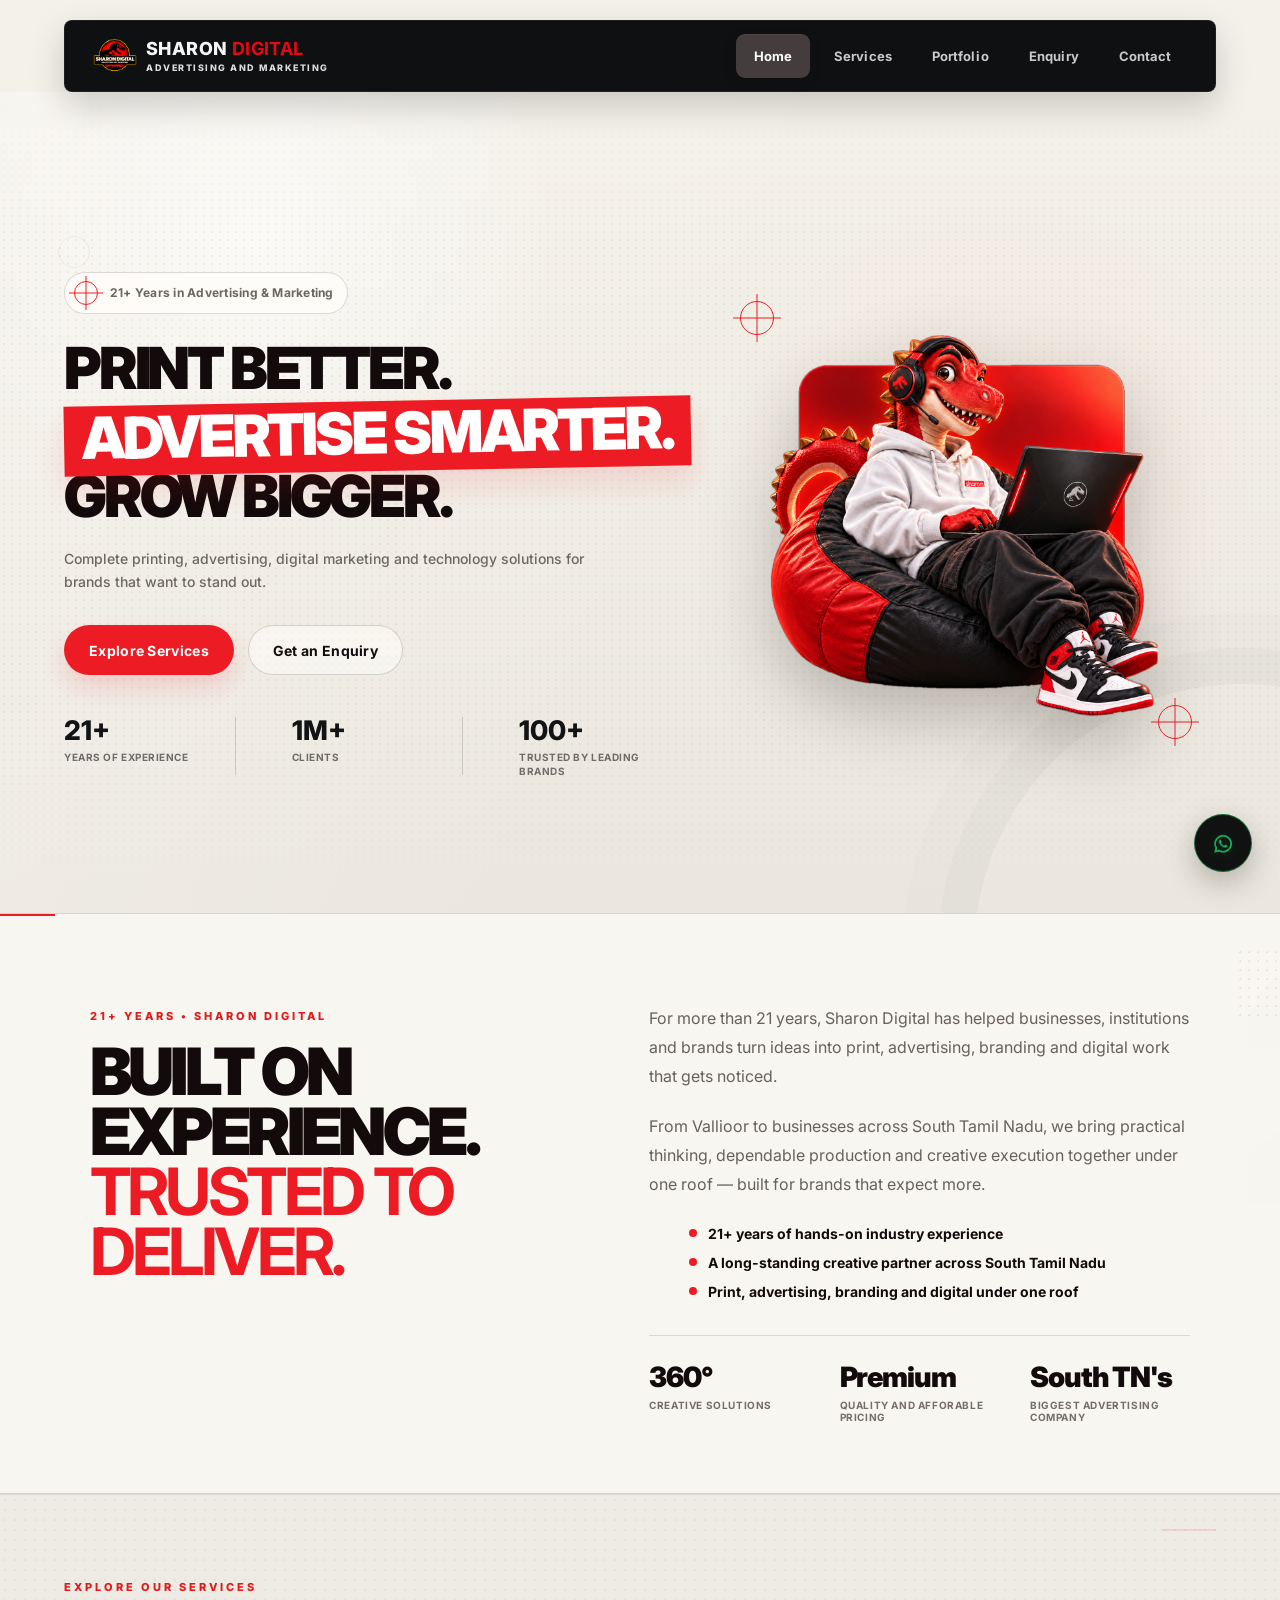
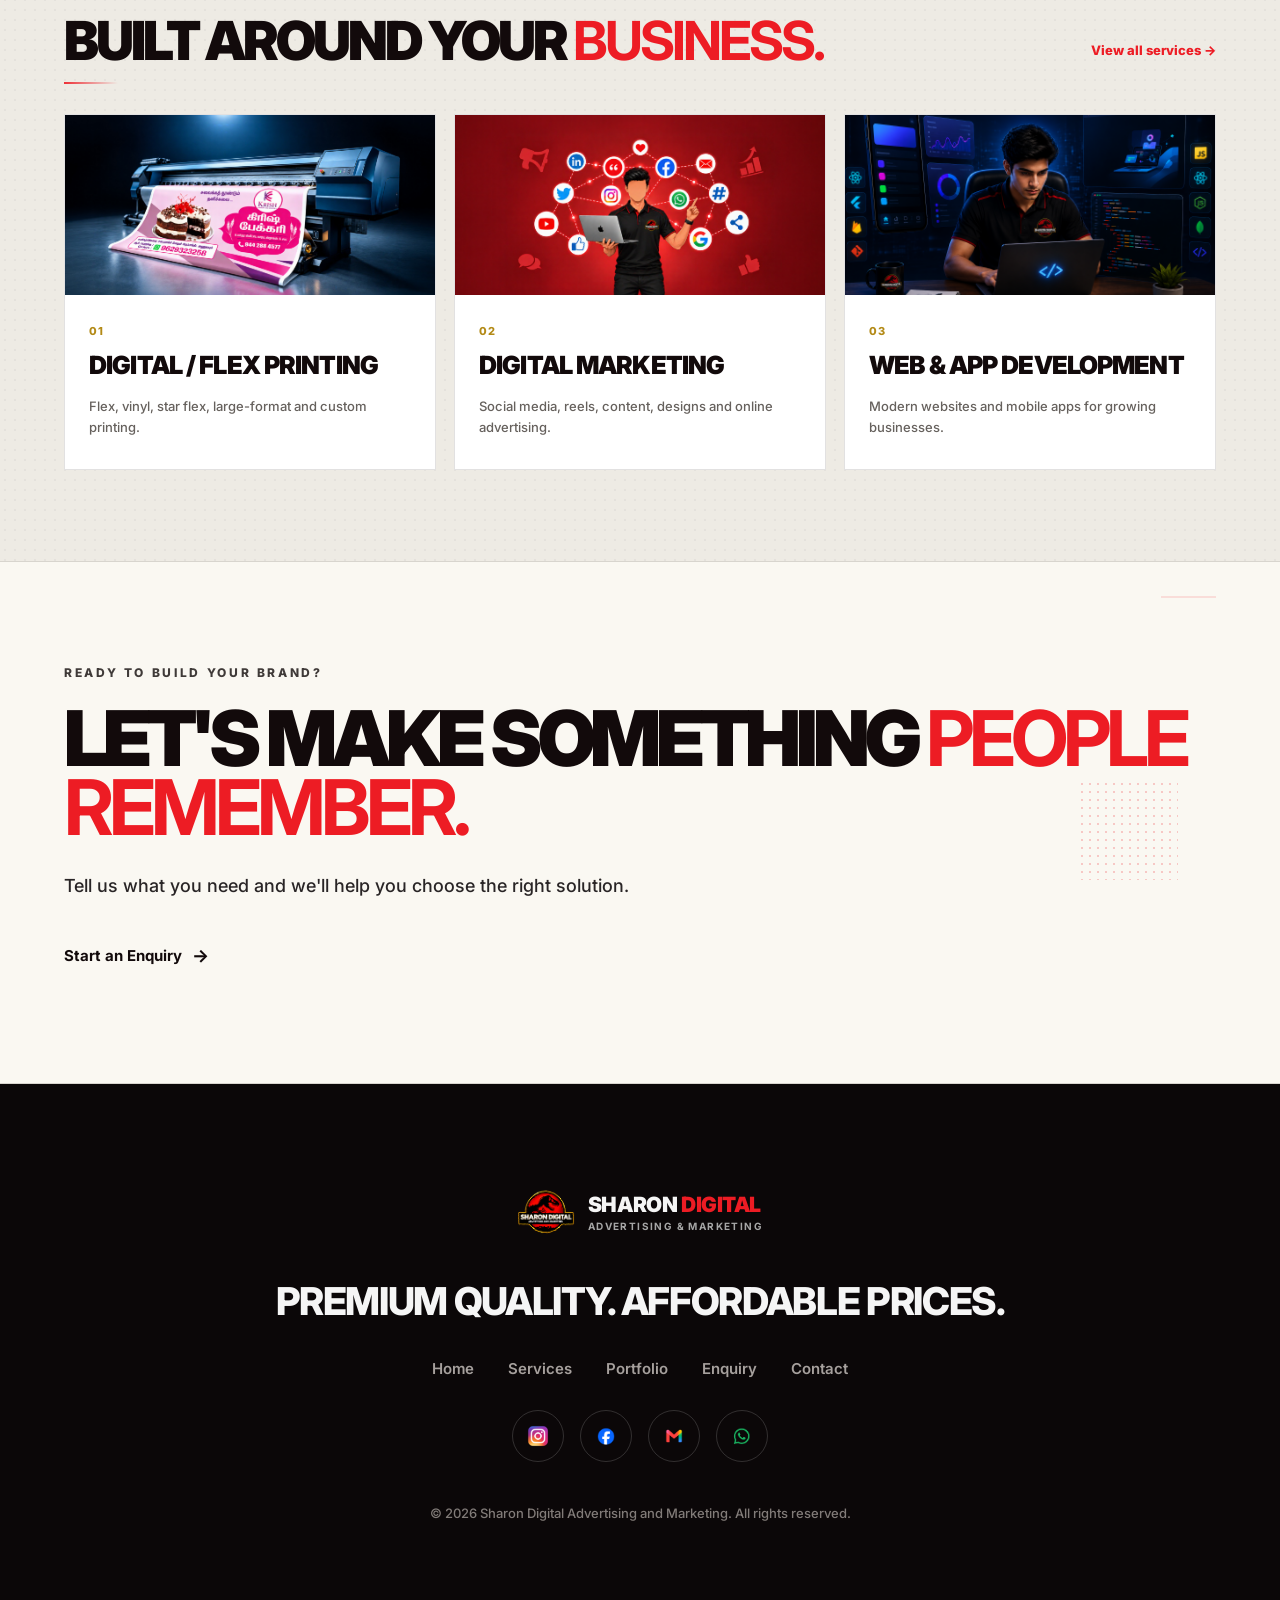
<file: index.html>
<!doctype html>
<html lang="en">
<head>
<meta charset="utf-8">
<meta name="viewport" content="width=device-width, initial-scale=1">
<meta name="description" content="Sharon Digital Advertising and Marketing in Vallioor, Tirunelveli, offers flex printing, banner printing, digital printing, visiting cards, signage, graphic design and digital marketing.">
<title>Sharon Digital | Advertising & Marketing</title>
<meta name="robots" content="index, follow">
<meta name="author" content="Sharon Digital Advertising and Marketing">
<meta name="keywords" content="Sharon Digital Vallioor, Sharon Digital Advertising and Marketing, Sharon Digital Vallioor Tirunelveli, Sharon Digital near me, Advertising agency in Vallioor, Printing shop in Vallioor, Flex printing Vallioor, Banner printing Tirunelveli, Visiting card printing Vallioor, Digital printing Vallioor, Offset printing Tirunelveli, Wedding invitation printing Vallioor, Photo printing Vallioor, Vinyl sticker printing Vallioor, Poster printing Vallioor, Brochure printing Tirunelveli, Digital marketing Vallioor, Digital marketing near me, Digital marketing agency Vallioor, Digital marketing services Tirunelveli, Social media marketing Vallioor, Social media design Vallioor, Graphic design Vallioor, Logo design Vallioor, Business branding Vallioor, Online advertising agency Tirunelveli, Advertising agency in Tirunelveli, Sign board makers Vallioor, LED board makers Tirunelveli, Hoarding advertising Tirunelveli, Shop name board Vallioor, Promotional banner design Vallioor, School and college banner printing Tirunelveli">
<link rel="canonical" href="https://www.sharondigital.in/">
<link rel="stylesheet" href="assets/style.css">
<link rel="icon" type="image/png" href="/assets/images/favicon.png">

<script type="application/ld+json">
{
  "@context": "https://schema.org",
  "@type": "WebSite",
  "name": "Sharon Digital",
  "alternateName": "Sharon Digital Advertising and Marketing",
  "url": "https://www.sharondigital.in/"
}
</script>
<script type="application/ld+json">
{
  "@context": "https://schema.org",
  "@type": "Organization",
  "name": "Sharon Digital",
  "url": "https://www.sharondigital.in/",
  "logo": "https://www.sharondigital.in/assets/images/logo.png"
}
</script>

<meta property="og:site_name" content="Sharon Digital">
<style>

/* =========================================================
   HOME HERO — MERGED FROM CLAUDE HERO REFERENCE
   Only the first/home hero is changed. Existing site pages
   remain on the current Sharon Digital system.
========================================================= */
.home-page{
  --home-paper:#f4f1e9;
  --home-paper-2:#ebe7de;
  --home-ink:#120a0b;
  --home-muted:#6d6862;
  --home-red:#ed1c24;
  background:var(--home-paper);
  color:var(--home-ink);
}
.home-page .nav{
  background:rgba(244,241,233,.92);
  border-bottom:1px solid rgba(18,10,11,.10);
  backdrop-filter:blur(16px) saturate(135%);
}
.home-page .nav .brand span{color:var(--home-ink)!important;font-weight:800}
.home-page .nav .brand b{color:var(--home-red)!important}
.home-page .nav .brand small{color:#FFFFFF!important}
.home-page .nav nav a{color:var(--home-ink)}
.home-page .nav nav a.active,.home-page .nav nav a:hover{color:var(--home-red)}
.home-page .nav nav a.active:after{background:var(--home-red)}

.home-page .home-hero{
  position:relative;
  min-height:calc(100svh - 78px);
  display:grid;
  place-items:center;
  overflow:hidden;
  isolation:isolate;
  background:linear-gradient(180deg,var(--home-paper),var(--home-paper-2));
}
.home-page .home-hero .halftone{
  position:absolute;
  inset:0;
  z-index:-2;
  pointer-events:none;
  opacity:.72;
  background-image:radial-gradient(rgba(18,10,11,.075) 1px,transparent 1.35px);
  background-size:8px 8px;
  -webkit-mask-image:linear-gradient(180deg,transparent 0%,#000 18%,#000 78%,transparent 100%);
  mask-image:linear-gradient(180deg,transparent 0%,#000 18%,#000 78%,transparent 100%);
}
.home-page .home-hero::before{
  content:"";
  position:absolute;
  inset:0;
  z-index:-3;
  pointer-events:none;
  background:
    radial-gradient(circle at 78% 44%,rgba(237,28,36,.045),transparent 24%),
    radial-gradient(circle at 20% 18%,rgba(255,255,255,.60),transparent 25%),
    linear-gradient(115deg,rgba(255,255,255,.28),transparent 55%);
}
.home-page .home-hero::after{
  content:"";
  position:absolute;
  width:42vw;height:42vw;
  right:-18vw;bottom:-24vw;
  border-radius:50%;
  border:1px solid rgba(18,10,11,.045);
  box-shadow:0 0 0 35px rgba(18,10,11,.018),0 0 0 70px rgba(18,10,11,.012);
  z-index:-1;
  pointer-events:none;
}
.home-page .home-hero-layout{
  width:min(1500px,90vw);
  display:grid;
  grid-template-columns:1.05fr .95fr;
  align-items:center;
  gap:40px;
  position:relative;
  z-index:2;
  padding:40px 0;
}
.home-page .home-hero-layout::before,
.home-page .home-hero-layout::after{
  content:"";
  position:absolute;
  pointer-events:none;
  color:rgba(18,10,11,.055);
}
.home-page .home-hero-layout::before{
  width:32px;height:32px;
  left:-6px;top:1%;
  border:1px solid currentColor;
  border-radius:50%;
  box-shadow:0 0 0 12px transparent;
}
.home-page .home-hero-layout::after{
  width:1px;height:90%;
  right:12%;
  top:5%;
  background:linear-gradient(transparent,currentColor,transparent);
}
.home-page .home-copy{position:relative;z-index:3}
.home-page .home-badge{
  display:inline-flex;
  align-items:center;
  gap:12px;
  padding:8px 13px 8px 9px;
  border:1px solid rgba(18,10,11,.14);
  border-radius:999px;
  background:rgba(255,253,249,.82);
  color:#6c665f;
  font-size:12px;
  font-weight:700;
  letter-spacing:.02em;
}
.home-page .home-badge .regmark{
  width:24px;height:24px;
  border:1.3px solid var(--home-red);
  border-radius:50%;
  position:relative;
  flex:0 0 auto;
}
.home-page .home-badge .regmark::before,
.home-page .home-badge .regmark::after{
  content:"";position:absolute;background:var(--home-red);
}
.home-page .home-badge .regmark::before{left:50%;top:-6px;bottom:-6px;width:1px;transform:translateX(-50%)}
.home-page .home-badge .regmark::after{top:50%;left:-6px;right:-6px;height:1px;transform:translateY(-50%)}

.home-page .home-title{
  margin:28px 0 0;
  max-width:760px;
  color:var(--home-ink);
  font-family:Inter,Arial,sans-serif;
  font-size:clamp(55px,6.2vw,100px);
  line-height:.89;
  letter-spacing:-.055em;
  font-weight:900;
  text-transform:uppercase;
}
.home-page .home-title .line{display:block;white-space:nowrap}
.home-page .home-title .stamp{
  display:inline-block;
  margin-top:6px;
  padding:6px 18px 11px;
  background:var(--home-red);
  color:#fff;
  transform:rotate(-1.05deg);
  box-shadow:0 16px 28px rgba(237,28,36,.12);
}
.home-page .home-description{
  max-width:560px;
  margin:30px 0 0;
  color:var(--home-muted);
  font-size:16px;
  line-height:1.7;
  font-weight:500;
}
.home-page .home-hero .actions{
  display:flex;
  flex-wrap:wrap;
  gap:14px;
  margin-top:32px;
}
.home-page .home-hero .actions .btn{
  position:relative;
  display:inline-flex;
  align-items:center;
  justify-content:center;
  min-height:50px;
  padding:14px 24px;
  border-radius:999px;
  font-family:Inter,Arial,sans-serif;
  font-size:14px;
  font-weight:700;
  border:1px solid transparent;
  overflow:hidden;
  transition:transform .3s cubic-bezier(.16,.84,.32,1),box-shadow .3s ease,border-color .3s ease;
}
.home-page .home-hero .actions .btn.primary{
  color:#fff;
  background:var(--home-red);
  box-shadow:0 12px 24px rgba(237,28,36,.16);
}
.home-page .home-hero .actions .btn.primary:hover{transform:translateY(-2px);box-shadow:0 18px 32px rgba(237,28,36,.22)}
.home-page .home-hero .actions .btn.ghost{
  color:var(--home-ink);
  background:rgba(255,253,249,.55);
  border-color:rgba(18,10,11,.16);
}
.home-page .home-hero .actions .btn.ghost:hover{transform:translateY(-2px);border-color:var(--home-ink)}

.home-page .home-hero .home-stats{
  display:flex;
  gap:0;
  margin-top:42px;
}
.home-page .home-hero .home-stat{
  padding-right:28px;
  margin-right:28px;
  border-right:1px solid rgba(18,10,11,.13);
}
.home-page .home-hero .home-stat:last-child{border-right:0;margin-right:0;padding-right:0}
.home-page .home-hero .home-stat strong{
  display:block;
  font-family:Inter,Arial,sans-serif;
  font-size:30px;
  line-height:1;
  font-weight:800;
  color:var(--home-ink);
}
.home-page .home-hero .home-stat span{
  display:block;
  margin-top:7px;
  color:#706a64;
  font-size:10.5px;
  line-height:1.3;
  font-weight:700;
  letter-spacing:.04em;
  text-transform:uppercase;
}

.home-page .home-visual{
  position:relative;
  display:grid;
  place-items:center;
  min-height:510px;
}
.home-page .home-visual-plate{
  display:none !important;
}
.home-page .home-visual-plate::before{
  content:"";
  position:absolute;
  inset:0;
  opacity:.55;
  background-image:radial-gradient(rgba(244,241,233,.13) 1px,transparent 1.35px);
  background-size:10px 10px;
}
.home-page .home-visual-ring{
  position:absolute;
  width:63%;
  aspect-ratio:1/1;
  border:1px dashed rgba(18,10,11,.25);
  border-radius:50%;
  animation:sd-home-ring 28s linear infinite;
}
@keyframes sd-home-ring{to{transform:rotate(360deg)}}
.home-page .home-dino{
  position:relative;
  z-index:3;
  width:min(96%,570px);
  filter:drop-shadow(0 28px 34px rgba(18,10,11,.25));
  animation:sd-home-dino 5.8s ease-in-out infinite;
}
@keyframes sd-home-dino{
  0%,100%{transform:translate3d(0,0,0)}
  50%{transform:translate3d(0,-7px,0)}
}
.home-page .home-reg{
  position:absolute;
  width:34px;height:34px;
  border:1.3px solid var(--home-red);
  border-radius:50%;
  color:var(--home-red);
  z-index:4;
}
.home-page .home-reg::before,
.home-page .home-reg::after{
  content:"";position:absolute;background:currentColor;
}
.home-page .home-reg::before{left:50%;top:-8px;bottom:-8px;width:1px;transform:translateX(-50%)}
.home-page .home-reg::after{top:50%;left:-8px;right:-8px;height:1px;transform:translateY(-50%)}
.home-page .home-reg.r1{top:6%;left:2%}
.home-page .home-reg.r2{bottom:8%;right:0}
.home-page .home-scroll{
  position:absolute;
  left:5vw;
  bottom:20px;
  display:flex;
  align-items:center;
  gap:10px;
  color:#77716a;
  font-size:10px;
  font-weight:700;
  letter-spacing:.14em;
  text-transform:uppercase;
}
.home-page .home-scroll i{
  width:1px;height:34px;
  background:linear-gradient(var(--home-ink),transparent);
  position:relative;overflow:hidden;
}
.home-page .home-scroll i::after{
  content:"";position:absolute;top:-34px;left:0;width:100%;height:100%;
  background:var(--home-red);
  animation:sd-home-scroll 2.2s ease-in-out infinite;
}
@keyframes sd-home-scroll{0%{transform:translateY(0)}100%{transform:translateY(68px)}}

/* Home intro / trust section */
.home-page .home-intro{
  padding:120px 7vw 110px;
  display:grid;
  grid-template-columns:.95fr 1.05fr;
  gap:70px;
  background:var(--home-paper);
  position:relative;
  overflow:hidden;
}
.home-page .home-intro::before{
  content:"21+";
  position:absolute;
  right:-2vw;
  bottom:-8vw;
  font:900 clamp(180px,26vw,420px)/.8 Inter,Arial,sans-serif;
  letter-spacing:-.08em;
  color:rgba(18,10,11,.035);
  pointer-events:none;
}
.home-page .home-intro h2{
  margin:18px 0 0;
  max-width:760px;
  color:var(--home-ink);
  font:900 clamp(44px,5.1vw,82px)/.92 Inter,Arial,sans-serif;
  letter-spacing:-.055em;
  text-transform:uppercase;
}
.home-page .home-intro h2 strong{color:var(--home-red)}
.home-page .home-intro-copy{position:relative;z-index:2;align-self:center}
.home-page .home-intro-copy p{
  max-width:680px;
  margin:0 0 22px;
  color:#67615b;
  font-size:16px;
  line-height:1.8;
}
.home-page .home-intro-list{display:flex;flex-direction:column;gap:12px;margin-top:26px}
.home-page .home-intro-list li{
  display:flex;align-items:center;gap:11px;
  color:var(--home-ink);font-size:14px;font-weight:700;
}
.home-page .home-intro-list li i{
  width:8px;height:8px;border-radius:50%;background:var(--home-red);flex:0 0 auto;
}
.home-page .home-trust-strip{
  display:grid;
  grid-template-columns:repeat(4,1fr);
  border-top:1px solid rgba(18,10,11,.12);
  margin-top:45px;
  padding-top:28px;
  gap:18px;
}
.home-page .home-trust-strip strong{display:block;font-size:28px;font-weight:900;letter-spacing:-.04em}
.home-page .home-trust-strip span{display:block;margin-top:5px;font-size:10px;font-weight:700;letter-spacing:.06em;text-transform:uppercase;color:#756e67}
.home-page .home-section-head h2,
.home-page .home-cta h2{
  font-family:Inter,Arial,sans-serif;
  font-weight:900;
  letter-spacing:-.055em;
}
.home-page .home-services{background:#ece8df}
.home-page .home-services .home-feature-card h3{font-family:Inter,Arial,sans-serif;font-weight:800}

@media (max-width:1000px){
  .home-page .home-hero-layout{grid-template-columns:1fr;gap:20px}
  .home-page .home-copy{padding-top:30px}
  .home-page .home-visual{min-height:430px;order:2}
  .home-page .home-title{font-size:clamp(54px,9vw,86px)}
  .home-page .home-intro{grid-template-columns:1fr;gap:25px}
  .home-page .home-trust-strip{grid-template-columns:repeat(2,1fr)}
}
@media (max-width:640px){
  .home-page .home-hero{min-height:calc(100svh - 76px)}
  .home-page .home-hero-layout{width:88vw;padding:34px 0 60px}
  .home-page .home-title{font-size:clamp(42px,12.8vw,72px);letter-spacing:-.06em}
  .home-page .home-title .line{white-space:normal}
  .home-page .home-description{font-size:14px}
  .home-page .home-hero .actions{flex-direction:column;align-items:stretch}
  .home-page .home-hero .actions .btn{width:100%}
  .home-page .home-hero .home-stats{flex-wrap:wrap;gap:18px 0}
  .home-page .home-hero .home-stat{min-width:33%;padding-right:12px;margin-right:12px}
  .home-page .home-hero .home-stat strong{font-size:24px}
  .home-page .home-hero .home-stat span{font-size:8px}
  .home-page .home-visual{min-height:360px}
  .home-page .home-visual-plate{width:94%;border-radius:22px}
  .home-page .home-dino{width:108%}
  .home-page .home-scroll{display:none}
  .home-page .home-trust-strip{grid-template-columns:1fr 1fr}
}
@media (prefers-reduced-motion:reduce){
  .home-page .home-visual-ring,
  .home-page .home-dino,
  .home-page .home-scroll i::after{animation:none!important}
}

</style>

<style>
/* =========================================================
   HOME END CARD — MATCH REFERENCE LAYOUT
   ========================================================= */
.home-page .premium-reference-footer {
  position: relative !important;
  width: 100% !important;
  min-height: 530px !important;
  box-sizing: border-box !important;
  padding: 116px 24px 54px !important;
  margin: 0 !important;
  background: #0b0708 !important;
  color: #f5f5f5 !important;
  border: 0 !important;
  overflow: hidden !important;
  text-align: center !important;
}

.home-page .premium-reference-footer::before {
  content: "";
  position: absolute;
  inset: 0;
  pointer-events: none;
  background-image: radial-gradient(
    rgba(255,255,255,.075) 1px,
    transparent 1.35px
  );
  background-size: 9px 9px;
  opacity: .48;
}

.home-page .premium-reference-footer .footer-main {
  position: relative !important;
  z-index: 2 !important;
  max-width: 1200px !important;
  margin: 0 auto !important;
  display: flex !important;
  flex-direction: column !important;
  align-items: center !important;
  gap: 0 !important;
}

.home-page .premium-reference-footer .footer-about {
  max-width: none !important;
  width: 100% !important;
  display: flex !important;
  flex-direction: column !important;
  align-items: center !important;
}

.home-page .premium-reference-footer .footer-brand {
  display: flex !important;
  align-items: center !important;
  justify-content: center !important;
  gap: 13px !important;
  margin: 0 0 38px !important;
  padding: 0 !important;
  text-decoration: none !important;
}

.home-page .premium-reference-footer .footer-brand img {
  width: 58px !important;
  height: 58px !important;
  object-fit: contain !important;
}

.home-page .premium-reference-footer .footer-brand b {
  display: block !important;
  color: #f5f5f5 !important;
  font-size: 21px !important;
  line-height: 1 !important;
  font-weight: 900 !important;
  letter-spacing: -.02em !important;
  text-align: left !important;
}

.home-page .premium-reference-footer .footer-brand b span {
  color: #ed1c24 !important;
}

.home-page .premium-reference-footer .footer-brand small {
  display: block !important;
  margin-top: 6px !important;
  color: #a6a6a6 !important;
  font-size: 10px !important;
  line-height: 1 !important;
  font-weight: 700 !important;
  letter-spacing: .14em !important;
  text-align: left !important;
}

.home-page .premium-reference-footer .footer-about > p {
  margin: 0 0 38px !important;
  max-width: none !important;
  color: #f5f5f5 !important;
  font-size: clamp(29px, 3vw, 43px) !important;
  line-height: 1.12 !important;
  font-weight: 800 !important;
  letter-spacing: -.035em !important;
  text-transform: uppercase !important;
}

.home-page .premium-reference-footer .reference-footer-nav {
  display: flex !important;
  align-items: center !important;
  justify-content: center !important;
  gap: 34px !important;
  margin: 0 0 34px !important;
  padding: 0 !important;
}

.home-page .premium-reference-footer .reference-footer-nav a {
  color: #a6a09d !important;
  font-size: 15px !important;
  line-height: 1 !important;
  font-weight: 600 !important;
  text-decoration: none !important;
  transition: color .25s ease !important;
}

.home-page .premium-reference-footer .reference-footer-nav a:hover {
  color: #f5f5f5 !important;
}

.home-page .premium-reference-footer .reference-footer-social {
  display: flex !important;
  align-items: center !important;
  justify-content: center !important;
  gap: 16px !important;
  margin: 0 0 42px !important;
}

.home-page .premium-reference-footer .reference-footer-social a {
  width: 52px !important;
  height: 52px !important;
  box-sizing: border-box !important;
  border: 1px solid rgba(255,255,255,.16) !important;
  border-radius: 50% !important;
  display: flex !important;
  align-items: center !important;
  justify-content: center !important;
  background: transparent !important;
  text-decoration: none !important;
  overflow: hidden !important;
}

.home-page .premium-reference-footer .reference-footer-social img {
  width: 24px !important;
  height: 24px !important;
  object-fit: contain !important;
  filter: none !important;
  opacity: 1 !important;
}

.home-page .premium-reference-footer .reference-footer-social a:hover {
  border-color: rgba(255,255,255,.38) !important;
}

.home-page .premium-reference-footer .footer-bottom {
  width: 100% !important;
  max-width: none !important;
  margin: 0 !important;
  padding: 0 !important;
  border: 0 !important;
  display: flex !important;
  align-items: center !important;
  justify-content: center !important;
}

.home-page .premium-reference-footer .footer-bottom small {
  color: #817b78 !important;
  font-size: 13px !important;
  line-height: 1.4 !important;
  letter-spacing: 0 !important;
  font-weight: 500 !important;
}

.home-page .premium-reference-footer .footer-links-col,
.home-page .premium-reference-footer .footer-contact-col {
  display: none !important;
}

@media (max-width: 640px) {
  .home-page .premium-reference-footer {
    min-height: 500px !important;
    padding: 82px 18px 38px !important;
  }

  .home-page .premium-reference-footer .footer-about > p {
    max-width: 340px !important;
    font-size: 27px !important;
  }

  .home-page .premium-reference-footer .reference-footer-nav {
    gap: 18px !important;
    flex-wrap: wrap !important;
    max-width: 340px !important;
  }

  .home-page .premium-reference-footer .reference-footer-nav a {
    font-size: 13px !important;
  }

  .home-page .premium-reference-footer .footer-bottom small {
    font-size: 11px !important;
  }
}
</style>

</head>

<body class="home-page">
<header class="nav">
  <a class="brand" href="index.html" aria-label="Sharon Digital Home">
    <img src="assets/images/logo.png" alt="Sharon Digital logo">
    <span>SHARON <b>DIGITAL</b><small>ADVERTISING AND MARKETING</small></span>
  </a>

  <button class="menu" aria-label="Open navigation menu">☰</button>

  <nav aria-label="Primary navigation">
    <a class="active" href="index.html">Home</a>
    <a href="services.html">Services</a>
    <a href="portfolio.html">Portfolio</a>
    <a href="enquiry.html">Enquiry</a>
    <a href="contact.html">Contact</a>
  </nav>


</header>

<main>
  <section class="home-hero" aria-label="Sharon Digital introduction">
    <div class="halftone"></div>
    <div class="home-hero-layout">
      <div class="home-copy">
        <span class="home-badge"><span class="regmark"></span> 21+ Years in Advertising &amp; Marketing</span>

        <h1 class="home-title">
          <span class="line">Print better.</span>
          <span class="line stamp">Advertise smarter.</span>
          <span class="line">Grow bigger.</span>
        </h1>

        <p class="home-description">
          Complete printing, advertising, digital marketing and technology solutions for brands that want to stand out.
        </p>

        <div class="actions">
          <a class="btn primary" href="services.html"><span>Explore Services</span></a>
          <a class="btn ghost" href="enquiry.html"><span>Get an Enquiry</span></a>
        </div>

        <div class="home-stats" aria-label="Company statistics">
          <div class="home-stat"><strong>21+</strong><span>Years of Experience</span></div>
          <div class="home-stat"><strong>1M+</strong><span>Clients</span></div>
          <div class="home-stat"><strong>100+</strong><span>Trusted by Leading Brands</span></div>
        </div>
      </div>

      <div class="home-visual" aria-hidden="true">
        <div class="home-visual-plate"></div>
        <div class="home-visual-ring"></div>
        <span class="regmark home-reg r1"></span>
        <span class="regmark home-reg r2"></span>
        <img class="home-dino" src="assets/images/dino-home.png" alt="">
      </div>
    </div>
  </section>

  <section class="home-intro">
    <div>
      <span class="eyebrow red">21+ YEARS • SHARON DIGITAL</span>
      <h2>BUILT ON EXPERIENCE.<br><strong>TRUSTED TO DELIVER.</strong></h2>
    </div>
    <div class="home-intro-copy">
      <p>
        For more than 21 years, Sharon Digital has helped businesses, institutions and brands turn ideas into print, advertising, branding and digital work that gets noticed.
      </p>
      <p>
        From Vallioor to businesses across South Tamil Nadu, we bring practical thinking, dependable production and creative execution together under one roof — built for brands that expect more.
      </p>
      <ul class="home-intro-list">
        <li><i></i>21+ years of hands-on industry experience</li>
        <li><i></i>A long-standing creative partner across South Tamil Nadu</li>
        <li><i></i>Print, advertising, branding and digital under one roof</li>
      </ul>
      <div class="home-trust-strip" aria-label="Sharon Digital experience highlights">
        <div><strong>360°</strong><span>Creative Solutions</span></div>
        <div><strong>Premium</strong><span>Quality and Afforable Pricing</span></div>
        <div><strong>South TN's</strong><span>Biggest Advertising Company</span></div>
      </div>
    </div>
  </section>

  <section class="home-services">
    <div class="home-section-head">
      <div>
        <span class="eyebrow red">EXPLORE OUR SERVICES</span>
        <h2>BUILT AROUND YOUR <strong>BUSINESS.</strong></h2>
      </div>
      <a class="home-text-link" href="services.html">View all services →</a>
    </div>

    <div class="home-featured-grid">
      <a class="home-feature-card" href="services.html#digital-flex">
        <img src="assets/images/flex-printing.png" alt="Digital and flex printing">
        <div>
          <span>01</span>
          <h3>Digital / Flex Printing</h3>
          <p>Flex, vinyl, star flex, large-format and custom printing.</p>
        </div>
      </a>

      <a class="home-feature-card" href="services.html#digital-marketing">
        <img src="assets/images/digital-marketing.png" alt="Digital marketing">
        <div>
          <span>02</span>
          <h3>Digital Marketing</h3>
          <p>Social media, reels, content, designs and online advertising.</p>
        </div>
      </a>

      <a class="home-feature-card" href="services.html#web-app">
        <img src="assets/images/web-app.png" alt="Web and app development">
        <div>
          <span>03</span>
          <h3>Web &amp; App Development</h3>
          <p>Modern websites and mobile apps for growing businesses.</p>
        </div>
      </a>
    </div>
  </section>
<section class="home-cta">
    <span class="eyebrow">READY TO BUILD YOUR BRAND?</span>
    <h2>LET'S MAKE SOMETHING <strong>PEOPLE REMEMBER.</strong></h2>
    <p>Tell us what you need and we'll help you choose the right solution.</p>
    <a class="home-action primary" href="enquiry.html">
      <span>Start an Enquiry</span>
      <span class="home-action-arrow">→</span>
    </a>
  </section>
</main>

<footer class="site-footer premium-reference-footer">
  <div class="footer-main">
    <div class="footer-about">
      <a class="footer-brand" href="index.html" aria-label="Sharon Digital Home">
        <img src="assets/images/logo.png" alt="Sharon Digital logo">
        <div>
          <b>SHARON <span>DIGITAL</span></b>
          <small>ADVERTISING &amp; MARKETING</small>
        </div>
      </a>

      <p>PREMIUM QUALITY. AFFORDABLE PRICES.</p>
    </div>

    <nav class="reference-footer-nav" aria-label="Footer navigation">
      <a href="index.html">Home</a>
      <a href="services.html">Services</a>
      <a href="portfolio.html">Portfolio</a>
      <a href="enquiry.html">Enquiry</a>
      <a href="contact.html">Contact</a>
    </nav>

    <div class="reference-footer-social">
      <a aria-label="Instagram" href="https://www.instagram.com/sharondigital.in" target="_blank" rel="noopener noreferrer">
        <img src="assets/images/instagram-logo.png" alt="Instagram">
      </a>
      <a aria-label="Facebook" href="https://www.facebook.com/francis.sahayaraj" target="_blank" rel="noopener noreferrer">
        <img src="assets/images/facebook-logo.png" alt="Facebook">
      </a>
      <a aria-label="Send email" href="mailto:sharondigitalvallioor@gmail.com">
        <img src="assets/images/gmail-logo.png" alt="Email">
      </a>
      <a aria-label="Chat on WhatsApp" href="https://wa.me/919659331000" target="_blank" rel="noopener noreferrer">
        <img src="assets/images/whatsapp-logo.png" alt="WhatsApp">
      </a>
    </div>

    <div class="footer-bottom">
      <small>© 2026 Sharon Digital Advertising and Marketing. All rights reserved.</small>
    </div>
  </div>
</footer>

<a class="floatWA" href="https://wa.me/919659331000?text=Hi%20Sharon%20Digital%2C%20I%27d%20like%20to%20enquire%20about%20your%20services." target="_blank" rel="noopener noreferrer" aria-label="Chat on WhatsApp">
  <span class="floatWA-icon" aria-hidden="true"><img src="assets/images/whatsapp-logo.png" alt=""></span>
  <span class="floatWA-label">Chat on WhatsApp</span>
</a>

<script src="assets/app.js"></script>
</body>
</html>
<style>
/* PREMIUM NAVBAR BRAND COLORS */
.home-page .nav .brand span {
  color: #F5F5F5 !important;
  font-weight: 800 !important;
}

.home-page .nav .brand b {
  color: #E50914 !important;
}

.home-page .nav .brand small {
  color: #ffffff !important;
}
</style>
<style>
/* PREMIUM END CARD */
.home-page .site-footer {
  background: #0b0708 !important;
  color: #f5f5f5 !important;
  padding: 100px 6vw 30px !important;
  text-align: center !important;
  position: relative;
  overflow: hidden;
}

.home-page .site-footer::before {
  content: "";
  position: absolute;
  inset: 0;
  pointer-events: none;
  opacity: .25;
  background-image: radial-gradient(
    rgba(255,255,255,.12) 1px,
    transparent 1.4px
  );
  background-size: 9px 9px;
}

.home-page .footer-main {
  position: relative;
  z-index: 2;
  display: flex !important;
  flex-direction: column !important;
  align-items: center !important;
  text-align: center !important;
  max-width: 1200px;
  margin: auto;
}

.home-page .footer-about {
  display: flex !important;
  flex-direction: column !important;
  align-items: center !important;
}

.home-page .footer-brand {
  display: flex !important;
  align-items: center !important;
  gap: 16px !important;
  margin-bottom: 28px;
  text-decoration: none;
}

.home-page .footer-brand img {
  width: 60px !important;
  height: 60px !important;
  object-fit: contain;
}

.home-page .footer-brand b {
  color: #f5f5f5 !important;
  font-size: 22px !important;
  font-weight: 900 !important;
}

.home-page .footer-brand b span {
  color: #e50914 !important;
}

.home-page .footer-brand small {
  display: block;
  margin-top: 5px;
  color: #a6a6a6 !important;
  font-size: 10px !important;
  font-weight: 700 !important;
  letter-spacing: .15em;
}

.home-page .footer-about > p {
  color: #f5f5f5 !important;
  font-size: clamp(26px, 3vw, 44px) !important;
  font-weight: 800 !important;
  text-transform: uppercase;
  margin: 0 0 35px !important;
}

.home-page .footer-links-col,
.home-page .footer-contact-col {
  display: none !important;
}

.home-page .footer-bottom {
  position: relative;
  z-index: 2;
  display: flex !important;
  flex-direction: column !important;
  align-items: center !important;
  gap: 10px !important;
  margin-top: 35px !important;
  border: 0 !important;
}

.home-page .footer-bottom small {
  color: #8f8a87 !important;
}

.home-page .footer-bottom span {
  color: #706b68 !important;
  font-size: 10px !important;
  letter-spacing: .08em;
}
/* =========================================================
   CHANGE 2 — EXPLORE OUR SERVICES
   Clean 3-column alignment + matching image ratio
   ========================================================= */

.home-page .home-services {
  padding: 105px 5vw 110px !important;
  background: #f4f1e9 !important;
  overflow: hidden !important;
}

.home-page .home-services .home-section-head {
  width: min(1708px, 100%) !important;
  margin: 0 auto 48px !important;
  display: flex !important;
  align-items: flex-end !important;
  justify-content: space-between !important;
  gap: 30px !important;
}

.home-page .home-services .home-section-head > div {
  min-width: 0 !important;
}

.home-page .home-services .home-section-head .eyebrow {
  display: block !important;
  margin-bottom: 22px !important;
}

.home-page .home-services .home-section-head h2 {
  margin: 0 !important;
  font-size: clamp(48px, 4.2vw, 76px) !important;
  line-height: .94 !important;
  letter-spacing: -.055em !important;
  white-space: nowrap !important;
}

.home-page .home-services .home-section-head h2 strong {
  color: #ed1c24 !important;
}

.home-page .home-services .home-text-link {
  flex: 0 0 auto !important;
  margin-bottom: 8px !important;
  color: #ed1c24 !important;
  font-size: 13px !important;
  font-weight: 800 !important;
  text-decoration: none !important;
  white-space: nowrap !important;
}

.home-page .home-services .home-featured-grid {
  width: min(1708px, 100%) !important;
  margin: 0 auto !important;

  display: grid !important;
  grid-template-columns: repeat(3, minmax(0, 1fr)) !important;

  gap: 18px !important;
  align-items: stretch !important;
}

.home-page .home-services .home-feature-card {
  min-width: 0 !important;
  width: 100% !important;
  height: 100% !important;

  display: flex !important;
  flex-direction: column !important;

  background: #ffffff !important;
  border: 1px solid rgba(18,10,11,.12) !important;

  text-decoration: none !important;
  overflow: hidden !important;

  transition:
    transform .3s ease,
    box-shadow .3s ease,
    border-color .3s ease !important;
}

.home-page .home-services .home-feature-card:hover {
  transform: translateY(-5px) !important;
  box-shadow: 0 20px 45px rgba(18,10,11,.10) !important;
  border-color: rgba(18,10,11,.20) !important;
}

/* SAME IMAGE RATIO FOR ALL 3 CARDS */
.home-page .home-services .home-feature-card > img {
  display: block !important;
  width: 100% !important;

  aspect-ratio: 2.05 / 1 !important;

  height: auto !important;
  min-height: 0 !important;

  object-fit: cover !important;
  object-position: center !important;

  flex: 0 0 auto !important;
}

/* CARD CONTENT */
.home-page .home-services .home-feature-card > div {
  flex: 1 !important;
  display: flex !important;
  flex-direction: column !important;

  padding: 31px 24px 32px !important;
  background: #ffffff !important;
}

.home-page .home-services .home-feature-card > div > span {
  display: block !important;
  margin-bottom: 15px !important;

  color: #b38a16 !important;
  font-size: 11px !important;
  line-height: 1 !important;
  font-weight: 800 !important;
  letter-spacing: .08em !important;
}

.home-page .home-services .home-feature-card h3 {
  margin: 0 !important;

  color: #120a0b !important;
  font-size: 25px !important;
  line-height: 1.05 !important;
  font-weight: 900 !important;
  letter-spacing: -.035em !important;
  text-transform: uppercase !important;
}

.home-page .home-services .home-feature-card p {
  margin: 17px 0 0 !important;

  color: #66615d !important;
  font-size: 13px !important;
  line-height: 1.6 !important;
  font-weight: 500 !important;
}

/* TABLET */
@media (max-width: 1000px) {
  .home-page .home-services {
    padding: 80px 5vw 90px !important;
  }

  .home-page .home-services .home-section-head {
    align-items: flex-start !important;
    flex-direction: column !important;
    margin-bottom: 35px !important;
  }

  .home-page .home-services .home-section-head h2 {
    white-space: normal !important;
  }

  .home-page .home-services .home-featured-grid {
    grid-template-columns: repeat(2, minmax(0, 1fr)) !important;
  }
}

/* MOBILE */
@media (max-width: 640px) {
  .home-page .home-services {
    padding: 70px 6vw 80px !important;
  }

  .home-page .home-services .home-section-head {
    margin-bottom: 28px !important;
  }

  .home-page .home-services .home-section-head h2 {
    font-size: clamp(38px, 11vw, 56px) !important;
  }

  .home-page .home-services .home-featured-grid {
    grid-template-columns: 1fr !important;
    gap: 20px !important;
  }

  .home-page .home-services .home-feature-card > img {
    aspect-ratio: 2.05 / 1 !important;
  }

  .home-page .home-services .home-feature-card h3 {
    font-size: 23px !important;
  }
}
/* =========================================================
   CHANGE 3 — HOME CTA ALIGNMENT
   ========================================================= */

.home-page .home-cta {
  position: relative !important;
  width: 100% !important;
  box-sizing: border-box !important;

  padding: 105px 5vw 100px !important;
  margin: 0 !important;

  overflow: hidden !important;
  background: #f4f1e9 !important;
}

.home-page .home-cta .eyebrow {
  display: block !important;
  margin: 0 0 25px !important;

  color: #3f3a38 !important;
  font-size: 12px !important;
  line-height: 1 !important;
  font-weight: 800 !important;
  letter-spacing: .22em !important;
}

.home-page .home-cta h2 {
  position: relative !important;
  z-index: 2 !important;

  width: min(1350px, 100%) !important;
  max-width: 1350px !important;

  margin: 0 !important;

  font-size: clamp(52px, 6vw, 105px) !important;
  line-height: .9 !important;
  letter-spacing: -.065em !important;
  font-weight: 900 !important;

  color: #120a0b !important;
  text-transform: uppercase !important;

  overflow-wrap: normal !important;
  word-break: normal !important;
}

.home-page .home-cta h2 strong {
  color: #ed1c24 !important;
}

.home-page .home-cta p {
  position: relative !important;
  z-index: 2 !important;

  margin: 30px 0 0 !important;

  color: #292526 !important;
  font-size: 18px !important;
  line-height: 1.6 !important;
  font-weight: 500 !important;
}

.home-page .home-cta .home-action {
  position: relative !important;
  z-index: 2 !important;

  display: inline-flex !important;
  align-items: center !important;
  gap: 10px !important;

  margin-top: 28px !important;
  padding: 14px 0 !important;

  color: #120a0b !important;
  font-size: 15px !important;
  font-weight: 700 !important;

  text-decoration: none !important;
}

.home-page .home-cta .home-action-arrow {
  font-size: 18px !important;
  transition: transform .25s ease !important;
}

.home-page .home-cta .home-action:hover .home-action-arrow {
  transform: translateX(5px) !important;
}

/* Decorative dotted block on the right */
.home-page .home-cta::after {
  content: "" !important;
  position: absolute !important;

  width: 100px !important;
  height: 100px !important;

  right: 8vw !important;
  top: 42% !important;

  background-image: radial-gradient(
    #ed1c24 1.2px,
    transparent 1.5px
  ) !important;

  background-size: 8px 8px !important;
  opacity: .22 !important;

  pointer-events: none !important;
}

/* TABLET */
@media (max-width: 1000px) {
  .home-page .home-cta {
    padding: 85px 6vw 85px !important;
  }

  .home-page .home-cta h2 {
    width: 100% !important;
    max-width: 900px !important;
    font-size: clamp(48px, 8vw, 78px) !important;
  }

  .home-page .home-cta::after {
    right: 5vw !important;
  }
}

/* MOBILE */
@media (max-width: 640px) {
  .home-page .home-cta {
    padding: 70px 6vw 75px !important;
  }

  .home-page .home-cta h2 {
    font-size: clamp(42px, 12vw, 68px) !important;
    line-height: .92 !important;
  }

  .home-page .home-cta p {
    font-size: 15px !important;
  }

  .home-page .home-cta::after {
    width: 65px !important;
    height: 65px !important;
    right: 5vw !important;
    top: 52% !important;
  }
}
/* =========================================================
   PREMIUM SECTION SEPARATORS
   ========================================================= */

/* HERO → EXPERIENCE */
.home-page .home-hero {
  border-bottom: 1px solid #d8d5ce;
}

/* EXPERIENCE SECTION */
.home-page .home-intro {
  background: #f4f1e9;
  border-bottom: 1px solid #d8d5ce;
}

/* EXPERIENCE → SERVICES */
.home-page .home-services {
  background: #eeebe4;
  border-bottom: 1px solid #d8d5ce;
}

/* SERVICES → CTA */
.home-page .home-cta {
  background: #f4f1e9;
  border-bottom: 1px solid #d8d5ce;
}

/* CTA → END CARD */
.home-page .site-footer {
  border-top: 1px solid #d8d5ce;
}

/* subtle section accent line */
.home-page .home-intro::after,
.home-page .home-services::before,
.home-page .home-cta::before {
  content: "";
  position: absolute;
  width: 55px;
  height: 2px;
  background: #ed1c24;
}

/* Keep the sections visually tight */
.home-page .home-intro {
  padding-top: 90px;
  padding-bottom: 90px;
}

.home-page .home-services {
  padding-top: 90px;
  padding-bottom: 90px;
}

.home-page .home-cta {
  padding-top: 90px;
  padding-bottom: 90px;
}
/* =========================================================
   EXPLORE OUR SERVICES — VISIBLE DOTTED BACKGROUND
   ========================================================= */

.home-page .home-services {
  position: relative !important;
  overflow: hidden !important;
  background-color: #eeebe4 !important;

  background-image: radial-gradient(
    circle,
    rgba(18, 10, 11, 0.02) 1.2px,
    transparent 1.3px
  ) !important;

  background-size: 10px 10px !important;
  background-position: 0 0 !important;
}

/* Keep content above the dots */
.home-page .home-services > * {
  position: relative;
  z-index: 2;
}

/* Make sure the dots cover the whole section */
.home-page .home-services::after {
  content: "" !important;
  position: absolute !important;
  inset: 0 !important;
  z-index: 0 !important;
  pointer-events: none !important;

  background-image: radial-gradient(
    circle,
    rgba(18, 10, 11, 0.02) 1.1px,
    transparent 1.3px
  ) !important;

  background-size: 10px 10px !important;
}

/* Creamy white CTA */
.home-page .home-cta {
  background: #faf8f2 !important;
}
/* BUILT ON EXPERIENCE — WHITE BACKGROUND */
.home-page .home-intro {
  background: #f8f6f0 !important;
}
.home-page .home-trust-strip {
grid-template-columns: repeat(3, 1fr) !important;
  gap: 30px !important;
  align-items: start !important;
}

.home-page .home-trust-strip > div {
  min-width: 0;
  text-align: left;
}

.home-page .home-trust-strip > div {
  min-width: 0;
}

.home-page .home-trust-strip strong {
  white-space: nowrap;
}
/* FIX SECTION SPACING + ALIGNMENT */
.home-page .home-intro {
  padding: 90px 7vw 70px !important;
}

.home-page .home-trust-strip {
  margin-top: 35px !important;
  padding-top: 24px !important;
}

.home-page .home-services {
  padding-top: 85px !important;
  padding-bottom: 90px !important;
  border-top: 1px solid rgba(18,10,11,.08);
}

.home-page .home-section-head {
  margin-bottom: 38px !important;
}
</style>
<style>
/* MOBILE NAV FIX */
@media (max-width: 768px) {

  .home-page .nav {
    position: relative !important;
    z-index: 99999 !important;
    overflow: visible !important;
  }

  .home-page .nav .brand,
  .home-page .nav .menu {
    position: relative !important;
    z-index: 100001 !important;
  }

  .home-page .nav nav {
    position: absolute !important;
    top: calc(100% + 14px) !important;
    left: 0 !important;
    right: 0 !important;

    width: 100% !important;
    height: auto !important;
    min-height: 0 !important;
    max-height: none !important;

    box-sizing: border-box !important;

    margin: 0 !important;
    padding: 10px 18px 18px !important;

    background: #111111 !important;

    border: 2px solid #1c1c1c !important;
    border-radius: 20px !important;

    overflow: visible !important;
    z-index: 100000 !important;

    box-shadow: 0 18px 40px rgba(0,0,0,.22) !important;
  }

  .home-page .nav nav a {
    display: flex !important;
    align-items: center !important;

    width: 100% !important;
    min-height: 56px !important;

    box-sizing: border-box !important;

    margin: 0 !important;
    padding: 16px 20px !important;

    color: #ffffff !important;
    background: transparent !important;

    border-radius: 14px !important;

    font-size: 17px !important;
    line-height: 1.2 !important;
    font-weight: 700 !important;

    text-decoration: none !important;

    opacity: 1 !important;
    visibility: visible !important;
    transform: none !important;
  }

  .home-page .nav nav a + a {
    margin-top: 4px !important;
  }

  .home-page .nav nav a.active {
    color: #ffffff !important;
    background: #493f3f !important;
  }

  .home-page .nav nav a:hover,
  .home-page .nav nav a:focus {
    color: #ffffff !important;
    background: #2b2727 !important;
  }

  .home-page .nav nav a::after {
    display: none !important;
    content: none !important;
  }

  .home-page main {
    position: relative !important;
    z-index: 1 !important;
  }

  .home-page .home-hero {
    position: relative !important;
    z-index: 1 !important;
  }

  .home-page header.nav {
    overflow: visible !important;
  }ś
}

@media (max-width: 400px) {

  .home-page .nav nav {
    padding: 8px 14px 14px !important;
    border-radius: 18px !important;
  }

  .home-page .nav nav a {
    min-height: 52px !important;
    padding: 14px 17px !important;
    font-size: 16px !important;
  }
}
</style>
</file>
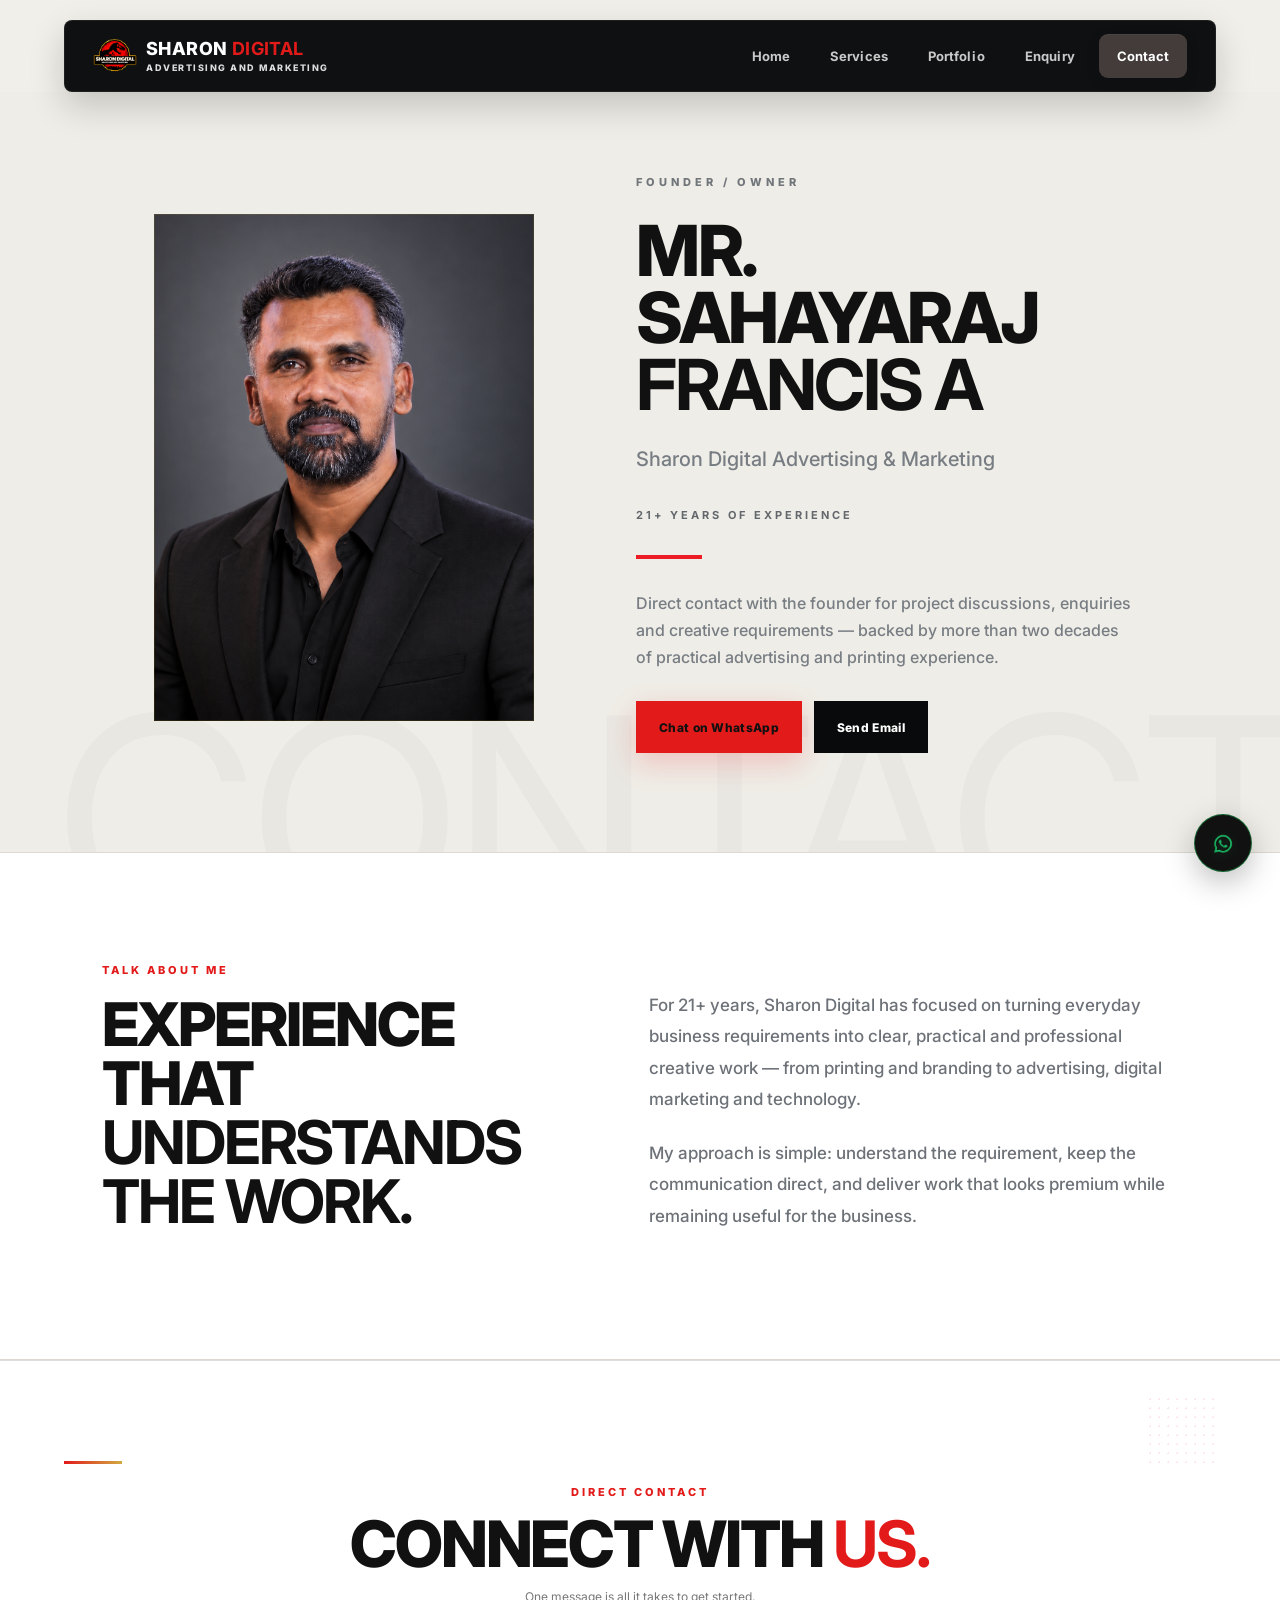
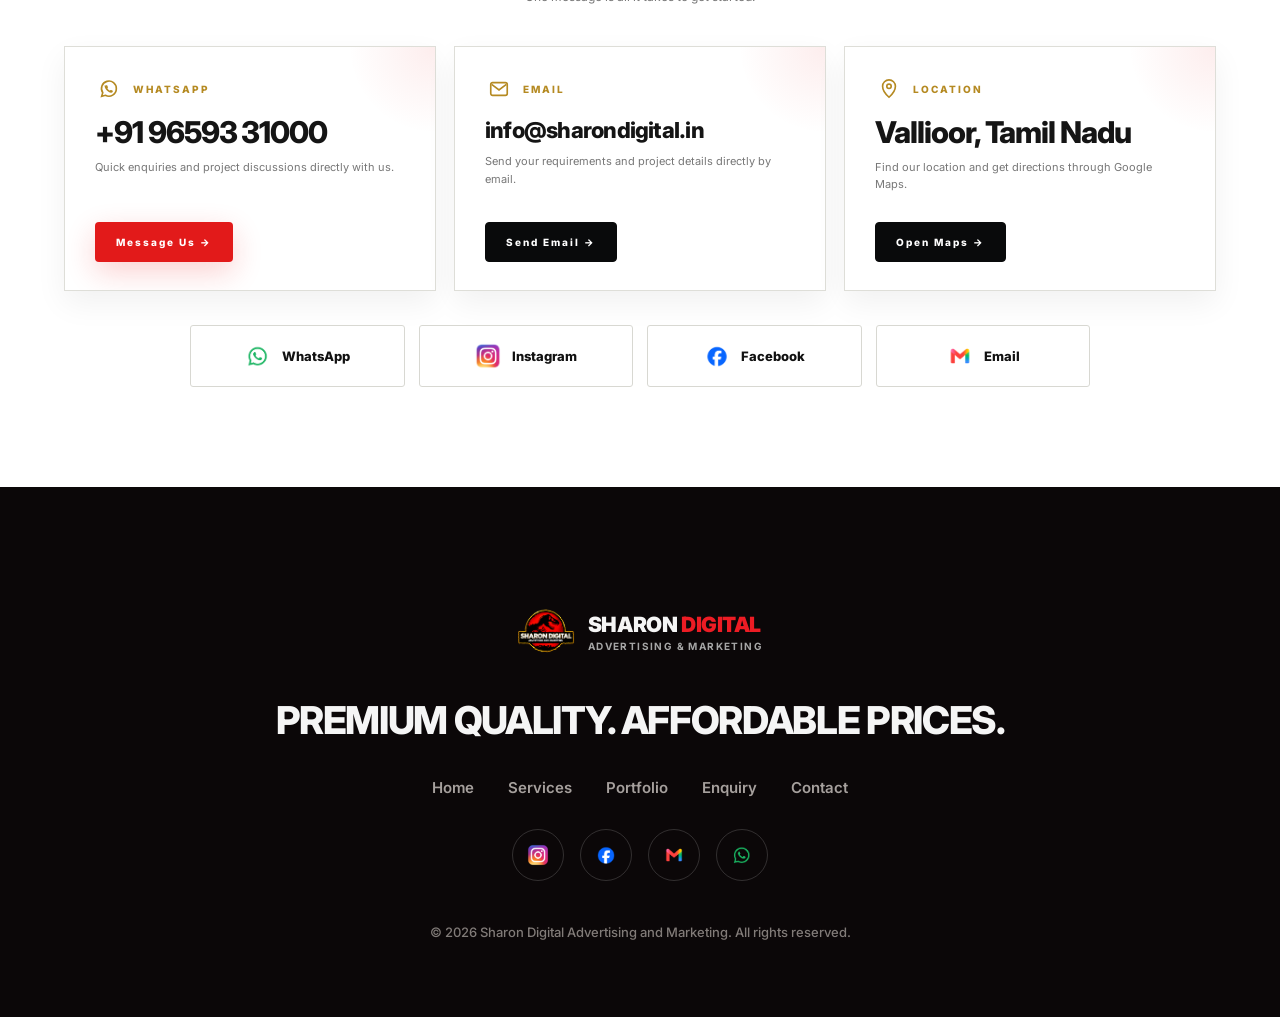
<file: contact.html>
<!DOCTYPE html>

<html lang="en">
<head>
<meta charset="utf-8"/>
<meta content="width=device-width,initial-scale=1" name="viewport"/>
<title>Contact | Sharon Digital</title>
<link href="assets/style.css" rel="stylesheet"/>
<style>

/* =========================================================
   CONTACT PAGE — SMALL PREMIUM IMPROVEMENTS
   Existing Sharon Digital Theme Preserved
========================================================= */

/* Entire contact card is clickable */
.contactCardLink {
  color: inherit;
  text-decoration: none;
  cursor: pointer;
}

/* Contact cards */
.contactCard {
  transition:
    transform .25s ease,
    box-shadow .25s ease,
    border-color .25s ease;
}

.contactCard:hover {
  transform: translateY(-5px);
  border-color: #c9c9c2;
  box-shadow: 0 18px 40px rgba(0,0,0,.10);
}

/* Description inside contact cards */
.contactCard p {
  margin: 0 0 22px;
  color: #777;
  font-size: 11px;
  line-height: 1.6;
}

/* Keep email clean */
.emailAddress {
  word-break: normal;
  overflow-wrap: anywhere;
}

/* Keep button at bottom */
.contactCard .btn {
  margin-top: auto;
}

/* Social icons */
.socialIcon {
  transition:
    transform .25s ease,
    box-shadow .25s ease,
    border-color .25s ease,
    color .25s ease;
}

.socialIcon:hover {
  transform: translateY(-3px);
  box-shadow: 0 10px 25px rgba(0,0,0,.08);
}

/* WhatsApp */
.socialIcon.whatsapp:hover {
  color: #25D366 !important;
  border-color: #25D366 !important;
}

/* Instagram */
.socialIcon.instagram:hover {
  color: #E1306C !important;
  border-color: #E1306C !important;
}

/* Facebook */
.socialIcon.facebook:hover {
  color: #1877F2 !important;
  border-color: #1877F2 !important;
}

/* Email */
.socialIcon.mail:hover {
  color: var(--gold2) !important;
  border-color: var(--gold2) !important;
}

/* Mobile email */
@media (max-width:800px) {

  .emailAddress {
    font-size: 26px;
  }

}

/* Small phones */
@media (max-width:500px) {

  .emailAddress {
    font-size: 23px;
  }

}


/* =========================================================
   CONTACT PAGE — PREMIUM POLISH
   Keeps the existing Sharon Digital theme
========================================================= */

.contactHero .ownerCard {
  transition: transform .3s ease, box-shadow .3s ease, border-color .3s ease;
}

.contactHero .ownerCard:hover {
  transform: translateY(-5px);
  box-shadow: 0 28px 70px rgba(0,0,0,.14);
  border-color: #c9c9c2;
}

.ownerInfo {
  position: relative;
}

.ownerInfo::after {
  content: "";
  display: block;
  width: 46px;
  height: 3px;
  margin-top: 16px;
  background: var(--red);
}

.ownerTrust {
  margin: 14px 0 0 !important;
  color: #777 !important;
  font-size: 10px !important;
  font-weight: 700 !important;
  letter-spacing: 1.5px;
  text-transform: uppercase;
}

.ownerAvailable {
  display: inline-flex;
  align-items: center;
  gap: 7px;
  margin-top: 12px;
  color: #555;
  font-size: 9px;
  font-weight: 800;
  letter-spacing: 1.2px;
  text-transform: uppercase;
}

.ownerAvailable::before {
  content: "";
  width: 7px;
  height: 7px;
  border-radius: 50%;
  background: #20c65a;
  box-shadow: 0 0 0 4px rgba(32,198,90,.10);
}

.contactIntro p {
  margin: -2px auto 0;
  max-width: 520px;
  color: #777;
  font-size: 12px;
  line-height: 1.6;
}

.contactPage .contactCards {
  gap: 18px;
}

.contactPage .contactCard {
  min-height: 245px;
  padding: 28px 30px;
  position: relative;
  overflow: hidden;
}

.contactPage .contactCard::after {
  content: "";
  position: absolute;
  left: 0;
  bottom: 0;
  width: 0;
  height: 3px;
  background: var(--red);
  transition: width .3s ease;
}

.contactPage .contactCard:hover::after {
  width: 100%;
}

.contactCardTop {
  display: flex;
  align-items: center;
  gap: 10px;
}

.contactCardIcon {
  width: 28px;
  height: 28px;
  display: inline-flex;
  align-items: center;
  justify-content: center;
  color: var(--red);
}

.contactCardIcon svg {
  width: 22px;
  height: 22px;
}

.contactPage .contactCard h3 {
  margin: 14px 0 10px;
}

.contactPage .contactCard p {
  margin: 0 0 20px;
}

.contactPage .emailAddress {
  font-size: 22px !important;
  line-height: 1.2;
  white-space: nowrap !important;
  overflow: hidden !important;
  word-break: normal !important;
  overflow-wrap: normal !important;
}

.contactPage .contactCard .btn {
  margin-top: auto;
}

.contactPage .socialRow {
  margin-top: 34px;
}

.contactPage .socialIcon {
  min-height: 62px;
  background: #fff !important;
}

.contactPage .socialIcon svg {
  width: 24px;
  height: 24px;
}

@media (max-width: 800px) {
  .contactPage .contactCard {
    min-height: 225px;
  }

  .contactIntro p {
    padding: 0 20px;
  }
}
</style>
</head>
<body>
<!-- =========================================================
     NAVBAR
========================================================= -->
<header class="nav">
<a class="brand" href="index.html">
<img alt="Sharon Digital Logo" src="assets/images/logo.png"/>
<span>

      SHARON <b>DIGITAL</b>
<small>
        ADVERTISING AND MARKETING
      </small>
</span>
</a>
<button class="menu">
    ☰
  </button>
<nav>
<a href="index.html">
      Home
    </a>
<a href="services.html">
      Services
    </a>
<a href="portfolio.html">
      Portfolio
    </a>
<a href="enquiry.html">
      Enquiry
    </a>
<a class="active" href="contact.html">
      Contact
    </a>
</nav>
</header>
<!-- =========================================================
     MAIN
========================================================= -->
<main class="contactPage">
<!-- =======================================================
       CONTACT HERO
  ======================================================== -->
<section class="contactHero owner-style">
  <div class="ownerVisual">
    <div class="ownerImage">
      <img src="assets/images/owner.png" alt="Mr. Sahayaraj Francis A - Founder and Owner of Sharon Digital">
    </div>
  </div>

  <div class="ownerStory">
    <span class="eyebrow red">FOUNDER / OWNER</span>
    <h1>MR. SAHAYARAJ<br><strong>FRANCIS A</strong></h1>
    <p class="ownerCompany">Sharon Digital Advertising &amp; Marketing</p>
    <p class="ownerTrust">21+ YEARS OF EXPERIENCE</p>
    <div class="ownerDivider"></div>
    <p class="ownerDescription">Direct contact with the founder for project discussions, enquiries and creative requirements — backed by more than two decades of practical advertising and printing experience.</p>
    <div class="actions">
      <a class="btn primary" href="https://wa.me/919659331000" rel="noopener noreferrer" target="_blank">Chat on WhatsApp</a>
      <a class="btn blackBtn" href="mailto:sharondigitalvallioor@gmail.com">Send Email</a>
    </div>
  </div>
</section>

<section class="talk-about-me">
  <div class="talk-about-inner">
    <div>
      <span class="eyebrow red">TALK ABOUT ME</span>
      <h2>EXPERIENCE THAT<br><strong>UNDERSTANDS THE WORK.</strong></h2>
    </div>
    <div class="talk-copy">
      <p>For 21+ years, Sharon Digital has focused on turning everyday business requirements into clear, practical and professional creative work — from printing and branding to advertising, digital marketing and technology.</p>
      <p>My approach is simple: understand the requirement, keep the communication direct, and deliver work that looks premium while remaining useful for the business.</p>
    </div>
  </div>
</section>
<!-- =========================================================
       DIRECT CONTACT
  ========================================================== -->
<section class="contactDetails section">
<!-- SECTION TITLE -->
<div class="contactIntro">
<span class="eyebrow red">
        DIRECT CONTACT
      </span>
<h2>
        CONNECT WITH <strong>US.</strong>
</h2>
<p>One message is all it takes to get started.</p></div>
<!-- =====================================================
         CONTACT CARDS
    ====================================================== -->
<div class="contactCards">
<!-- ===================================================
           WHATSAPP CARD
      ==================================================== -->
<a class="contactCard whiteCard contactCardLink" href="https://wa.me/919659331000" rel="noopener noreferrer" target="_blank"><div class="contactCardTop"><span class="contactCardIcon"><svg aria-hidden="true" fill="none" viewbox="0 0 24 24"><path d="M20 11.8a8.1 8.1 0 0 1-11.9 7.1L4 20l1.2-4A8.1 8.1 0 1 1 20 11.8Z" stroke="currentColor" stroke-width="1.8"></path><path d="M8.4 8.4c.2-.4.5-.4.8-.4h.5c.2 0 .4.1.5.4l.6 1.4c.1.3.1.5-.1.7l-.5.6c.7 1.2 1.6 2 2.8 2.7l.6-.6c.2-.2.4-.2.7-.1l1.4.6c.3.1.4.3.4.6v.5c0 .3-.1.6-.4.8-.4.3-1 .5-1.5.4-1.6-.3-3.2-1.2-4.5-2.5-1.3-1.3-2.2-2.8-2.5-4.5-.1-.5.1-1.1.4-1.5Z" fill="currentColor"></path></svg></span><span>
          WHATSAPP
        </span></div>

<h3>
          +91 96593 31000
        </h3>
<p>
          Quick enquiries and project discussions
          directly with us.
        </p>
<span class="btn primary">
          Message Us →
        </span>
</a>
<!-- ===================================================
           EMAIL CARD
      ==================================================== -->
<a class="contactCard whiteCard contactCardLink" href="mailto:sharondigitalvallioor@gmail.com"><div class="contactCardTop"><span class="contactCardIcon"><svg aria-hidden="true" fill="none" viewbox="0 0 24 24"><rect height="14" rx="2" stroke="currentColor" stroke-width="1.8" width="18" x="3" y="5"></rect><path d="m4 7 8 6 8-6" stroke="currentColor" stroke-width="1.8"></path></svg></span><span>
          EMAIL
        </span></div>

<h3 class="emailAddress">
          info@sharondigital.in
        </h3>
<p>
          Send your requirements and project details
          directly by email.
        </p>
<span class="btn blackBtn">
          Send Email →
        </span>
</a>
<!-- ===================================================
           LOCATION CARD
      ==================================================== -->
<a class="contactCard whiteCard contactCardLink" href="https://maps.app.goo.gl/Qqenus5BVyPi4F2UA?g_st=ic" rel="noopener noreferrer" target="_blank"><div class="contactCardTop"><span class="contactCardIcon"><svg aria-hidden="true" fill="none" viewbox="0 0 24 24"><path d="M12 21s7-6.2 7-12a7 7 0 1 0-14 0c0 5.8 7 12 7 12Z" stroke="currentColor" stroke-width="1.8"></path><circle cx="12" cy="9" r="2.4" stroke="currentColor" stroke-width="1.8"></circle></svg></span><span>
          LOCATION
        </span></div>

<h3>
          Vallioor, Tamil Nadu
        </h3>
<p>
          Find our location and get directions
          through Google Maps.
        </p>
<span class="btn blackBtn">
          Open Maps →
        </span>
</a>
</div>
<!-- =========================================================
         SOCIAL LINKS
    ========================================================== -->
<div class="socialRow">
  <a aria-label="Chat on WhatsApp" class="socialIcon whatsapp" href="https://wa.me/919659331000" rel="noopener noreferrer" target="_blank">
    <img src="assets/images/whatsapp-logo.png" alt="WhatsApp">
    <span>WhatsApp</span>
  </a>
  <a aria-label="Instagram" class="socialIcon instagram" href="https://www.instagram.com/sharondigital.in" rel="noopener noreferrer" target="_blank">
    <img src="assets/images/instagram-logo.png" alt="Instagram">
    <span>Instagram</span>
  </a>
  <a aria-label="Facebook" class="socialIcon facebook" href="https://www.facebook.com/francis.sahayaraj" rel="noopener noreferrer" target="_blank">
    <img src="assets/images/facebook-logo.png" alt="Facebook">
    <span>Facebook</span>
  </a>
  <a aria-label="Send email" class="socialIcon mail" href="mailto:sharondigitalvallioor@gmail.com">
    <img src="assets/images/gmail-logo.png" alt="Email">
    <span>Email</span>
  </a>
</div>
</section>
</main>
<!-- =========================================================
     FOOTER
========================================================= -->
<footer class="site-footer premium-reference-footer">
  <div class="footer-main">
    <div class="footer-about">
      <a class="footer-brand" href="index.html" aria-label="Sharon Digital Home">
        <img src="assets/images/logo.png" alt="Sharon Digital logo">
        <div>
          <b>SHARON <span>DIGITAL</span></b>
          <small>ADVERTISING &amp; MARKETING</small>
        </div>
      </a>

      <p>PREMIUM QUALITY. AFFORDABLE PRICES.</p>
    </div>

    <nav class="reference-footer-nav" aria-label="Footer navigation">
      <a href="index.html">Home</a>
      <a href="services.html">Services</a>
      <a href="portfolio.html">Portfolio</a>
      <a href="enquiry.html">Enquiry</a>
      <a href="contact.html">Contact</a>
    </nav>

    <div class="reference-footer-social">
      <a aria-label="Instagram" href="https://www.instagram.com/sharondigital.in" target="_blank" rel="noopener noreferrer">
        <img src="assets/images/instagram-logo.png" alt="Instagram">
      </a>
      <a aria-label="Facebook" href="https://www.facebook.com/francis.sahayaraj" target="_blank" rel="noopener noreferrer">
        <img src="assets/images/facebook-logo.png" alt="Facebook">
      </a>
      <a aria-label="Send email" href="mailto:sharondigitalvallioor@gmail.com">
        <img src="assets/images/gmail-logo.png" alt="Email">
      </a>
      <a aria-label="Chat on WhatsApp" href="https://wa.me/919659331000" target="_blank" rel="noopener noreferrer">
        <img src="assets/images/whatsapp-logo.png" alt="WhatsApp">
      </a>
    </div>

    <div class="footer-bottom">
      <small>© 2026 Sharon Digital Advertising and Marketing. All rights reserved.</small>
    </div>
  </div>
</footer>
<!-- =========================================================
     FLOATING WHATSAPP
========================================================= -->
<a class="floatWA" href="https://wa.me/919659331000?text=Hi%20Sharon%20Digital%2C%20I%27d%20like%20to%20enquire%20about%20your%20services." target="_blank" rel="noopener noreferrer" aria-label="Chat on WhatsApp">
  <span class="floatWA-icon" aria-hidden="true"><img src="assets/images/whatsapp-logo.png" alt=""></span>
  <span class="floatWA-label">Chat on WhatsApp</span>
</a>
<script src="assets/app.js"></script>
</body>
</html>
</file>
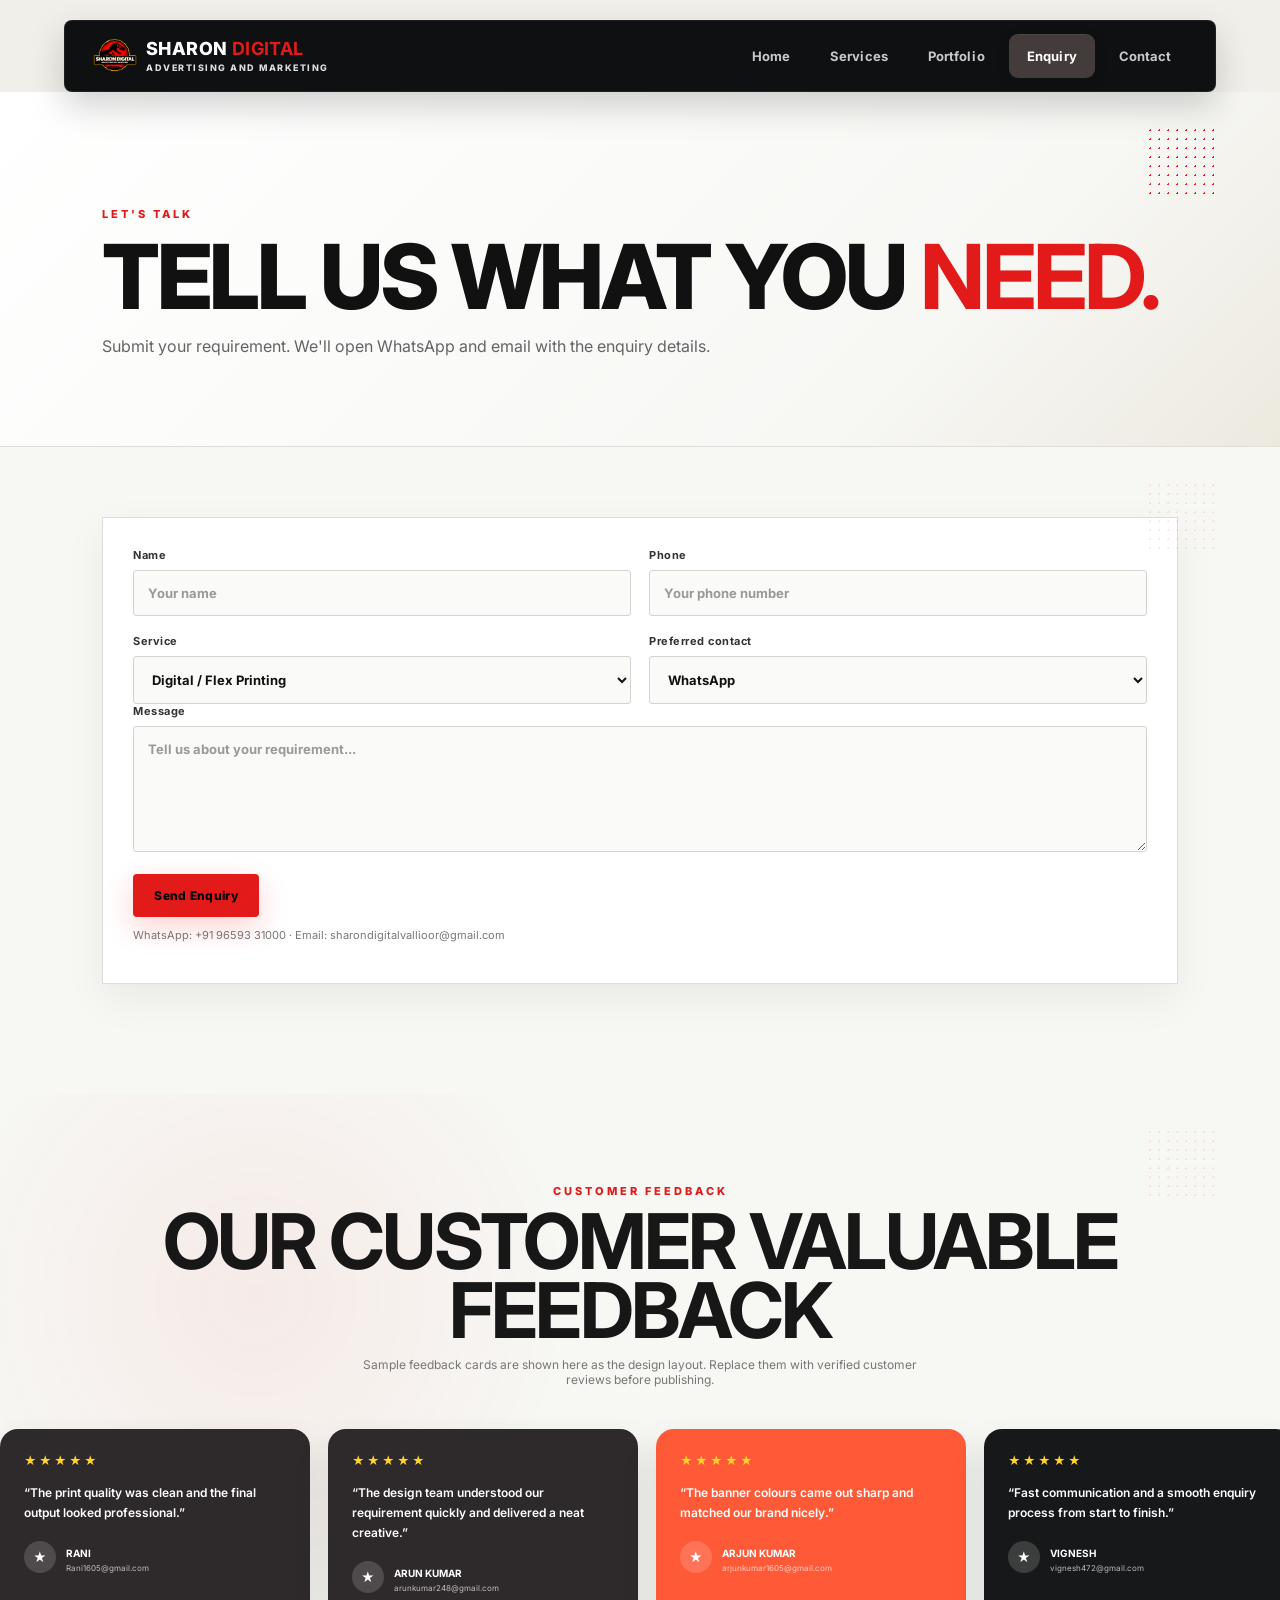
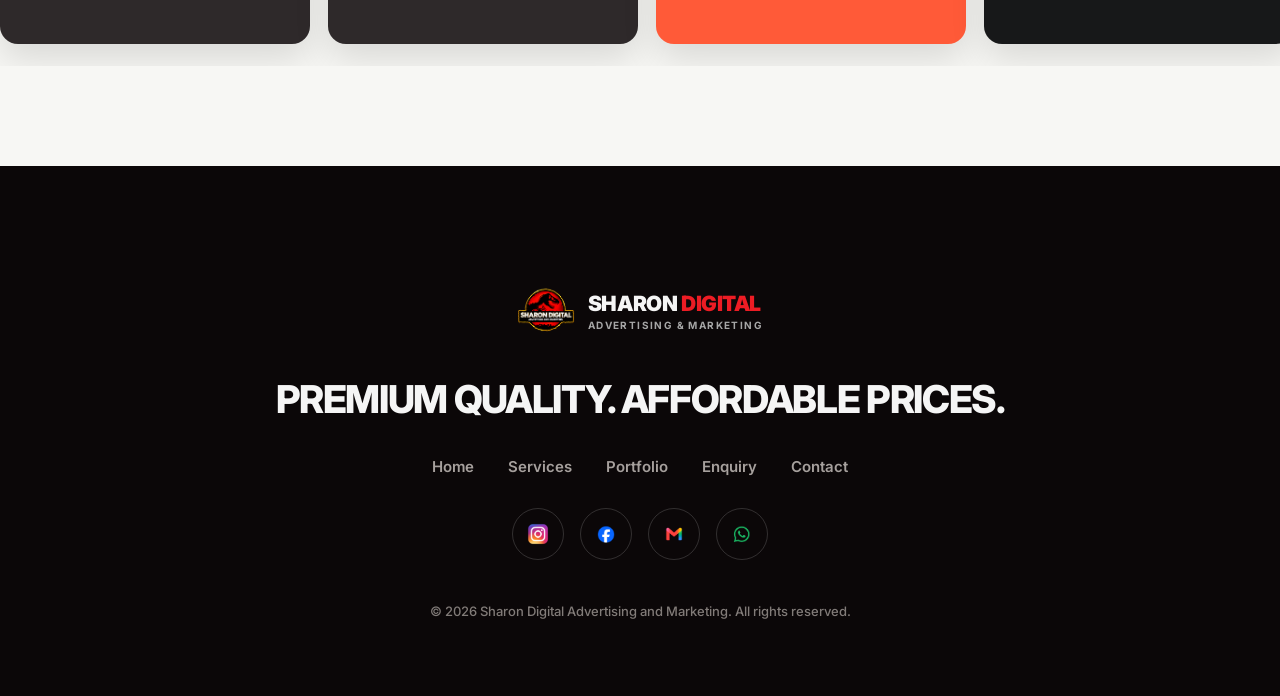
<file: enquiry.html>
<!doctype html><html lang="en"><head><meta charset="utf-8"><meta name="viewport" content="width=device-width,initial-scale=1"><meta name="theme-color" content="#0a0a0b"><title>Enquiry | Sharon Digital</title><link rel="stylesheet" href="assets/style.css"></head><body><header class="nav"><a class="brand" href="index.html"><img src="assets/images/logo.png"><span>SHARON <b>DIGITAL</b><small>ADVERTISING AND MARKETING</small></span></a><button class="menu">☰</button><nav><a href="index.html">Home</a><a href="services.html">Services</a><a href="portfolio.html">Portfolio</a><a class="active" href="enquiry.html">Enquiry</a><a href="contact.html">Contact</a></nav></header><main><section class="pageHero"><span class="eyebrow red">LET'S TALK</span><h1>Tell us what you <strong>need.</strong></h1><p>Submit your requirement. We'll open WhatsApp and email with the enquiry details.</p></section><section class="section formWrap"><form id="enquiryForm"><div class="formGrid"><label>Name<input id="name" required placeholder="Your name"></label><label>Phone<input id="phone" required placeholder="Your phone number"></label><label>Service<select id="service"><option>Digital / Flex Printing</option><option>Digital Marketing & Social Media Management</option><option>Web & App Development</option><option>Poster & Notice Printing</option><option>Hoardings</option><option>LED & Display Boards</option><option>Offset & Commercial Printing</option><option>Interior Branding</option><option>Other</option></select></label><label>Preferred contact<select id="contact"><option>WhatsApp</option><option>Email</option><option>Both</option></select></label></div><label>Message<textarea id="message" rows="6" placeholder="Tell us about your requirement..."></textarea></label><button class="btn primary" type="submit">Send Enquiry</button><p class="formNote">WhatsApp: +91 96593 31000 · Email: sharondigitalvallioor@gmail.com</p></form></section>
<section class="feedback-section" aria-labelledby="feedback-title">
  <div class="feedback-heading">
    <span class="eyebrow">CUSTOMER FEEDBACK</span>
    <h2 id="feedback-title">Our Customer Valuable Feedback</h2>
    <p>Sample feedback cards are shown here as the design layout. Replace them with verified customer reviews before publishing.</p>
  </div>
  <div class="feedback-viewport">
    <div class="feedback-track">
      <article class="feedback-card">
      <div class="feedback-stars">★★★★★</div>
      <blockquote>“The print quality was clean and the final output looked professional.”</blockquote>
      <div class="feedback-person">
        <div class="feedback-avatar">★</div>
        <div><strong>Rani</strong><span>Rani1605@gmail.com</span></div>
      </div>
    </article>
<article class="feedback-card">
      <div class="feedback-stars">★★★★★</div>
      <blockquote>“The design team understood our requirement quickly and delivered a neat creative.”</blockquote>
      <div class="feedback-person">
        <div class="feedback-avatar">★</div>
        <div><strong>Arun Kumar</strong><span>arunkumar248@gmail.com</span></div>
      </div>
    </article>
<article class="feedback-card">
      <div class="feedback-stars">★★★★★</div>
      <blockquote>“The banner colours came out sharp and matched our brand nicely.”</blockquote>
      <div class="feedback-person">
        <div class="feedback-avatar">★</div>
        <div><strong>Arjun Kumar</strong><span>arjunkumar1605@gmail.com</span></div>
      </div>
    </article>
<article class="feedback-card">
      <div class="feedback-stars">★★★★★</div>
      <blockquote>“Fast communication and a smooth enquiry process from start to finish.”</blockquote>
      <div class="feedback-person">
        <div class="feedback-avatar">★</div>
        <div><strong>Vignesh</strong><span>vignesh472@gmail.com</span></div>
      </div>
    </article>
<article class="feedback-card">
      <div class="feedback-stars">★★★★★</div>
      <blockquote>“Our promotional poster looked much more attractive after the redesign.”</blockquote>
      <div class="feedback-person">
        <div class="feedback-avatar">★</div>
        <div><strong>Priya Devi</strong><span>priyadevi2204@gmail.com</span></div>
      </div>
    </article>
<article class="feedback-card">
      <div class="feedback-stars">★★★★★</div>
      <blockquote>“Good attention to detail and a professional finish on the printed material.”</blockquote>
      <div class="feedback-person">
        <div class="feedback-avatar">★</div>
        <div><strong>Karthik</strong><span>karthik1809@gmail.com</span></div>
      </div>
    </article>
<article class="feedback-card">
      <div class="feedback-stars">★★★★★</div>
      <blockquote>“The social media creative was simple, clear and suitable for our audience.”</blockquote>
      <div class="feedback-person">
        <div class="feedback-avatar">★</div>
        <div><strong>Karthik Raj</strong><span>karthikraj1108@gmail.com</span></div>
      </div>
    </article>
<article class="feedback-card">
      <div class="feedback-stars">★★★★★</div>
      <blockquote>“The team helped us choose the right print format for our requirement.”</blockquote>
      <div class="feedback-person">
        <div class="feedback-avatar">★</div>
        <div><strong>Suresh</strong><span>suresh2211@gmail.com</span></div>
      </div>
    </article>
<article class="feedback-card">
      <div class="feedback-stars">★★★★★</div>
      <blockquote>“The final design was delivered neatly and the print quality was impressive.”</blockquote>
      <div class="feedback-person">
        <div class="feedback-avatar">★</div>
        <div><strong>Maharani</strong><span>rani1605@gmail.com</span></div>
      </div>
    </article>
<article class="feedback-card">
      <div class="feedback-stars">★★★★★</div>
      <blockquote>“A convenient experience from enquiry to final delivery.”</blockquote>
      <div class="feedback-person">
        <div class="feedback-avatar">★</div>
        <div><strong>Vignesh Kumar</strong><span>vigneshkumar2703@gmail.com</span></div>
      </div>
    </article>
<article class="feedback-card">
      <div class="feedback-stars">★★★★★</div>
      <blockquote>“The advertising creative made our offer much easier to understand.”</blockquote>
      <div class="feedback-person">
        <div class="feedback-avatar">★</div>
        <div><strong>Nandhini</strong><span>nandhini1704@gmail.com</span></div>
      </div>
    </article>
<article class="feedback-card">
      <div class="feedback-stars">★★★★★</div>
      <blockquote>“Professional communication and a clean design style.”</blockquote>
      <div class="feedback-person">
        <div class="feedback-avatar">★</div>
        <div><strong>Divya Sri</strong><span>divyasri1807@gmail.com</span></div>
      </div>
    </article>
<article class="feedback-card">
      <div class="feedback-stars">★★★★★</div>
      <blockquote>“Our flyer looked premium and was ready for distribution on time.”</blockquote>
      <div class="feedback-person">
        <div class="feedback-avatar">★</div>
        <div><strong>Swetha</strong><span>swetha0812@gmail.com</span></div>
      </div>
    </article>
<article class="feedback-card">
      <div class="feedback-stars">★★★★★</div>
      <blockquote>“The team was responsive when we requested small design changes.”</blockquote>
      <div class="feedback-person">
        <div class="feedback-avatar">★</div>
        <div><strong>Manoj</strong><span>manoj2305@gmail.com</span></div>
      </div>
    </article>
<article class="feedback-card">
      <div class="feedback-stars">★★★★★</div>
      <blockquote>“The poster layout was eye-catching without becoming overcrowded.”</blockquote>
      <div class="feedback-person">
        <div class="feedback-avatar">★</div>
        <div><strong>Harini</strong><span>harini1607@gmail.com</span></div>
      </div>
    </article>
<article class="feedback-card">
      <div class="feedback-stars">★★★★★</div>
      <blockquote>“We liked the balance between the brand colours, images and text.”</blockquote>
      <div class="feedback-person">
        <div class="feedback-avatar">★</div>
        <div><strong>Sanjay Kumar</strong><span>sanjaykumar1409@gmail.com</span></div>
      </div>
    </article>
<article class="feedback-card">
      <div class="feedback-stars">★★★★★</div>
      <blockquote>“The print result was clear and the overall presentation looked polished.”</blockquote>
      <div class="feedback-person">
        <div class="feedback-avatar">★</div>
        <div><strong>Deepa</strong><span>deepa2702@gmail.com</span></div>
      </div>
    </article>
<article class="feedback-card">
      <div class="feedback-stars">★★★★★</div>
      <blockquote>“A straightforward service with helpful guidance throughout the process.”</blockquote>
      <div class="feedback-person">
        <div class="feedback-avatar">★</div>
        <div><strong>Santhosh</strong><span>santhosh1501@gmail.com</span></div>
      </div>
    </article>
<article class="feedback-card">
      <div class="feedback-stars">★★★★★</div>
      <blockquote>“The creative work gave our promotion a much more professional appearance.”</blockquote>
      <div class="feedback-person">
        <div class="feedback-avatar">★</div>
        <div><strong>Meena</strong><span>meena2011@gmail.com</span></div>
      </div>
    </article>
<article class="feedback-card">
      <div class="feedback-stars">★★★★★</div>
      <blockquote>“Good design support and a smooth experience for our advertising requirement.”</blockquote>
      <div class="feedback-person">
        <div class="feedback-avatar">★</div>
        <div><strong>Rakesh</strong><span>rakesh0606@gmail.com</span></div>
      </div>
    </article>
      <article class="feedback-card">
      <div class="feedback-stars">★★★★★</div>
      <blockquote>“The print quality was clean and the final output looked professional.”</blockquote>
      <div class="feedback-person">
        <div class="feedback-avatar">★</div>
        <div><strong>Maharani</strong><span>rani1605@gmail.com</span></div>
      </div>
    </article>
<article class="feedback-card">
      <div class="feedback-stars">★★★★★</div>
      <blockquote>“The design team understood our requirement quickly and delivered a neat creative.”</blockquote>
      <div class="feedback-person">
        <div class="feedback-avatar">★</div>
        <div><strong>Arun Kumar</strong><span>arunkumar248@gmail.com</span></div>
      </div>
    </article>
<article class="feedback-card">
      <div class="feedback-stars">★★★★★</div>
      <blockquote>“The banner colours came out sharp and matched our brand nicely.”</blockquote>
      <div class="feedback-person">
        <div class="feedback-avatar">★</div>
        <div><strong>Keerthana S</strong><span>keerthanas2501@gmail.com</span></div>
      </div>
    </article>
<article class="feedback-card">
      <div class="feedback-stars">★★★★★</div>
      <blockquote>“Fast communication and a smooth enquiry process from start to finish.”</blockquote>
      <div class="feedback-person">
        <div class="feedback-avatar">★</div>
        <div><strong>Vignesh</strong><span>vignesh472@gmail.com</span></div>
      </div>
    </article>
<article class="feedback-card">
      <div class="feedback-stars">★★★★★</div>
      <blockquote>“Our promotional poster looked much more attractive after the redesign.”</blockquote>
      <div class="feedback-person">
        <div class="feedback-avatar">★</div>
        <div><strong>Rahul Raj</strong><span>rahulraj0306@gmail.com</span></div>
      </div>
    </article>
<article class="feedback-card">
      <div class="feedback-stars">★★★★★</div>
      <blockquote>“Good attention to detail and a professional finish on the printed material.”</blockquote>
      <div class="feedback-person">
        <div class="feedback-avatar">★</div>
        <div><strong>Karthik</strong><span>karthik1809@gmail.com</span></div>
      </div>
    </article>
<article class="feedback-card">
      <div class="feedback-stars">★★★★★</div>
      <blockquote>“The social media creative was simple, clear and suitable for our audience.”</blockquote>
      <div class="feedback-person">
        <div class="feedback-avatar">★</div>
        <div><strong>Anitha Mary</strong><span>anithamary1202@gmail.com</span></div>
      </div>
    </article>
<article class="feedback-card">
      <div class="feedback-stars">★★★★★</div>
      <blockquote>“The team helped us choose the right print format for our requirement.”</blockquote>
      <div class="feedback-person">
        <div class="feedback-avatar">★</div>
        <div><strong>Suresh</strong><span>suresh2211@gmail.com</span></div>
      </div>
    </article>
<article class="feedback-card">
      <div class="feedback-stars">★★★★★</div>
      <blockquote>“The final design was delivered neatly and the print quality was impressive.”</blockquote>
      <div class="feedback-person">
        <div class="feedback-avatar">★</div>
        <div><strong>Praveen Kumar</strong><span>praveenkumar2105@gmail.com</span></div>
      </div>
    </article>
<article class="feedback-card">
      <div class="feedback-stars">★★★★★</div>
      <blockquote>“A convenient experience from enquiry to final delivery.”</blockquote>
      <div class="feedback-person">
        <div class="feedback-avatar">★</div>
        <div><strong>Rahul</strong><span>rahul3108@gmail.com</span></div>
      </div>
    </article>
<article class="feedback-card">
      <div class="feedback-stars">★★★★★</div>
      <blockquote>“The advertising creative made our offer much easier to understand.”</blockquote>
      <div class="feedback-person">
        <div class="feedback-avatar">★</div>
        <div><strong>Harini Devi</strong><span>harinidevi1708@gmail.com</span></div>
      </div>
    </article>
<article class="feedback-card">
      <div class="feedback-stars">★★★★★</div>
      <blockquote>“Professional communication and a clean design style.”</blockquote>
      <div class="feedback-person">
        <div class="feedback-avatar">★</div>
        <div><strong>Praveen</strong><span>praveen2901@gmail.com</span></div>
      </div>
    </article>
<article class="feedback-card">
      <div class="feedback-stars">★★★★★</div>
      <blockquote>“Our flyer looked premium and was ready for distribution on time.”</blockquote>
      <div class="feedback-person">
        <div class="feedback-avatar">★</div>
        <div><strong>Swetha</strong><span>swetha0812@gmail.com</span></div>
      </div>
    </article>
<article class="feedback-card">
      <div class="feedback-stars">★★★★★</div>
      <blockquote>“The team was responsive when we requested small design changes.”</blockquote>
      <div class="feedback-person">
        <div class="feedback-avatar">★</div>
        <div><strong>Manoj</strong><span>manoj2305@gmail.com</span></div>
      </div>
    </article>
<article class="feedback-card">
      <div class="feedback-stars">★★★★★</div>
      <blockquote>“The poster layout was eye-catching without becoming overcrowded.”</blockquote>
      <div class="feedback-person">
        <div class="feedback-avatar">★</div>
        <div><strong>Suresh Babu</strong><span>sureshbabu0904@gmail.com</span></div>
      </div>
    </article>
<article class="feedback-card">
      <div class="feedback-stars">★★★★★</div>
      <blockquote>“We liked the balance between the brand colours, images and text.”</blockquote>
      <div class="feedback-person">
        <div class="feedback-avatar">★</div>
        <div><strong>Ajay</strong><span>ajay0910@gmail.com</span></div>
      </div>
    </article>
<article class="feedback-card">
      <div class="feedback-stars">★★★★★</div>
      <blockquote>“The print result was clear and the overall presentation looked polished.”</blockquote>
      <div class="feedback-person">
        <div class="feedback-avatar">★</div>
        <div><strong>Deepa</strong><span>deepa2702@gmail.com</span></div>
      </div>
    </article>
<article class="feedback-card">
      <div class="feedback-stars">★★★★★</div>
      <blockquote>“A straightforward service with helpful guidance throughout the process.”</blockquote>
      <div class="feedback-person">
        <div class="feedback-avatar">★</div>
        <div><strong>Santhosh</strong><span>santhosh1501@gmail.com</span></div>
      </div>
    </article>
<article class="feedback-card">
      <div class="feedback-stars">★★★★★</div>
      <blockquote>“The creative work gave our promotion a much more professional appearance.”</blockquote>
      <div class="feedback-person">
        <div class="feedback-avatar">★</div>
        <div><strong>Meena</strong><span>meena2011@gmail.com</span></div>
      </div>
    </article>
<article class="feedback-card">
      <div class="feedback-stars">★★★★★</div>
      <blockquote>“Good design support and a smooth experience for our advertising requirement.”</blockquote>
      <div class="feedback-person">
        <div class="feedback-avatar">★</div>
        <div><strong>Rakesh</strong><span>rakesh0606@gmail.com</span></div>
      </div>
    </article>
    </div>
  </div>
</section>

</main><footer class="site-footer premium-reference-footer">
  <div class="footer-main">
    <div class="footer-about">
      <a class="footer-brand" href="index.html" aria-label="Sharon Digital Home">
        <img src="assets/images/logo.png" alt="Sharon Digital logo">
        <div>
          <b>SHARON <span>DIGITAL</span></b>
          <small>ADVERTISING &amp; MARKETING</small>
        </div>
      </a>

      <p>PREMIUM QUALITY. AFFORDABLE PRICES.</p>
    </div>

    <nav class="reference-footer-nav" aria-label="Footer navigation">
      <a href="index.html">Home</a>
      <a href="services.html">Services</a>
      <a href="portfolio.html">Portfolio</a>
      <a href="enquiry.html">Enquiry</a>
      <a href="contact.html">Contact</a>
    </nav>

    <div class="reference-footer-social">
      <a aria-label="Instagram" href="https://www.instagram.com/sharondigital.in" target="_blank" rel="noopener noreferrer">
        <img src="assets/images/instagram-logo.png" alt="Instagram">
      </a>
      <a aria-label="Facebook" href="https://www.facebook.com/francis.sahayaraj" target="_blank" rel="noopener noreferrer">
        <img src="assets/images/facebook-logo.png" alt="Facebook">
      </a>
      <a aria-label="Send email" href="mailto:sharondigitalvallioor@gmail.com">
        <img src="assets/images/gmail-logo.png" alt="Email">
      </a>
      <a aria-label="Chat on WhatsApp" href="https://wa.me/919659331000" target="_blank" rel="noopener noreferrer">
        <img src="assets/images/whatsapp-logo.png" alt="WhatsApp">
      </a>
    </div>

    <div class="footer-bottom">
      <small>© 2026 Sharon Digital Advertising and Marketing. All rights reserved.</small>
    </div>
  </div>
</footer><script src="assets/app.js"></script><script src="assets/form.js"></script></body></html>
</file>
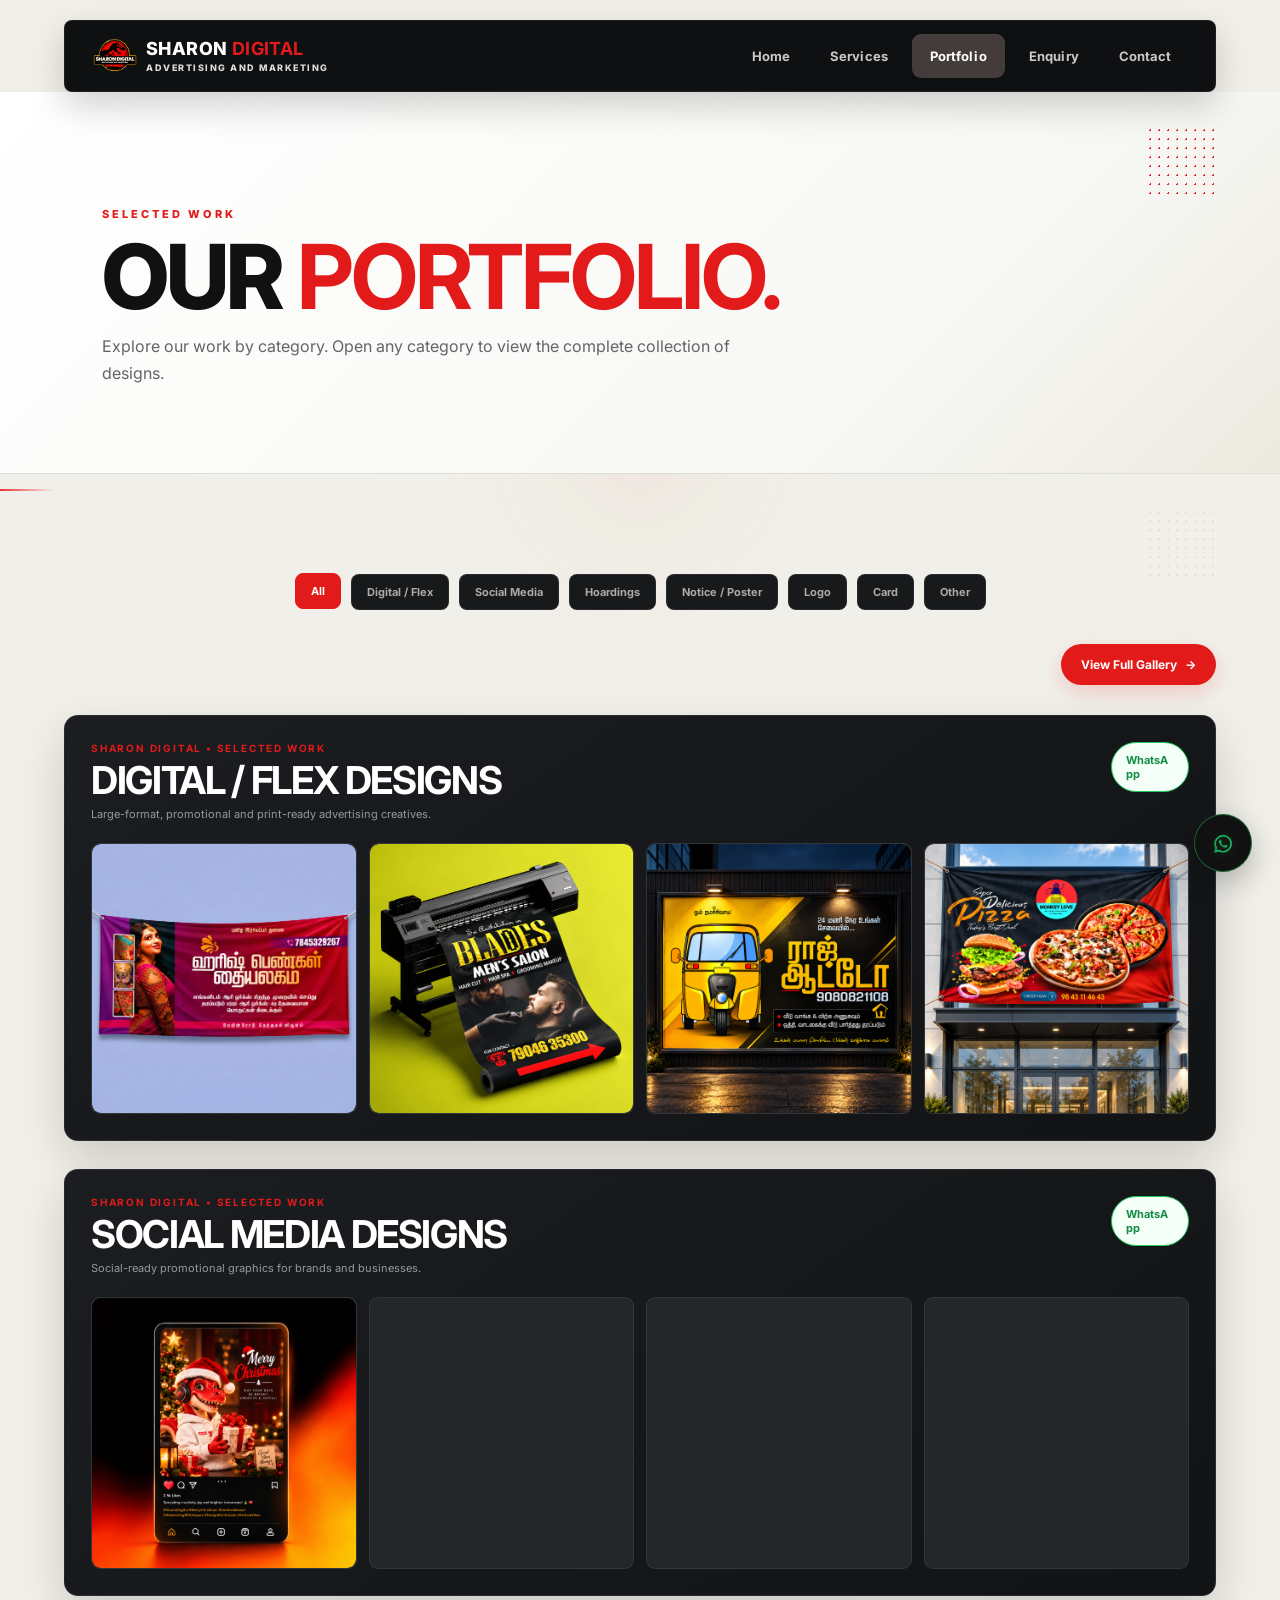
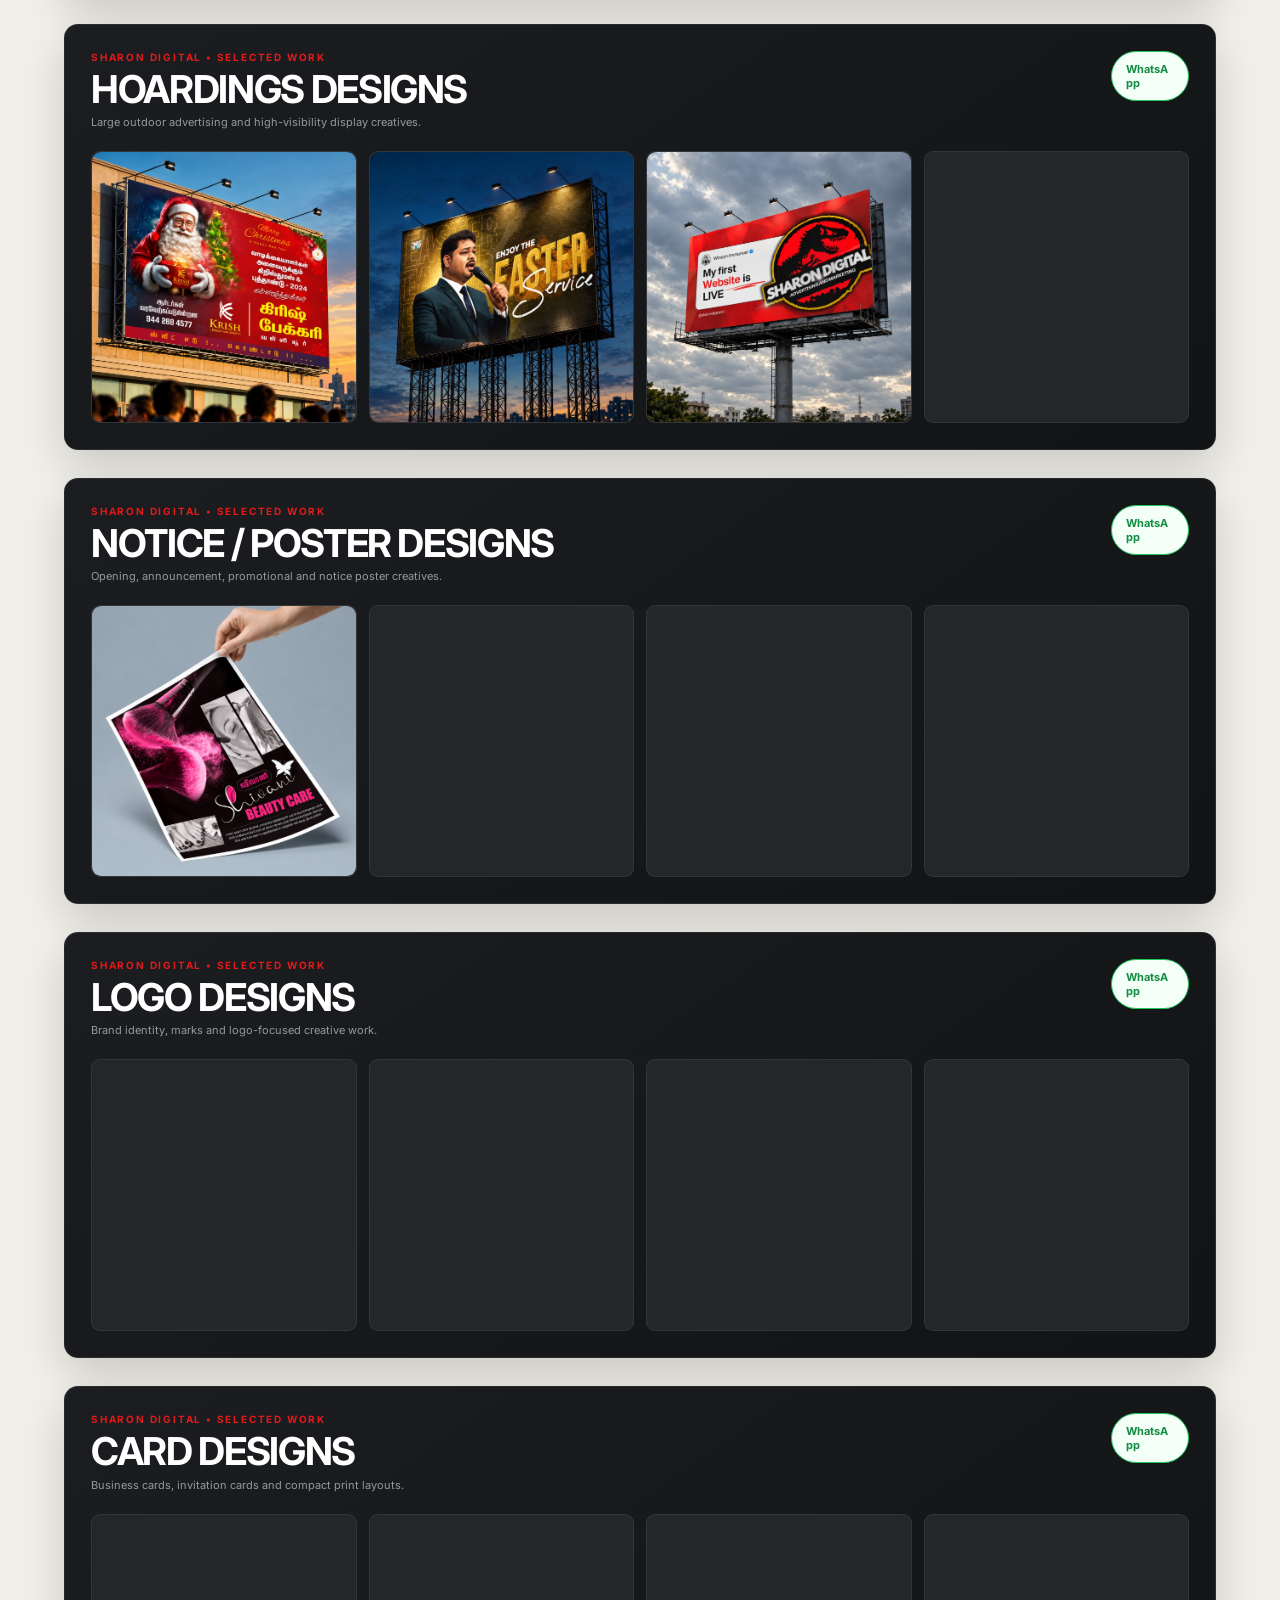
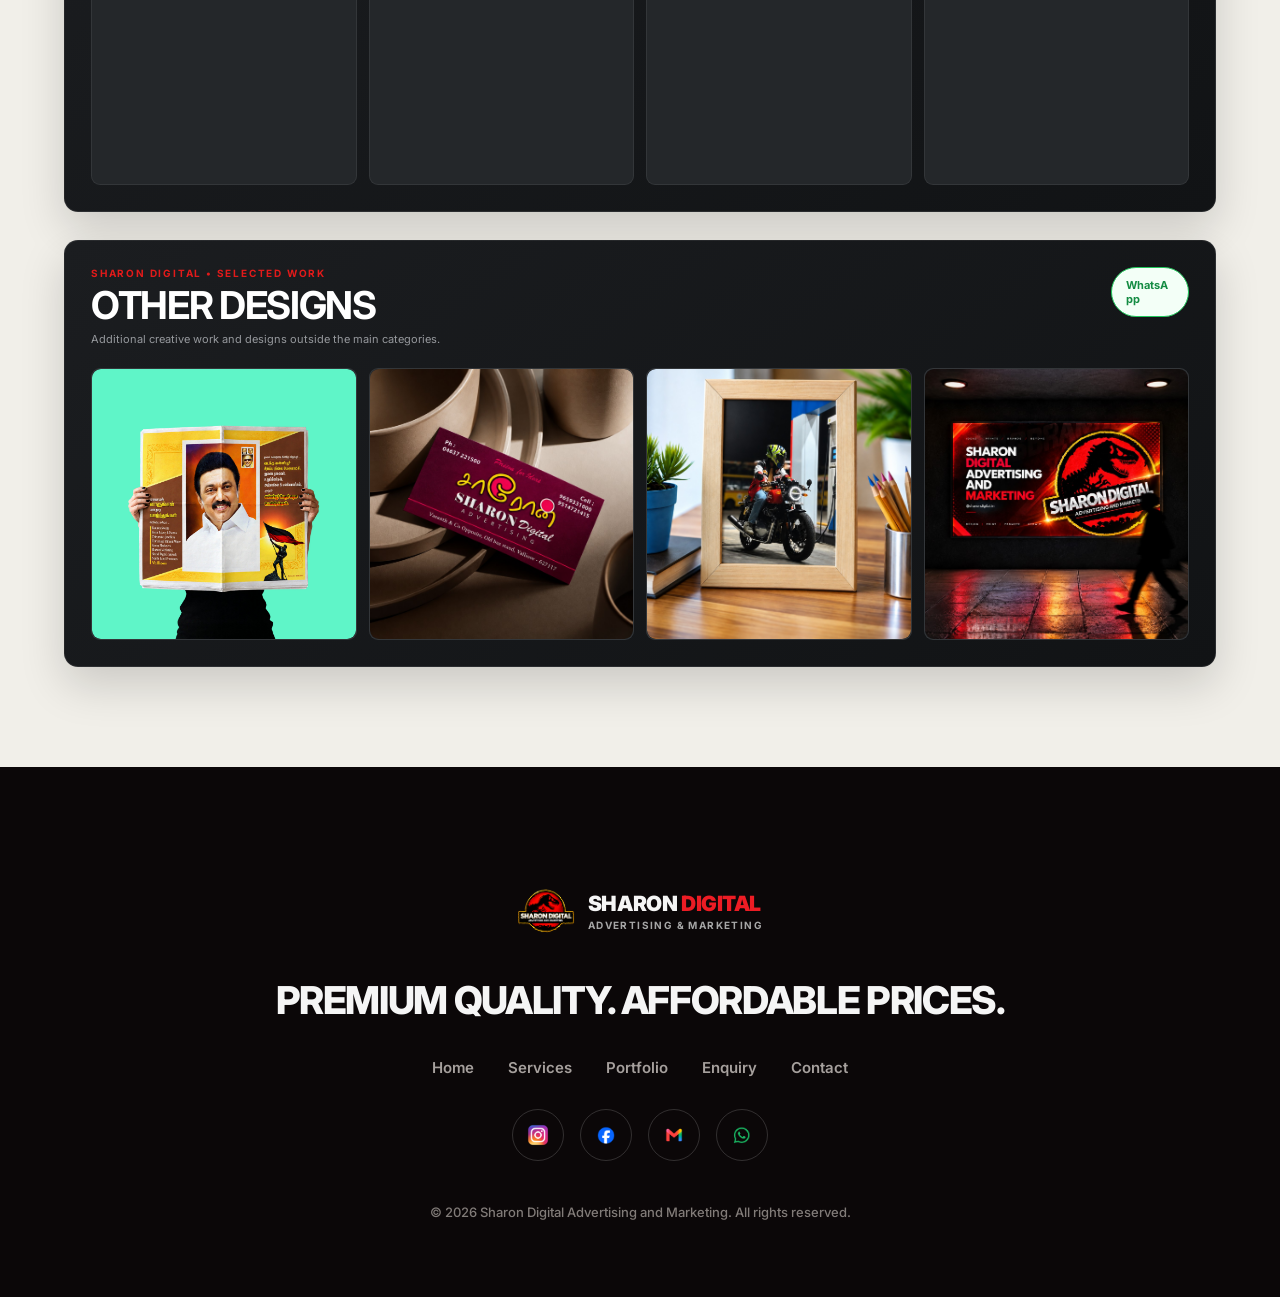
<file: portfolio.html>
<!doctype html>
<html lang="en">
<head>
<meta charset="utf-8">
<meta name="viewport" content="width=device-width,initial-scale=1"><meta name="theme-color" content="#0a0a0b">
<meta name="description" content="Sharon Digital portfolio — printing, posters, flyers, social media creatives and advertising designs.">
<title>Portfolio | Sharon Digital</title>
<link rel="stylesheet" href="assets/style.css">
</head>
<body>

<header class="nav">
  <a class="brand" href="index.html" aria-label="Sharon Digital Home">
    <img src="assets/images/logo.png" alt="Sharon Digital logo">
    <span>SHARON <b>DIGITAL</b><small>ADVERTISING AND MARKETING</small></span>
  </a>
  <button class="menu" aria-label="Open navigation menu" aria-expanded="false"></button>
  <nav aria-label="Primary navigation">
    <a href="index.html">Home</a>
    <a href="services.html">Services</a>
    <a class="active" href="portfolio.html">Portfolio</a>
    <a href="enquiry.html">Enquiry</a>
    <a href="contact.html">Contact</a>
  </nav>
</header>

<main>
  <section class="pageHero">
    <span class="eyebrow red">SELECTED WORK</span>
    <h1>Our <strong>Portfolio.</strong></h1>
    <p>Explore our work by category. Open any category to view the complete collection of designs.</p>
  </section>

  <section class="section">
    <div class="portfolio-toolbar" id="portfolioFilters" aria-label="Portfolio categories"></div>
    <div class="portfolio-global-gallery">
      <a class="portfolio-gallery-btn" href="gallery.html#all">View Full Gallery <span>→</span></a>
    </div>
    <div class="portfolio-categories" id="portfolioCategories"></div>
  </section>
</main>

<footer class="site-footer premium-reference-footer">
  <div class="footer-main">
    <div class="footer-about">
      <a class="footer-brand" href="index.html" aria-label="Sharon Digital Home">
        <img src="assets/images/logo.png" alt="Sharon Digital logo">
        <div>
          <b>SHARON <span>DIGITAL</span></b>
          <small>ADVERTISING &amp; MARKETING</small>
        </div>
      </a>

      <p>PREMIUM QUALITY. AFFORDABLE PRICES.</p>
    </div>

    <nav class="reference-footer-nav" aria-label="Footer navigation">
      <a href="index.html">Home</a>
      <a href="services.html">Services</a>
      <a href="portfolio.html">Portfolio</a>
      <a href="enquiry.html">Enquiry</a>
      <a href="contact.html">Contact</a>
    </nav>

    <div class="reference-footer-social">
      <a aria-label="Instagram" href="https://www.instagram.com/sharondigital.in" target="_blank" rel="noopener noreferrer">
        <img src="assets/images/instagram-logo.png" alt="Instagram">
      </a>
      <a aria-label="Facebook" href="https://www.facebook.com/francis.sahayaraj" target="_blank" rel="noopener noreferrer">
        <img src="assets/images/facebook-logo.png" alt="Facebook">
      </a>
      <a aria-label="Send email" href="mailto:sharondigitalvallioor@gmail.com">
        <img src="assets/images/gmail-logo.png" alt="Email">
      </a>
      <a aria-label="Chat on WhatsApp" href="https://wa.me/919659331000" target="_blank" rel="noopener noreferrer">
        <img src="assets/images/whatsapp-logo.png" alt="WhatsApp">
      </a>
    </div>

    <div class="footer-bottom">
      <small>© 2026 Sharon Digital Advertising and Marketing. All rights reserved.</small>
    </div>
  </div>
</footer>

<a class="floatWA" href="https://wa.me/919659331000?text=Hi%20Sharon%20Digital%2C%20I%27d%20like%20to%20enquire%20about%20your%20services." target="_blank" rel="noopener noreferrer" aria-label="Chat on WhatsApp">
  <span class="floatWA-icon" aria-hidden="true"><img src="assets/images/whatsapp-logo.png" alt=""></span>
  <span class="floatWA-label">Chat on WhatsApp</span>
</a>

<script src="assets/app.js"></script>
<script src="assets/portfolio.js"></script>
</body>
</html>
</file>
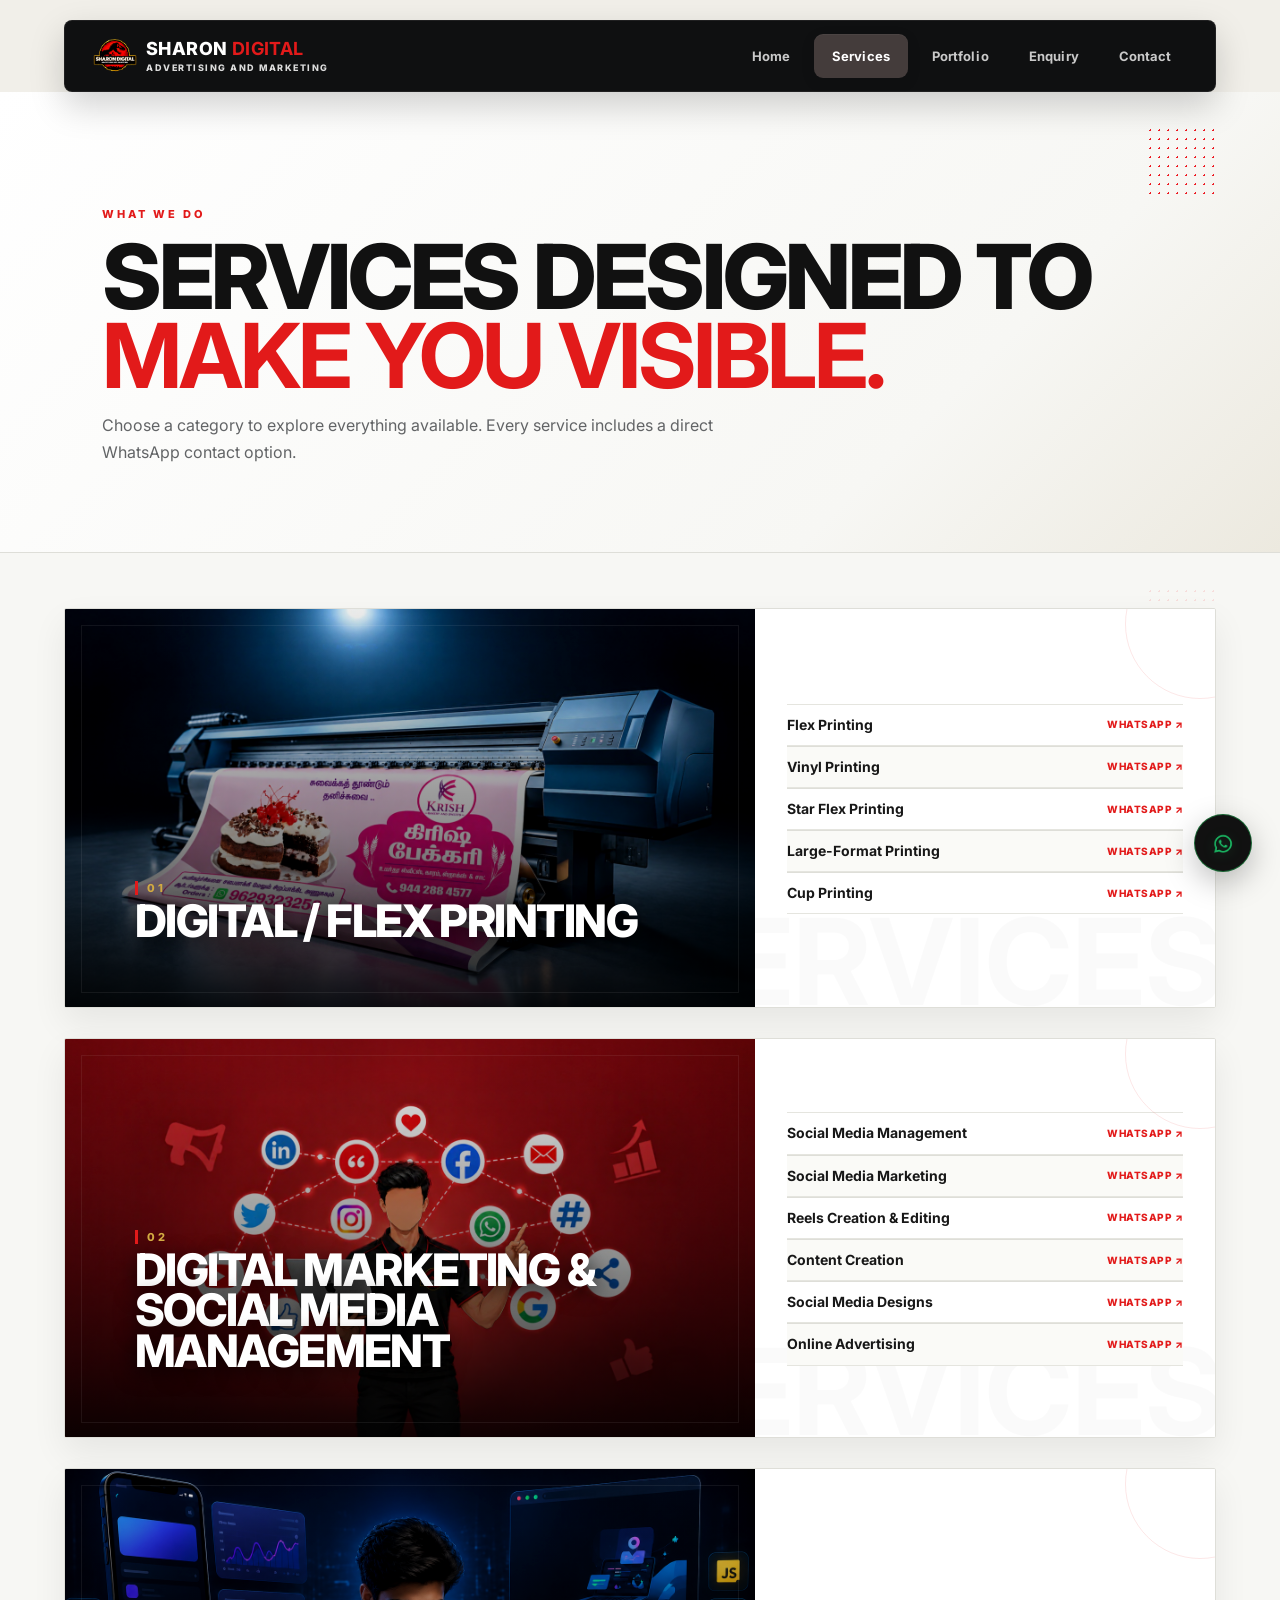
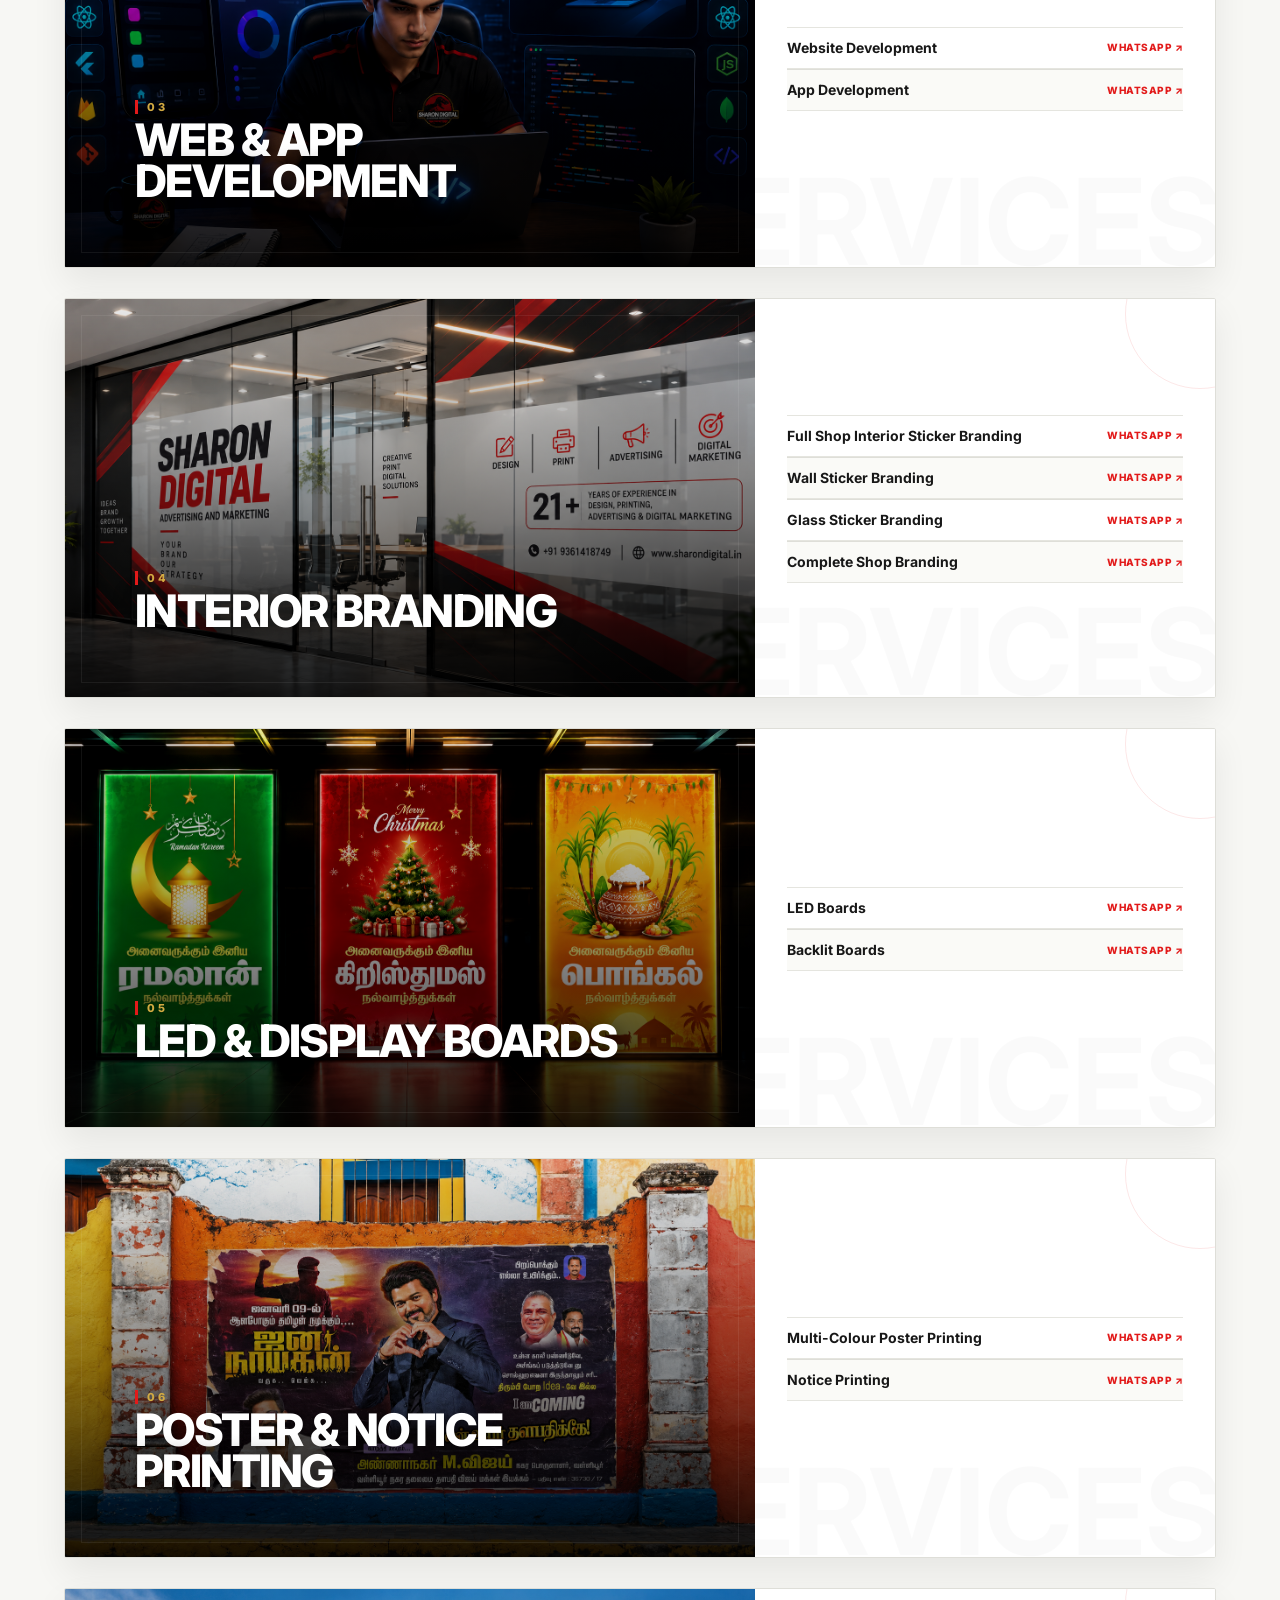
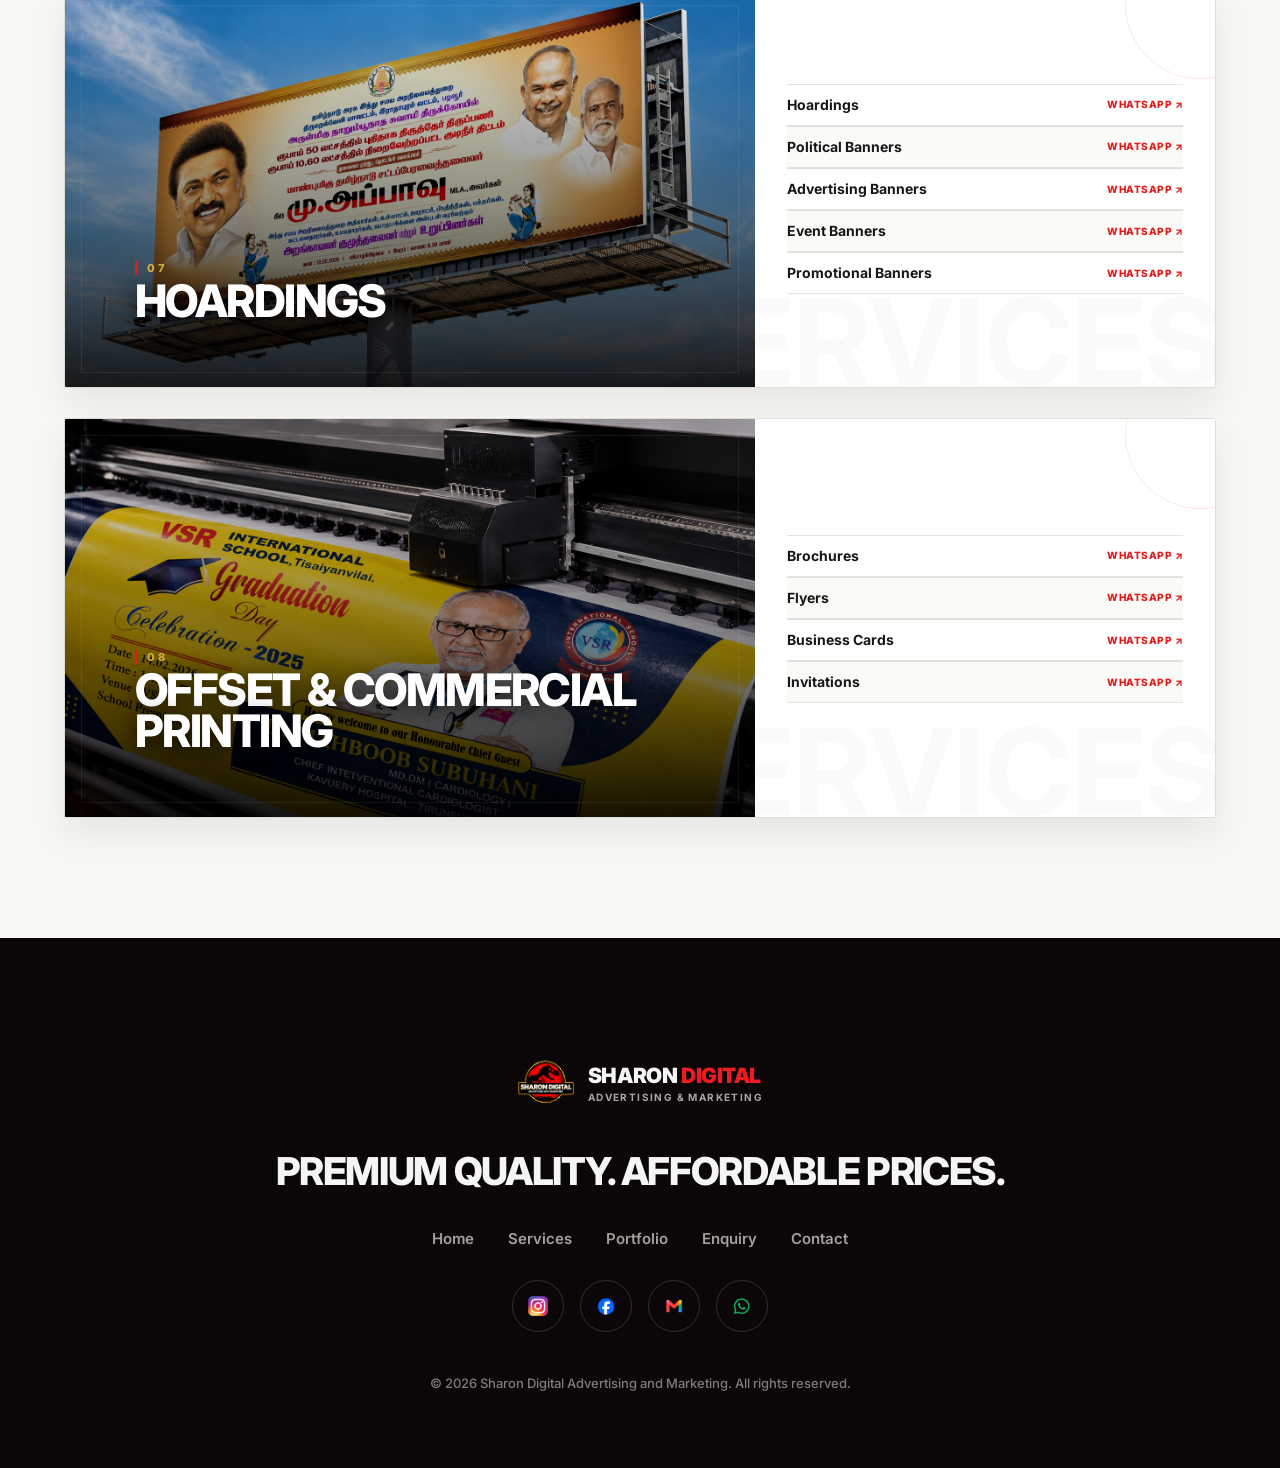
<file: services.html>
<!doctype html><html lang="en"><head><meta charset="utf-8"><meta name="viewport" content="width=device-width,initial-scale=1"><meta name="theme-color" content="#0a0a0b"><title>Services | Sharon Digital</title><link rel="stylesheet" href="assets/style.css"></head><body><header class="nav"><a class="brand" href="index.html"><img src="assets/images/logo.png"><span>SHARON <b>DIGITAL</b><small>ADVERTISING AND MARKETING</small></span></a><button class="menu">☰</button><nav><a href="index.html">Home</a><a class="active" href="services.html">Services</a><a href="portfolio.html">Portfolio</a><a href="enquiry.html">Enquiry</a><a href="contact.html">Contact</a></nav></header><main><section class="pageHero"><span class="eyebrow red">WHAT WE DO</span><h1>Services designed to <strong>make you visible.</strong></h1><p>Choose a category to explore everything available. Every service includes a direct WhatsApp contact option.</p></section><section class="section categoryGrid" id="categories"></section></main><footer class="site-footer premium-reference-footer">
  <div class="footer-main">
    <div class="footer-about">
      <a class="footer-brand" href="index.html" aria-label="Sharon Digital Home">
        <img src="assets/images/logo.png" alt="Sharon Digital logo">
        <div>
          <b>SHARON <span>DIGITAL</span></b>
          <small>ADVERTISING &amp; MARKETING</small>
        </div>
      </a>

      <p>PREMIUM QUALITY. AFFORDABLE PRICES.</p>
    </div>

    <nav class="reference-footer-nav" aria-label="Footer navigation">
      <a href="index.html">Home</a>
      <a href="services.html">Services</a>
      <a href="portfolio.html">Portfolio</a>
      <a href="enquiry.html">Enquiry</a>
      <a href="contact.html">Contact</a>
    </nav>

    <div class="reference-footer-social">
      <a aria-label="Instagram" href="https://www.instagram.com/sharondigital.in" target="_blank" rel="noopener noreferrer">
        <img src="assets/images/instagram-logo.png" alt="Instagram">
      </a>
      <a aria-label="Facebook" href="https://www.facebook.com/francis.sahayaraj" target="_blank" rel="noopener noreferrer">
        <img src="assets/images/facebook-logo.png" alt="Facebook">
      </a>
      <a aria-label="Send email" href="mailto:sharondigitalvallioor@gmail.com">
        <img src="assets/images/gmail-logo.png" alt="Email">
      </a>
      <a aria-label="Chat on WhatsApp" href="https://wa.me/919659331000" target="_blank" rel="noopener noreferrer">
        <img src="assets/images/whatsapp-logo.png" alt="WhatsApp">
      </a>
    </div>

    <div class="footer-bottom">
      <small>© 2026 Sharon Digital Advertising and Marketing. All rights reserved.</small>
    </div>
  </div>
</footer><a class="floatWA" href="https://wa.me/919659331000?text=Hi%20Sharon%20Digital%2C%20I%27d%20like%20to%20enquire%20about%20your%20services." target="_blank" rel="noopener noreferrer" aria-label="Chat on WhatsApp">
  <span class="floatWA-icon" aria-hidden="true"><img src="assets/images/whatsapp-logo.png" alt=""></span>
  <span class="floatWA-label">Chat on WhatsApp</span>
</a><script src="assets/app.js"></script><script src="assets/services.js"></script></body></html>
</file>
<file: assets/style.css>
@import url('https://fonts.googleapis.com/css2?family=Inter:wght@400;500;600;700;800;900&display=swap');

:root {
  --red: #e21a1a;
  --red2: #a60000;
  --black: #0a0a0b;
  --ink: #111214;
  --white: #f7f7f5;
  --muted: #a5a8ad;
  --gold: #b58a22;
  --gold2: #d2aa42;
  --paper: #f7f7f4;
  --soft: #666;
  --border: #deded8;
  --line: rgba(255,255,255,.12);
}

* {
  box-sizing: border-box;
}

html {
  scroll-behavior: smooth;
}

body {
  margin: 0;
  background: var(--paper);
  color: var(--ink);
  font-family: Inter, Arial, sans-serif;
}

a {
  color: inherit;
  text-decoration: none;
}


/* =========================
   NAVBAR
========================= */

.nav {
  height: 78px;
  display: flex;
  align-items: center;
  justify-content: space-between;
  padding: 0 5vw;
  border-bottom: 1px solid #242526;
  background: rgba(5,6,7,.96);
  backdrop-filter: blur(14px);
  position: sticky;
  top: 0;
  z-index: 20;
}

.brand {
  display: flex;
  align-items: center;
  gap: 10px;
}

.brand img {
  width: 52px;
  height: 52px;
  object-fit: contain;
}

.brand span {
  color: #fff !important;
  font-weight: 800;
  letter-spacing: .5px;
}

.brand b {
  color: var(--red) !important;
}

.brand small {
  display: block;
  font-size: 7px;
  letter-spacing: 1.4px;
  color: #fff !important;
  opacity: .85;
  margin-top: 2px;
}

.nav nav {
  display: flex;
  gap: 28px;
  font-size: 13px;
  font-weight: 600;
}

.nav nav a {
  color: #c9c9c9;
  position: relative;
}

.nav nav a.active,
.nav nav a:hover {
  color: #fff;
}

.nav nav a.active:after {
  content: "";
  position: absolute;
  left: 0;
  right: 0;
  bottom: -9px;
  height: 2px;
  background: var(--red);
}

.menu {
  display: none;
  background: none;
  color: white;
  border: 0;
  font-size: 24px;
}


/* =========================
   HERO
========================= */

.hero {
  height: calc(100vh - 78px);
  min-height: 680px;
  position: relative;
  overflow: hidden;
  display: flex;
  align-items: center;
  padding: 0 5vw;
}

.hero video {
  position: absolute;
  inset: 0;
  width: 100%;
  height: 100%;
  object-fit: cover;
  opacity: .48;
  filter: brightness(.85) contrast(1.1);
}

.heroShade {
  position: absolute;
  inset: 0;
  z-index: 1;

  background:
    radial-gradient(
      circle at 65% 45%,
      rgba(120,20,20,.12),
      transparent 45%
    ),
    linear-gradient(
      90deg,
      rgba(0,0,0,.94) 0%,
      rgba(0,0,0,.85) 35%,
      rgba(0,0,0,.75) 65%,
      rgba(0,0,0,.82) 100%
    );
}

.heroLayout {
  position: relative;
  z-index: 5;
  width: 100%;
  display: grid;
  grid-template-columns: 1.25fr .75fr;
  align-items: center;
  gap: 4vw;
}

.heroContent {
  max-width: 820px;
  z-index: 5;
  text-shadow: 0 3px 18px rgba(0,0,0,.65);
}

.eyebrow {
  font-size: 11px;
  letter-spacing: 3px;
  font-weight: 800;
  color: #ddd;
}

.eyebrow.red {
  color: var(--red);
}

.heroContent h1 {
  margin-top: 18px;
}

.hero h1 {
  font-family: Inter, sans-serif;
  text-transform: uppercase;
  font-size: clamp(42px,6vw,88px);
  line-height: .9;
  margin: 10px 0 18px;
  max-width: 900px;
  color: #fff;
  text-shadow: 0 5px 25px rgba(0,0,0,.85);
}

.hero h1 em {
  font-style: normal;
  color: #ff2424;
}

.heroLead {
  text-transform: uppercase;
  letter-spacing: .4px;
  color: #f4f4f4 !important;
  font-weight: 600;
  text-shadow: 0 2px 12px #000;
  max-width: 650px;
  line-height: 1.7;
  font-size: 15px;
}

.actions {
  display: flex;
  gap: 12px;
  margin-top: 28px;
}

.btn {
  display: inline-flex;
  align-items: center;
  justify-content: center;
  padding: 13px 20px;
  border-radius: 4px;
  font-weight: 800;
  font-size: 12px;
  letter-spacing: .3px;
  border: 1px solid transparent;
}

.btn.primary {
  background: var(--red);
  box-shadow: 0 10px 30px rgba(237,23,23,.2);
}

.btn.primary:hover {
  background: #b80f0f;
}

.btn.ghost {
  background: #fff;
  color: #111;
  border-color: #cfcfca;
}

.btn.ghost:hover {
  border-color: var(--gold);
  color: var(--gold);
}

.btn.dark {
  color: #111;
  background: white;
}


/* ==================================================
   HERO LOGO + EXACT SHAPE GLOSS
================================================== */

.heroBrandLockup {
  justify-self: end;
  text-align: center;
  max-width: 560px;
  z-index: 5;
}


/* Logo wrapper */

.logoGlossWrap {
  position: relative;
  display: inline-block;
  width: min(520px, 38vw);
  line-height: 0;
  overflow: hidden;
}


/* Actual logo
   DOES NOT MOVE
*/

.logoGlossWrap > img {
  width: 100%;
  height: auto;
  display: block;
  position: relative;
  z-index: 1;
  margin: 0;

  filter: drop-shadow(
    0 10px 28px rgba(0,0,0,.85)
  );
}


/* ==================================================
   GLOSS LAYER

   Full-size layer.
   PNG transparency is used as the mask.
   Therefore the gloss can ONLY appear
   where the actual logo exists.
================================================== */

.logoGloss {
  position: absolute;
  inset: 0;

  z-index: 3;

  pointer-events: none;

  /*
     Thin bright reflection
  */

  background:
    linear-gradient(
      105deg,

      transparent 0%,

      transparent 40%,

      rgba(255,255,255,0.03) 44%,

      rgba(255,255,255,0.18) 47%,

      rgba(255,255,255,0.65) 49%,

      rgba(255,255,255,1) 50%,

      rgba(255,255,255,0.65) 51%,

      rgba(255,255,255,0.18) 53%,

      rgba(255,255,255,0.03) 56%,

      transparent 60%,

      transparent 100%
    );

  /*
     Make the shine narrow.
  */

  background-size: 38% 100%;
  background-repeat: no-repeat;
  background-position: -50% 0;

  /*
     IMPORTANT:
     Use the transparent logo PNG itself
     as the mask.

     This makes the gloss follow the
     EXACT shape of your logo.
  */

  -webkit-mask-image: url("images/logo.png");
  mask-image: url("images/logo.png");

  -webkit-mask-repeat: no-repeat;
  mask-repeat: no-repeat;

  -webkit-mask-position: center;
  mask-position: center;

  -webkit-mask-size: 100% 100%;
  mask-size: 100% 100%;

  /*
     Start invisible
  */

  opacity: 0;

  /*
     Makes the white reflection blend
     naturally with the logo.
  */

  mix-blend-mode: screen;


}


/* ==================================================
   GLOSS MOVEMENT
================================================== */

@keyframes logoGlossSweep {

  /* Wait */
  0% {
    background-position: -55% 0;
    opacity: 0;
  }

  /* Enter */
  8% {
    background-position: -35% 0;
    opacity: .95;
  }

  /* Travel across logo */
  42% {
    background-position: 135% 0;
    opacity: .95;
  }

  /* Leave */
  52% {
    background-position: 155% 0;
    opacity: 0;
  }

  /* Pause */
  100% {
    background-position: 155% 0;
    opacity: 0;
  }
}


/* Text underneath logo */

.heroBrandLockup > span {
  display: inline-block;
  margin-top: 18px;
  color: #fff !important;
  font-size: 10px;
  letter-spacing: 3px;
  font-weight: 700;
  border-top: 1px solid rgba(217,173,75,.55);
  padding-top: 12px;
  text-shadow: 0 2px 10px #000;
}


/* =========================
   SCROLL
========================= */

.scrollExplore {
  position: absolute;
  z-index: 8;
  bottom: 26px;
  left: 5vw;
  display: flex;
  align-items: center;
  gap: 12px;
  color: #a9abad;
  font-size: 9px;
  letter-spacing: 2px;
  background: rgba(0,0,0,.45);
  padding: 8px 12px;
  border-left: 2px solid var(--red);
  backdrop-filter: blur(5px);
}

.scrollExplore b {
  color: var(--red);
  font-size: 20px;
  line-height: 1;
}


/* =========================
   GENERAL SECTIONS
========================= */

.section {
  padding: 100px 5vw;
}

.intro {
  display: grid;
  grid-template-columns: 1fr 1fr;
  gap: 7vw;
  border-bottom: 1px solid var(--border);
  background: #fff;
  color: var(--ink);
}

.intro h2,
.servicesPreview h2 {
  color: #111;
  text-shadow: none;
}

h2 {
  font-family: Inter;
  font-size: clamp(42px,5vw,72px);
  line-height: .95;
  text-transform: uppercase;
  margin: 14px 0;
}

h2 strong {
  color: var(--red);
}

.intro p {
  color: #4e5155 !important;
  font-size: 16px;
  font-weight: 500;
  line-height: 1.8;
  max-width: 600px;
  align-self: end;
}


/* =========================
   SERVICES PREVIEW
========================= */

.servicesPreview {
  background: #fff;
  color: var(--ink);
  border-bottom: 1px solid var(--border);
}

.sectionHead {
  display: flex;
  justify-content: space-between;
  align-items: end;
  margin-bottom: 36px;
}

.sectionHead h2 {
  color: #111;
}

.textLink {
  color: var(--red);
  font-size: 12px;
  font-weight: 800;
}

.featuredGrid {
  display: grid;
  grid-template-columns: repeat(3,1fr);
  gap: 16px;
}

.featureCard {
  background: #fff;
  border: 1px solid var(--border);
  overflow: hidden;
  transition: .3s;
  box-shadow: 0 12px 30px rgba(0,0,0,.06);
}

.featureCard:hover {
  transform: translateY(-5px);
  border-color: var(--gold2);
  box-shadow: 0 18px 40px rgba(181,138,34,.12);
}

.featureCard img {
  width: 100%;
  height: 250px;
  object-fit: cover;
}

.featureCard div {
  padding: 22px;
}

.featureCard span {
  font-size: 10px;
  color: var(--gold);
  font-weight: 800;
  letter-spacing: 1px;
}

.featureCard h3 {
  font-family: Inter;
  font-size: 28px;
  text-transform: uppercase;
  margin: 8px 0;
  color: #111 !important;
}

.featureCard p {
  font-size: 12px;
  color: #555 !important;
  line-height: 1.6;
}


/* =========================
   TRUST VIDEO
========================= */

.trustFull {
  min-height: 680px;
  position: relative;
  display: flex;
  align-items: center;
  overflow: hidden;
  padding: 110px 10vw;
  background: #050607;
}

.trustBgVideo {
  position: absolute;
  inset: 0;
  width: 100%;
  height: 100%;
  object-fit: cover;
  opacity: .76;
}

.trustOverlay {
  position: absolute;
  inset: 0;

  background:
    linear-gradient(
      90deg,
      rgba(0,0,0,.88),
      rgba(0,0,0,.58) 50%,
      rgba(0,0,0,.72)
    ),
    linear-gradient(
      0deg,
      rgba(0,0,0,.7),
      rgba(0,0,0,.2)
    );
}

.trustTextFull {
  position: relative;
  z-index: 4;
  max-width: 850px;
  text-shadow: 0 3px 16px rgba(0,0,0,.8);
}

.trustTextFull h2 {
  font-size: clamp(52px,6vw,90px);
  margin: 16px 0 24px;
  color: #fff !important;
  text-shadow: 0 5px 25px #000;
}

.trustTextFull h2 strong {
  color: #ff2424 !important;
}

.trustTextFull p {
  max-width: 760px;
  color: #f1f1f1 !important;
  text-transform: uppercase;
  font-size: 14px;
  line-height: 1.8;
  font-weight: 600;
  text-shadow: 0 2px 12px #000;
}

.stats {
  display: grid;
  grid-template-columns: repeat(3,1fr);
  border-top: 1px solid rgba(255,255,255,.25);
  margin-top: 35px;
  padding-top: 22px;
  gap: 15px;
}

.stats b {
  font-family: Inter;
  font-size: 44px;
  color: #ff2424;
  display: block;
}

.stats span {
  font-size: 10px;
  color: #eee;
  text-transform: uppercase;
  letter-spacing: 1px;
}


/* =========================
   CTA
========================= */

.cta {
  text-align: center;
  background: linear-gradient(135deg,#100506,#2b0707);
  border-top: 1px solid rgba(237,23,23,.25);
}

.cta h2 {
  color: #fff;
}

.cta h2 strong {
  color: #ff2424;
}

.cta p {
  color: #ddd;
  margin: 0 auto 25px;
}


/* =========================
   INTERNAL PAGE HERO
========================= */

.pageHero {
  background: linear-gradient(
    135deg,
    #fff 0%,
    #f7f7f4 72%,
    #ece9df 100%
  );
  max-width: none;
  padding: 110px 8vw 70px;
  border-bottom: 1px solid var(--border);
}

.pageHero h1 {
  font-family: Inter;
  font-size: clamp(50px,7vw,96px);
  text-transform: uppercase;
  line-height: .88;
  margin: 16px 0;
  color: #111;
}

.pageHero h1 strong {
  color: var(--red);
}

.pageHero p {
  color: #626466;
  line-height: 1.7;
  max-width: 650px;
}


/* SERVICES — COMPACT CATEGORY HEIGHT */

.serviceBlock {
  display: grid;
  grid-template-columns: 60% 40%;
  height: 520px;
  min-height: 0;
  margin-bottom: 35px;
  background: #fff;
  border: 1px solid var(--border);
  box-shadow: 0 18px 45px rgba(0,0,0,.08);
  overflow: hidden;
  border-radius: 2px;
}

.serviceCover {
  position: relative;
  height: 520px;
  min-height: 0;
  overflow: hidden;
}

.serviceCover img {
  width: 100%;
  height: 100%;
  display: block;
  object-fit: cover;
  object-position: center;
}

.serviceItems {
  height: 100%;
  display: flex;
  flex-direction: column;
  justify-content: center;
  background: #fff;
  padding: 35px 35px;
}

.serviceItem {
  min-height: 62px;
  display: flex;
  align-items: center;
  justify-content: space-between;
  gap: 18px;
  padding: 14px 0;
  border-bottom: 1px solid #e5e5df;
}

.serviceItem:first-child {
  border-top: 1px solid #e5e5df;
}

.coverShade {
  position: absolute;
  inset: 0;
  background: linear-gradient(
    90deg,
    rgba(0,0,0,.88),
    rgba(0,0,0,.12)
  );
}

.coverTitle {
  position: absolute;
  inset: 0;
  padding: 38px;
  display: flex;
  flex-direction: column;
  justify-content: end;
}

.coverTitle span {
  color: var(--gold2);
  font-size: 12px;
  font-weight: 800;
}

.coverTitle h2 {
  max-width: 700px;
  font-size: 52px;
  margin: 8px 0;
  color: #fff;
}

.coverTitle p {
  color: #e4e4e4;
  font-size: 12px;
}

.serviceItems {
  display: grid;
  grid-template-columns: repeat(2,1fr);
  background: #fff;
}

.serviceItem {
  padding: 18px 22px;
  border-top: 1px solid var(--border);
  display: flex;
  justify-content: space-between;
  gap: 15px;
  align-items: center;
  font-size: 13px;
  color: #171717;
}

.serviceItem a {
  color: var(--red);
  font-size: 11px;
  font-weight: 800;
  white-space: nowrap;
}

.serviceItem a:hover {
  color: #9c0f0f;
}

.serviceItem:nth-child(even) {
  background: #fafaf7;
}


/* =========================
   PORTFOLIO
========================= */

.portfolioGrid {
  columns: 3 280px;
  column-gap: 16px;
}

.portfolioGrid figure {
  margin: 0 0 16px;
  break-inside: avoid;
  background: #fff;
  border: 1px solid var(--border);
  padding: 8px;
  box-shadow: 0 10px 28px rgba(0,0,0,.06);
}

.portfolioGrid img {
  width: 100%;
  display: block;
}

.portfolioGrid figcaption {
  padding: 10px;
  font-size: 10px;
  color: #666;
  text-transform: uppercase;
  letter-spacing: 1px;
}

.portfolioGrid figure:hover {
  border-color: var(--gold2);
}


/* =========================
   FORMS
========================= */

.formWrap {
  max-width: none;
  padding: 70px 8vw 110px;
  background: #f7f7f4;
}

.formWrap form {
  background: #fff;
  border: 1px solid var(--border);
  padding: 30px;
  box-shadow: 0 15px 40px rgba(0,0,0,.06);
}

.formGrid {
  display: grid;
  grid-template-columns: 1fr 1fr;
  gap: 18px;
}

label {
  display: block;
  color: #333;
  font-size: 11px;
  font-weight: 700;
  letter-spacing: .5px;
}

input,
select,
textarea {
  display: block;
  width: 100%;
  margin-top: 8px;
  padding: 14px;
  background: #fafaf8;
  border: 1px solid #d5d5d0;
  color: #111;
  border-radius: 3px;
  font: inherit;
  font-size: 13px;
  outline: none;
}

input::placeholder,
textarea::placeholder {
  color: #999;
}

input:focus,
select:focus,
textarea:focus {
  border-color: var(--red);
  box-shadow: 0 0 0 3px rgba(226,26,26,.08);
}

textarea {
  resize: vertical;
  margin-bottom: 22px;
}

.formNote {
  font-size: 11px;
  color: #777;
}


/* =========================
   CONTACT
========================= */

.contactPage {
  background: var(--paper);
  color: #111;
}

.contactHero {
  min-height: 650px;
  padding: 100px 8vw;
  display: grid;
  grid-template-columns: 1fr .7fr;
  gap: 7vw;
  align-items: center;

  background: linear-gradient(
    135deg,
    #fff 0%,
    #f7f7f3 65%,
    #ece8df 100%
  );
}

.contactHero h1 {
  font-family: Inter;
  font-size: clamp(58px,7vw,100px);
  line-height: .88;
  text-transform: uppercase;
  margin: 16px 0;
  color: #111;
  text-shadow: none;
}

.contactHero h1 strong {
  color: var(--red);
}

.contactHero > div:first-child > p {
  max-width: 650px;
  color: #4f5459 !important;
  font-weight: 500;
  line-height: 1.8;
}

.blackBtn {
  background: #090a0b !important;
  color: #fff !important;
  border-color: #090a0b !important;
}

.ownerCard {
  background: #fff;
  border: 1px solid #ddd;
  box-shadow: 0 25px 70px rgba(0,0,0,.12);
  padding: 20px;
  position: relative;
}

.ownerImage {
  background: #f2f2ef;
  overflow: hidden;
  aspect-ratio: 1/1;
}

.ownerImage img {
  width: 100%;
  height: 100%;
  object-fit: cover;
  object-position: center 35%;
  display: block;
}

.ownerInfo {
  padding: 20px 8px 8px;
}

.ownerInfo span {
  font-size: 10px;
  letter-spacing: 2px;
  color: #a37a18;
  font-weight: 800;
}

.ownerInfo h2 {
  color: #111;
  font-size: 34px;
  margin: 7px 0;
  text-transform: uppercase;
}

.ownerInfo p {
  margin: 0;
  color: #666;
  font-size: 12px;
}

.contactDetails {
  background: #fff;
  border-top: 1px solid #ddd;
}

.contactIntro {
  text-align: center;
}

.contactIntro h2 {
  color: #111;
}

.contactCards {
  display: grid;
  grid-template-columns: repeat(3,1fr);
  gap: 18px;
  margin-top: 40px;
}

.contactCard {
  padding: 30px;
  min-height: 240px;
}

.whiteCard {
  background: #fff;
  border: 1px solid var(--border);
  box-shadow: 0 12px 30px rgba(0,0,0,.06);
  min-height: 230px;
}

.contactCard span {
  font-size: 10px;
  color: var(--gold);
  font-weight: 800;
  letter-spacing: 2px;
}

.whiteCard h3 {
  font-family: Inter;
  font-size: 30px;
  line-height: 1.05;
  margin: 16px 0 28px;
  word-break: break-word;
  color: #151515;
}


/* =========================
   SOCIAL ICONS
========================= */

.socialRow {
  display: grid;
  grid-template-columns: repeat(4,1fr);
  gap: 14px;
  max-width: 900px;
  margin: 38px auto 0;
}

.socialIcon {
  display: flex !important;
  align-items: center;
  justify-content: center;
  gap: 10px;
  min-height: 58px;
  padding: 12px 18px !important;
  border: 1px solid #d8d8d2 !important;
  background: #fff !important;
  color: #111 !important;
  border-radius: 3px;
  font-weight: 800;
  font-size: 13px !important;
  transition: .25s;
}

.socialIcon svg {
  width: 23px;
  height: 23px;
  flex: 0 0 23px;
}

.socialIcon:hover {
  transform: translateY(-3px);
  border-color: var(--red) !important;
  color: var(--red) !important;
  box-shadow: 0 10px 24px rgba(0,0,0,.08);
}

.socialIcon.whatsapp:hover {
  color: #149447 !important;
  border-color: #20c65a !important;
}

.socialIcon.mail:hover {
  color: #111 !important;
  border-color: var(--gold2) !important;
}


/* =========================
   FOOTER
========================= */

footer {
  padding: 45px 5vw 30px;
  border-top: 1px solid #242526;
  display: flex;
  align-items: center;
  gap: 28px;
  flex-wrap: wrap;
  background: #090a0b;
  color: #999;
  font-size: 11px;
}

.footerBrand {
  display: flex;
  align-items: center;
  gap: 10px;
  margin-right: auto;
}

.footerBrand img {
  width: 45px;
  height: 45px;
  object-fit: contain;
}

.footerBrand b {
  color: #fff;
  display: block;
}

.footerBrand span {
  font-size: 8px;
  text-transform: uppercase;
  letter-spacing: 1px;
}

.footerLinks {
  display: flex;
  gap: 18px;
}

.footerLinks a:hover {
  color: var(--gold2);
}

.floatWA {
  position: fixed;
  right: 22px;
  bottom: 22px;
  background: #20c65a;
  color: #fff;
  padding: 13px 17px;
  border-radius: 999px;
  font-size: 11px;
  font-weight: 800;
  z-index: 30;
  box-shadow: 0 10px 25px rgba(0,0,0,.4);
}


/* =========================
   MOBILE
========================= */

@media(max-width:800px) {

  .nav {
    height: 70px;
    padding: 0 20px;
  }

  .brand img {
    width: 45px;
    height: 45px;
  }

  .brand span {
    font-size: 12px;
  }

  .nav nav {
    display: none;
    position: absolute;
    top: 70px;
    left: 0;
    right: 0;
    background: #08090a;
    padding: 20px;
    flex-direction: column;
    gap: 20px;
    border-bottom: 1px solid var(--line);
  }

  .nav nav.open {
    display: flex;
  }

  .nav nav a.active:after {
    display: none;
  }

  .menu {
    display: block;
  }

  .hero {
    padding: 30px 20px;
    min-height: 720px;
  }

  .heroLayout {
    grid-template-columns: 1fr;
    gap: 15px;
  }

  .heroBrandLockup {
    order: -1;
    justify-self: end;
    text-align: left;
  }

  .logoGlossWrap {
    width: 250px;
  }

  .heroBrandLockup > span {
    font-size: 8px;
    margin-top: 8px;
  }

  .hero h1 {
    font-size: 48px;
  }

  .heroLead {
    font-size: 11px;
  }

  .scrollExplore {
    left: 20px;
  }

  .section {
    padding: 70px 20px;
  }

  .intro,
  .trust {
    grid-template-columns: 1fr;
    gap: 25px;
  }

  .featuredGrid,
  .contactGrid {
    grid-template-columns: 1fr;
  }

  .featureCard img {
    height: 220px;
  }

  .trustFull {
    min-height: 620px;
    padding: 80px 20px;
  }

  .trustTextFull h2 {
    font-size: 54px;
  }

  .stats b {
    font-size: 34px;
  }

  .pageHero {
    padding: 80px 20px 50px;
  }

  .pageHero h1 {
    font-size: 58px;
  }

  .serviceCover {
    height: 280px;
  }

  .coverTitle {
    padding: 25px;
  }

  .coverTitle h2 {
    font-size: 38px;
  }

  .serviceItems {
    grid-template-columns: 1fr;
  }

  .formGrid {
    grid-template-columns: 1fr;
  }

  .formWrap {
    padding: 55px 20px 80px;
  }

  .contactHero {
    grid-template-columns: 1fr;
    padding: 75px 20px;
  }

  .ownerCard {
    max-width: 430px;
  }

  .contactCards {
    grid-template-columns: 1fr;
  }

  .socialRow {
    grid-template-columns: 1fr 1fr;
  }

  .socialIcon {
    font-size: 11px !important;
  }

  footer {
    padding: 35px 20px;
  }

  .footerLinks {
    width: 100%;
    justify-content: space-between;
  }

  .floatWA {
    right: 14px;
    bottom: 14px;
  }

  .actions {
    flex-wrap: wrap;
  }
}


@media(max-width:500px) {

  .socialRow {
    grid-template-columns: 1fr;
  }

  .logoGlossWrap {
    width: 220px;
  }

}
/* =========================================================
   HERO — FINAL SPACING & HEIGHT ADJUSTMENT
   Only affects the Home page hero section
========================================================= */

/* 1. Make the overall hero shorter */
.hero {
  height: clamp(620px, 78vh, 700px);
  min-height: 620px;
  padding: 0 5vw;
}

/* 2. Move the main hero content slightly upward
      so there isn't a huge gap below the navbar */
.heroLayout {
  transform: translateY(-18px);
}

/* 3. Keep the left content compact */
.heroContent {
  transform: translateY(-5px);
}

/* 4. Reduce logo → Advertising / Print / Design / Digital gap */
.heroBrandLockup > span {
  margin-top: 7px;
  padding-top: 8px;
}

/* 5. Keep the logo itself at a good size */
.logoGlossWrap {
  width: min(500px, 36vw);
}

/* 6. Put Scroll to Explore closer to the bottom
      of the shorter hero */
.scrollExplore {
  bottom: 16px;
}

/* 7. Make sure the hero doesn't create unwanted
      extra space */
.heroBrandLockup {
  align-self: center;
}


/* =========================================================
   DESKTOP — TIGHTER HERO POSITIONING
========================================================= */

@media (min-width: 801px) {

  .heroLayout {
    transform: translateY(-25px);
  }

  .heroContent {
    transform: translateY(-5px);
  }

  .heroBrandLockup {
    transform: translateY(-5px);
  }

  .scrollExplore {
    bottom: 14px;
  }
}


/* =========================================================
   MOBILE
========================================================= */

@media (max-width: 800px) {

  .hero {
    height: auto;
    min-height: 650px;
    padding: 25px 20px 65px;
  }

  .heroLayout {
    transform: none;
  }

  .heroContent {
    transform: none;
  }

  .heroBrandLockup {
    transform: none;
  }

  .logoGlossWrap {
    width: 240px;
  }

  .heroBrandLockup > span {
    margin-top: 6px;
    padding-top: 7px;
    font-size: 8px;
  }

  .scrollExplore {
    bottom: 15px;
    left: 20px;
  }
}
/* ===== HERO FINAL SPACING ===== */

/* 1. Move SCROLL TO EXPLORE slightly upward */
.scrollExplore {
    bottom: 28px;
}

/* 2. Bring slogan closer to the logo */
.heroBrandLockup > span {
    margin-top: 2px;
    padding-top: 8px;
}

/* Keep the logo in the same position */
.logoGlossWrap {
    margin-bottom: 0;
}

/* Desktop fine-tuning */
@media (min-width: 801px) {
    .heroBrandLockup {
        transform: translateY(-3px);
    }

    .heroBrandLockup > span {
        margin-top: 2px;
        padding-top: 7px;
    }

    .scrollExplore {
        bottom: 28px;
    }
}
/* =========================================================
   SERVICES PAGE — COMPACT 60 / 40 LAYOUT
========================================================= */

.categoryGrid {
  padding: 55px 5vw 90px;
  background: #f7f7f4;
}

/* =========================================================
   CATEGORY BLOCK
========================================================= */

.serviceBlock {
  display: grid;
  grid-template-columns: 60% 40%;

  width: 100%;
  height: 400px;
  min-height: 0;

  margin-bottom: 30px;

  background: #fff;
  border: 1px solid var(--border);

  box-shadow: 0 15px 35px rgba(0,0,0,.07);

  overflow: hidden;
  border-radius: 2px;
}

/* =========================================================
   LEFT — IMAGE
========================================================= */

.serviceCover {
  position: relative;

  width: 100%;
  height: 400px;
  min-height: 0;

  overflow: hidden;
}

.serviceCover img {
  width: 100%;
  height: 100%;

  display: block;

  object-fit: cover;
  object-position: center;

  transition: transform .7s ease;
}

.serviceBlock:hover .serviceCover img {
  transform: scale(1.025);
}

/* =========================================================
   IMAGE DARK OVERLAY
========================================================= */

.coverShade {
  position: absolute;
  inset: 0;

  background:
    linear-gradient(
      0deg,
      rgba(0,0,0,.90) 0%,
      rgba(0,0,0,.45) 45%,
      rgba(0,0,0,.08) 100%
    );

  z-index: 1;
}

/* =========================================================
   CATEGORY TITLE INSIDE IMAGE
========================================================= */

.coverTitle {
  position: absolute;

  left: 32px;
  right: 28px;
  bottom: 30px;

  z-index: 2;

  display: flex;
  flex-direction: column;
  align-items: flex-start;
}

.coverTitle span {
  color: var(--gold2);

  font-size: 11px;
  font-weight: 800;

  letter-spacing: 3px;

  margin-bottom: 6px;
}

.coverTitle h2 {
  margin: 0;

  max-width: 700px;

  color: #fff !important;

  font-family: Inter, sans-serif;

  font-size: clamp(38px, 3.5vw, 58px);

  line-height: .9;

  text-transform: uppercase;

  text-shadow: 0 4px 20px rgba(0,0,0,.8);
}

/* Hide the "services available" text */
.coverTitle p {
  display: none;
}

/* =========================================================
   RIGHT — SERVICE LIST
========================================================= */

.serviceItems {
  width: 100%;
  height: 400px;

  display: flex;
  flex-direction: column;

  justify-content: center;

  background: #fff;

  padding: 20px 32px;
}

/* =========================================================
   INDIVIDUAL SERVICE
========================================================= */

.serviceItem {
  min-height: 0;

  display: flex;

  align-items: center;
  justify-content: space-between;

  gap: 15px;

  padding: 11px 0;

  border-bottom: 1px solid #e5e5df;

  color: #111;
}

.serviceItem:first-child {
  border-top: 1px solid #e5e5df;
}

.serviceItem span {
  font-size: 14px;

  font-weight: 700;

  line-height: 1.3;

  color: #171717;
}

.serviceItem a {
  flex-shrink: 0;

  color: var(--red);

  font-size: 9px;

  font-weight: 800;

  letter-spacing: .5px;

  text-transform: uppercase;

  padding: 6px 0;

  white-space: nowrap;
}

.serviceItem a:hover {
  color: #9c0f0f;
}

/* Hover effect */

.serviceItem:hover span {
  color: var(--gold);
}

.serviceItem:hover a {
  color: var(--red);
}

/* Alternating subtle background */

.serviceItem:nth-child(even) {
  background: #fafaf7;
}

/* =========================================================
   MOBILE
========================================================= */

@media (max-width: 800px) {

  .categoryGrid {
    padding: 40px 20px 70px;
  }

  .serviceBlock {
    grid-template-columns: 1fr;

    height: auto;

    margin-bottom: 25px;
  }

  .serviceCover {
    height: 280px;
    min-height: 280px;
  }

  .coverTitle {
    left: 24px;
    right: 20px;
    bottom: 24px;
  }

  .coverTitle span {
    font-size: 10px;
    margin-bottom: 6px;
  }

  .coverTitle h2 {
    font-size: 40px;
  }

  .serviceItems {
    height: auto;

    padding: 18px 22px;
  }

  .serviceItem {
    padding: 13px 0;
  }

  .serviceItem span {
    font-size: 13px;
  }

  .serviceItem a {
    font-size: 9px;
  }
}

/* =========================================================
   SMALL PHONES
========================================================= */

@media (max-width: 500px) {

  .serviceCover {
    height: 240px;
    min-height: 240px;
  }

  .coverTitle {
    left: 20px;
    bottom: 20px;
  }

  .coverTitle h2 {
    font-size: 34px;
  }

  .serviceItems {
    padding: 15px 18px;
  }

  .serviceItem {
    gap: 10px;
    padding: 11px 0;
  }

  .serviceItem span {
    font-size: 12px;
  }

  .serviceItem a {
    font-size: 8px;
  }
}
/* =========================================================
   CONTACT PAGE — SMALL PREMIUM IMPROVEMENTS
   Keeps the existing theme and layout
========================================================= */

/* Entire contact cards are clickable */
.contactCardLink {
  color: inherit;
  text-decoration: none;
  cursor: pointer;
}

/* Better card interaction */
.contactCard {
  transition:
    transform .25s ease,
    box-shadow .25s ease,
    border-color .25s ease;
}

.contactCard:hover {
  transform: translateY(-5px);
  border-color: #c9c9c2;
  box-shadow: 0 18px 40px rgba(0,0,0,.10);
}

/* Description inside cards */
.contactCard p {
  margin: 0 0 22px;
  color: #777;
  font-size: 11px;
  line-height: 1.6;
}

/* Keep email looking clean */
.emailAddress {
  word-break: normal;
  overflow-wrap: anywhere;
}

/* Make button sit at bottom consistently */
.contactCard .btn {
  margin-top: auto;
}

/* Better social hover */
.socialIcon {
  transition:
    transform .25s ease,
    box-shadow .25s ease,
    border-color .25s ease,
    color .25s ease;
}

.socialIcon:hover {
  transform: translateY(-3px);
  box-shadow: 0 10px 25px rgba(0,0,0,.08);
}

/* Original brand colors on hover */
.socialIcon.whatsapp:hover {
  color: #25D366 !important;
  border-color: #25D366 !important;
}

.socialIcon.instagram:hover {
  color: #E1306C !important;
  border-color: #E1306C !important;
}

.socialIcon.mail:hover {
  color: var(--gold2) !important;
  border-color: var(--gold2) !important;
}

/* Facebook */
.socialRow .socialIcon:nth-child(3):hover {
  color: #1877F2 !important;
  border-color: #1877F2 !important;
}

/* Mobile email protection */
@media (max-width: 800px) {
  .emailAddress {
    font-size: 26px;
  }
}

@media (max-width: 500px) {
  .emailAddress {
    font-size: 23px;
  }
}
/* =========================================================
   CONTACT PAGE FINAL POLISH
========================================================= */

.contactPage .contactCards {
  align-items: stretch;
}

.contactPage .contactCard {
  display: flex;
  flex-direction: column;
  justify-content: flex-start;
  min-height: 270px;
  padding: 30px;
  text-decoration: none;
  color: #111;
  transition: transform .25s ease, box-shadow .25s ease, border-color .25s ease;
}

.contactPage .contactCard:hover {
  transform: translateY(-6px);
  border-color: #c8c8c2;
  box-shadow: 0 20px 45px rgba(0,0,0,.12);
}

.contactPage .contactCard h3 {
  margin: 16px 0 14px;
}

.contactPage .contactCard p {
  margin: 0 0 25px;
  color: #777;
  font-size: 11px;
  line-height: 1.6;
}

.contactPage .contactCard .btn {
  margin-top: auto;
  width: fit-content;
}

/* EMAIL — prevent ugly breaking */
.contactPage .emailAddress {
  font-size: 24px;
  line-height: 1.15;
  word-break: normal;
  overflow-wrap: break-word;
}

/* SOCIAL ICONS */
.contactPage .socialIcon {
  transition: transform .25s ease,
              border-color .25s ease,
              color .25s ease,
              box-shadow .25s ease;
}

.contactPage .socialIcon:hover {
  transform: translateY(-4px);
  box-shadow: 0 10px 25px rgba(0,0,0,.08);
}

/* WhatsApp */
.contactPage .socialIcon.whatsapp:hover {
  color: #25D366 !important;
  border-color: #25D366 !important;
}

/* Instagram */
.contactPage .socialIcon.instagram:hover {
  color: #E1306C !important;
  border-color: #E1306C !important;
}

/* Facebook */
.contactPage .socialIcon.facebook:hover {
  color: #1877F2 !important;
  border-color: #1877F2 !important;
}

/* Email */
.contactPage .socialIcon.mail:hover {
  color: var(--gold2) !important;
  border-color: var(--gold2) !important;
}


/* MOBILE */
@media (max-width: 800px) {

  .contactPage .contactCard {
    min-height: 240px;
  }

  .contactPage .emailAddress {
    font-size: 25px;
  }

}

@media (max-width: 500px) {

  .contactPage .emailAddress {
    font-size: 21px;
  }

}
/* =========================================================
   SHARON DIGITAL — GRAPHIC DESIGNER ENHANCEMENT PACK
   Visual polish only. Existing layouts, logo and content remain.
========================================================= */

:root {
  --sd-red-glow: rgba(226,26,26,.22);
  --sd-gold-glow: rgba(181,138,34,.20);
}

/* Smooth rendering */
body {
  overflow-x: hidden;
  -webkit-font-smoothing: antialiased;
}

/* Subtle premium grain — does not change layout */
body::before {
  content: "";
  position: fixed;
  inset: 0;
  pointer-events: none;
  z-index: 999;
  opacity: .035;
  background-image: url("data:image/svg+xml,%3Csvg viewBox='0 0 180 180' xmlns='http://www.w3.org/2000/svg'%3E%3Cfilter id='n'%3E%3CfeTurbulence type='fractalNoise' baseFrequency='.9' numOctaves='3' stitchTiles='stitch'/%3E%3C/filter%3E%3Crect width='100%25' height='100%25' filter='url(%23n)' opacity='.55'/%3E%3C/svg%3E");
  mix-blend-mode: multiply;
}

/* Cursor-following designer glow on desktop */
body::after {
  content: "";
  position: fixed;
  width: 420px;
  height: 420px;
  left: calc(var(--sd-mx, 50vw) - 210px);
  top: calc(var(--sd-my, 50vh) - 210px);
  border-radius: 50%;
  pointer-events: none;
  z-index: 0;
  background: radial-gradient(circle, rgba(226,26,26,.045) 0%, rgba(181,138,34,.025) 28%, transparent 68%);
  transition: left .18s ease-out, top .18s ease-out;
}

/* Keep all real content above decorative layers */
.nav, main, footer, .floatWA { z-index: 2; }

/* ---------------------------------------------------------
   NAVBAR — subtle glass + animated accent
--------------------------------------------------------- */
.nav {
  box-shadow: 0 8px 28px rgba(0,0,0,.14);
}

.nav::after {
  content: "";
  position: absolute;
  left: 5vw;
  right: 5vw;
  bottom: -1px;
  height: 1px;
  background: linear-gradient(90deg, transparent, rgba(226,26,26,.7), rgba(210,170,66,.55), transparent);
  opacity: .7;
}

.brand img {
  transition: transform .35s ease, filter .35s ease;
}

.brand:hover img {
  transform: rotate(-2deg) scale(1.04);
  filter: drop-shadow(0 0 12px rgba(210,170,66,.25));
}

.nav nav a {
  transition: color .25s ease, transform .25s ease;
}

.nav nav a:hover {
  transform: translateY(-1px);
}

/* ---------------------------------------------------------
   HERO — cinematic graphic treatment
--------------------------------------------------------- */
.hero::after {
  content: "SHARON";
  position: absolute;
  right: -1vw;
  bottom: -4vw;
  font-family: Inter, sans-serif;
  font-size: clamp(150px, 24vw, 380px);
  line-height: .7;
  font-weight: 700;
  letter-spacing: -.04em;
  color: rgba(255,255,255,.018);
  pointer-events: none;
  z-index: 2;
}

.heroContent,
.heroBrandLockup {
  animation: sdHeroIn .8s ease both;
}

.heroBrandLockup { animation-delay: .12s; }

@keyframes sdHeroIn {
  from { opacity: 0; }
  to { opacity: 1; }
}

.heroContent .actions .btn,
.contactHero .actions .btn {
  position: relative;
  overflow: hidden;
  isolation: isolate;
  transition: transform .25s ease, box-shadow .25s ease, border-color .25s ease;
}

.heroContent .actions .btn::before,
.contactHero .actions .btn::before {
  content: "";
  position: absolute;
  inset: 0;
  background: linear-gradient(110deg, transparent 25%, rgba(255,255,255,.32) 48%, transparent 68%);
  transform: translateX(-120%);
  transition: transform .55s ease;
  z-index: -1;
}

.heroContent .actions .btn:hover::before,
.contactHero .actions .btn:hover::before {
  transform: translateX(120%);
}

.heroContent .actions .btn:hover,
.contactHero .actions .btn:hover {
  transform: translateY(-3px);
}

.btn.primary:hover {
  box-shadow: 0 14px 34px rgba(226,26,26,.28);
}

/* ---------------------------------------------------------
   SECTION HEADINGS — designer underline detail
--------------------------------------------------------- */
.pageHero,
.sectionHead,
.contactIntro {
  position: relative;
}

.pageHero::before,
.contactIntro::before {
  content: "";
  display: block;
  width: 58px;
  height: 3px;
  margin-bottom: 16px;
  background: linear-gradient(90deg, var(--red), var(--gold2));
  transform-origin: left;
  animation: sdLineIn .7s ease both;
}

.pageHero .eyebrow,
.contactIntro .eyebrow {
  position: relative;
}

@keyframes sdLineIn {
  from { transform: scaleX(0); opacity: 0; }
  to { transform: scaleX(1); opacity: 1; }
}

/* ---------------------------------------------------------
   SERVICE CARDS — stronger 60/40 visual treatment
--------------------------------------------------------- */
.serviceBlock {
  position: relative;
  isolation: isolate;
  transition: transform .35s cubic-bezier(.2,.75,.2,1), box-shadow .35s ease, border-color .35s ease;
}

.serviceBlock::before {
  content: "";
  position: absolute;
  inset: 0;
  pointer-events: none;
  z-index: 5;
  border: 1px solid transparent;
  background: linear-gradient(120deg, rgba(210,170,66,.45), transparent 25%, transparent 72%, rgba(226,26,26,.25)) border-box;
  -webkit-mask: linear-gradient(#000 0 0) padding-box, linear-gradient(#000 0 0);
  -webkit-mask-composite: xor;
  mask-composite: exclude;
  opacity: 0;
  transition: opacity .35s ease;
}

.serviceBlock:hover {
  transform: translateY(-7px);
  border-color: rgba(181,138,34,.35);
  box-shadow: 0 28px 65px rgba(0,0,0,.15), 0 0 0 1px rgba(210,170,66,.05);
}

.serviceBlock:hover::before { opacity: 1; }

.serviceCover::after {
  content: "";
  position: absolute;
  top: 0;
  bottom: 0;
  left: -35%;
  width: 22%;
  background: linear-gradient(90deg, transparent, rgba(255,255,255,.16), transparent);
  transform: skewX(-18deg) translateX(-160%);
  z-index: 3;
  pointer-events: none;
}

.serviceBlock:hover .serviceCover::after {
  animation: sdImageSweep .85s ease;
}

@keyframes sdImageSweep {
  to { transform: skewX(-18deg) translateX(650%); }
}

.coverTitle h2 {
  text-shadow: 0 5px 22px rgba(0,0,0,.85);
}

.coverTitle span {
  position: relative;
  padding-left: 12px;
}

.coverTitle span::before {
  content: "";
  position: absolute;
  left: 0;
  top: 50%;
  width: 3px;
  height: 100%;
  transform: translateY(-50%);
  background: var(--red);
}

.serviceItem {
  position: relative;
  transition: padding-left .25s ease, background .25s ease;
}

.serviceItem::after {
  content: "";
  position: absolute;
  left: 0;
  bottom: -1px;
  width: 0;
  height: 2px;
  background: linear-gradient(90deg, var(--red), var(--gold2));
  transition: width .3s ease;
}

.serviceItem:hover {
  padding-left: 8px;
  background: linear-gradient(90deg, rgba(226,26,26,.035), transparent) !important;
}

.serviceItem:hover::after { width: 70px; }

.serviceItem a {
  transition: transform .25s ease, letter-spacing .25s ease;
}

.serviceItem:hover a {
  transform: translateX(-2px);
  letter-spacing: 1px;
}

/* ---------------------------------------------------------
   FEATURE CARDS — glassy edge + image sheen
--------------------------------------------------------- */
.featureCard {
  position: relative;
  isolation: isolate;
  transition: transform .35s cubic-bezier(.2,.75,.2,1), box-shadow .35s ease, border-color .35s ease;
}

.featureCard::before {
  content: "";
  position: absolute;
  inset: 0;
  border: 1px solid rgba(210,170,66,.0);
  pointer-events: none;
  z-index: 4;
  transition: border-color .35s ease;
}

.featureCard::after {
  content: "";
  position: absolute;
  top: 0;
  left: -45%;
  width: 30%;
  height: 100%;
  background: linear-gradient(90deg, transparent, rgba(255,255,255,.16), transparent);
  transform: skewX(-18deg);
  pointer-events: none;
  z-index: 3;
}

.featureCard:hover {
  transform: translateY(-9px) scale(1.008);
  box-shadow: 0 25px 55px rgba(0,0,0,.14), 0 0 30px rgba(181,138,34,.06);
}

.featureCard:hover::before { border-color: rgba(210,170,66,.38); }
.featureCard:hover::after { animation: sdCardSweep .75s ease; }

@keyframes sdCardSweep {
  to { left: 125%; }
}

.featureCard img {
  transition: transform .6s cubic-bezier(.2,.75,.2,1), filter .6s ease;
}

.featureCard:hover img {
  transform: scale(1.055);
  filter: saturate(1.08) contrast(1.03);
}

/* ---------------------------------------------------------
   TRUST SECTION — premium stats
--------------------------------------------------------- */
.trustFull::after {
  content: "21+";
  position: absolute;
  right: 5vw;
  bottom: -45px;
  font-family: Inter, sans-serif;
  font-size: clamp(180px, 25vw, 400px);
  line-height: .8;
  color: rgba(255,255,255,.025);
  pointer-events: none;
}

.stats > div {
  position: relative;
  padding: 8px 12px 8px 0;
  transition: transform .25s ease;
}

.stats > div:hover { transform: translateY(-4px); }

.stats > div::after {
  content: "";
  position: absolute;
  left: 0;
  bottom: -1px;
  width: 35px;
  height: 2px;
  background: var(--gold2);
}

/* ---------------------------------------------------------
   PORTFOLIO — editorial gallery feel
--------------------------------------------------------- */
.portfolioGrid figure {
  position: relative;
  overflow: hidden;
  transition: transform .35s ease, box-shadow .35s ease, border-color .35s ease;
}

.portfolioGrid figure::after {
  content: "VIEW PROJECT";
  position: absolute;
  right: 14px;
  top: 14px;
  padding: 7px 9px;
  font-size: 8px;
  font-weight: 800;
  letter-spacing: 1.4px;
  color: #fff;
  background: rgba(0,0,0,.72);
  border-left: 2px solid var(--red);
  opacity: 0;
  transform: translateY(-6px);
  transition: opacity .25s ease, transform .25s ease;
  pointer-events: none;
}

.portfolioGrid figure:hover {
  transform: translateY(-6px);
  box-shadow: 0 24px 50px rgba(0,0,0,.14);
}

.portfolioGrid figure:hover::after {
  opacity: 1;
  transform: translateY(0);
}

.portfolioGrid img {
  transition: transform .55s cubic-bezier(.2,.75,.2,1), filter .45s ease;
}

.portfolioGrid figure:hover img {
  transform: scale(1.035);
  filter: contrast(1.04) saturate(1.05);
}

/* ---------------------------------------------------------
   CONTACT PAGE — elevated cards, owner card, social buttons
--------------------------------------------------------- */
.contactHero {
  position: relative;
  overflow: hidden;
}

.contactHero::before {
  content: "CONTACT";
  position: absolute;
  right: -2vw;
  bottom: -5vw;
  font-family: Inter, sans-serif;
  font-size: clamp(160px, 22vw, 350px);
  line-height: .7;
  color: rgba(0,0,0,.025);
  pointer-events: none;
}

.ownerCard {
  position: relative;
  overflow: hidden;
}

.ownerCard::before {
  content: "";
  position: absolute;
  top: 0;
  left: -80%;
  width: 45%;
  height: 100%;
  background: linear-gradient(90deg, transparent, rgba(255,255,255,.5), transparent);
  transform: skewX(-18deg);
  pointer-events: none;
  z-index: 3;
}

.ownerCard:hover::before { animation: sdOwnerSweep .9s ease; }

@keyframes sdOwnerSweep {
  to { left: 135%; }
}

.ownerImage {
  position: relative;
}

.ownerImage::after {
  content: "";
  position: absolute;
  inset: 0;
  box-shadow: inset 0 0 0 1px rgba(181,138,34,.16), inset 0 -70px 90px rgba(0,0,0,.08);
  pointer-events: none;
}

.contactPage .contactCard {
  position: relative;
  overflow: hidden;
  isolation: isolate;
}

.contactPage .contactCard::before {
  content: "";
  position: absolute;
  top: 0;
  right: 0;
  width: 90px;
  height: 90px;
  background: radial-gradient(circle at top right, rgba(226,26,26,.08), transparent 68%);
  pointer-events: none;
  z-index: -1;
}

.contactPage .contactCard:hover {
  transform: translateY(-8px);
  box-shadow: 0 25px 55px rgba(0,0,0,.13);
}

.contactPage .contactCardTop,
.contactPage .contactCardIcon {
  transition: transform .25s ease, color .25s ease;
}

.contactPage .contactCard:hover .contactCardIcon {
  transform: scale(1.08) rotate(-3deg);
}

.contactPage .socialIcon {
  position: relative;
  overflow: hidden;
  isolation: isolate;
  transition: transform .3s cubic-bezier(.2,.75,.2,1), box-shadow .3s ease, border-color .3s ease, color .3s ease;
}

.contactPage .socialIcon::before {
  content: "";
  position: absolute;
  inset: 0;
  background: linear-gradient(110deg, transparent 25%, rgba(255,255,255,.75) 48%, transparent 68%);
  transform: translateX(-125%);
  transition: transform .65s ease;
  z-index: -1;
}

.contactPage .socialIcon:hover::before { transform: translateX(125%); }

.contactPage .socialIcon:hover {
  transform: translateY(-6px);
  box-shadow: 0 16px 32px rgba(0,0,0,.10);
}

.contactPage .socialIcon svg {
  transition: transform .3s ease;
}

.contactPage .socialIcon:hover svg {
  transform: scale(1.12);
}

/* ---------------------------------------------------------
   FLOATING WHATSAPP — subtle premium pulse
--------------------------------------------------------- */
.floatWA {
  transition: transform .25s ease, box-shadow .25s ease;
}

.floatWA::before {
  content: "";
  position: absolute;
  inset: -5px;
  border-radius: inherit;
  border: 1px solid rgba(32,198,90,.25);
  animation: sdWAPulse 2.4s ease-out infinite;
  pointer-events: none;
}

.floatWA:hover {
  transform: translateY(-4px) scale(1.03);
  box-shadow: 0 15px 35px rgba(0,0,0,.32);
}

@keyframes sdWAPulse {
  0% { transform: scale(.92); opacity: .75; }
  70%, 100% { transform: scale(1.18); opacity: 0; }
}

/* ---------------------------------------------------------
   SCROLL REVEAL — JS adds .sd-reveal to existing elements
--------------------------------------------------------- */
.sd-reveal {
  opacity: 0;
  transform: translateY(24px);
  transition: opacity .7s ease, transform .7s cubic-bezier(.2,.75,.2,1);
}

.sd-reveal.sd-visible {
  opacity: 1;
  transform: translateY(0);
}

.sd-reveal:nth-child(2) { transition-delay: .05s; }
.sd-reveal:nth-child(3) { transition-delay: .10s; }
.sd-reveal:nth-child(4) { transition-delay: .15s; }

/* Respect reduced motion */
@media (prefers-reduced-motion: reduce) {
  *, *::before, *::after {
    animation-duration: .01ms !important;
    animation-iteration-count: 1 !important;
    scroll-behavior: auto !important;
    transition-duration: .01ms !important;
  }
}

@media (max-width: 800px) {
  body::after { display: none; }
  body::before { opacity: .02; }
  .hero::after,
  .trustFull::after,
  .contactHero::before { opacity: .5; }
  .serviceBlock:hover,
  .featureCard:hover,
  .contactPage .contactCard:hover { transform: translateY(-3px); }
}


/* =========================================================
   USER FINAL REQUESTS — KEEP EXISTING DESIGN
========================================================= */

/* Remove the giant SHARON watermark from the HOME hero only */
.hero::after {
  display: none !important;
  content: none !important;
}

/* Contact: WhatsApp card button text should be white */
.contactPage .contactCard .btn.primary {
  color: #fff !important;
}

/* Service rows are full clickable cards */
.serviceItems .serviceItem {
  text-decoration: none;
  cursor: pointer;
}

.serviceItems a.serviceItem {
  color: #111;
}

.serviceItems a.serviceItem:hover {
  color: #111;
}

.serviceItem .serviceAction {
  flex-shrink: 0;
  color: var(--red);
  font-size: 10px;
  font-weight: 800;
  letter-spacing: .5px;
  text-transform: uppercase;
  transition: transform .25s ease, letter-spacing .25s ease, color .25s ease;
}

.serviceItem:hover .serviceAction {
  color: var(--red);
  transform: translateX(-2px);
  letter-spacing: 1px;
}

@media (max-width: 800px) {
  .serviceItems a.serviceItem {
    min-height: 58px;
  }
}

/* =========================================================
   SHARON DIGITAL — FINAL GRAPHIC DESIGNER EFFECTS
   Adds visual depth without changing layouts or logo
========================================================= */

/* Remove the decorative navbar line completely */
.nav::after {
  display: none !important;
}

/* ---------------------------------------------------------
   HOME HERO — abstract creative composition
   No watermark text; logo remains the hero focal point.
--------------------------------------------------------- */
.hero {
  isolation: isolate;
}

.hero::before {
  content: "";
  position: absolute;
  inset: 0;
  pointer-events: none;
  z-index: 2;
  opacity: .8;
  background:
    radial-gradient(circle at 78% 42%, rgba(226,26,26,.13) 0, rgba(226,26,26,.045) 16%, transparent 34%),
    radial-gradient(circle at 84% 58%, rgba(210,170,66,.10) 0, transparent 25%),
    linear-gradient(115deg, transparent 0 62%, rgba(210,170,66,.07) 62.2%, transparent 62.5%),
    linear-gradient(115deg, transparent 0 72%, rgba(226,26,26,.055) 72.2%, transparent 72.5%);
  mix-blend-mode: screen;
  animation: sdHeroAtmosphere 9s ease-in-out infinite alternate;
}

@keyframes sdHeroAtmosphere {
  from { transform: scale(1); opacity: .62; }
  to { transform: scale(1.035); opacity: .9; }
}

/* Fine designer grid in the right half */
.heroBrandLockup {
  position: relative;
}

.heroBrandLockup::before {
  content: "";
  position: absolute;
  width: min(650px, 46vw);
  height: min(650px, 46vw);
  right: -7vw;
  top: 50%;
  transform: translateY(-52%);
  border: 1px solid rgba(210,170,66,.12);
  border-radius: 50%;
  box-shadow:
    0 0 0 24px rgba(255,255,255,.008),
    0 0 0 25px rgba(226,26,26,.055),
    0 0 0 92px rgba(255,255,255,.006),
    0 0 70px rgba(226,26,26,.08);
  pointer-events: none;
  z-index: -1;
  animation: sdOrbit 14s linear infinite;
}

.heroBrandLockup::after {
  content: "";
  position: absolute;
  width: 180px;
  height: 180px;
  right: -10px;
  top: 22%;
  border-radius: 50%;
  background:
    radial-gradient(circle, rgba(210,170,66,.12) 0 1px, transparent 2px) 0 0 / 14px 14px;
  opacity: .45;
  pointer-events: none;
  z-index: -1;
  animation: sdFloatGraphic 5s ease-in-out infinite;
}

@keyframes sdOrbit {
  from { transform: translateY(-52%) rotate(0deg); }
  to { transform: translateY(-52%) rotate(360deg); }
}

@keyframes sdFloatGraphic {
  0%,100% { transform: translate(0,0); opacity: .3; }
  50% { transform: translate(-12px,10px); opacity: .55; }
}

/* Small precision marks around the hero visual */
.heroBrandLockup .logoGlossWrap::before,
.heroBrandLockup .logoGlossWrap::after {
  content: "";
  position: absolute;
  pointer-events: none;
  z-index: 4;
}

.heroBrandLockup .logoGlossWrap::before {
  width: 34px;
  height: 34px;
  left: -18px;
  top: 20%;
  border-left: 1px solid rgba(210,170,66,.65);
  border-top: 1px solid rgba(210,170,66,.65);
  opacity: .7;
}

.heroBrandLockup .logoGlossWrap::after {
  width: 34px;
  height: 34px;
  right: -18px;
  bottom: 17%;
  border-right: 1px solid rgba(226,26,26,.65);
  border-bottom: 1px solid rgba(226,26,26,.65);
  opacity: .7;
}

/* Make hero slogan feel like a designed label */
.heroBrandLockup > span {
  position: relative;
}

.heroBrandLockup > span::before {
  content: "";
  position: absolute;
  left: -28px;
  top: -1px;
  width: 7px;
  height: 7px;
  border-radius: 50%;
  background: var(--red);
  box-shadow: 0 0 12px rgba(226,26,26,.45);
  animation: sdSignal 2.2s ease-in-out infinite;
}

@keyframes sdSignal {
  0%,100% { opacity: .45; transform: scale(.8); }
  50% { opacity: 1; transform: scale(1.2); }
}

/* ---------------------------------------------------------
   HOME INTRO — editorial side accent
--------------------------------------------------------- */
.intro,
.servicesPreview,
.cta {
  position: relative;
  overflow: hidden;
}

.intro::before,
.servicesPreview::before,
.cta::before {
  content: "";
  position: absolute;
  width: 280px;
  height: 280px;
  right: -120px;
  top: -100px;
  border-radius: 50%;
  border: 1px solid rgba(181,138,34,.10);
  box-shadow: 0 0 0 24px rgba(226,26,26,.018), 0 0 0 25px rgba(181,138,34,.05);
  pointer-events: none;
}

/* ---------------------------------------------------------
   SERVICE PAGE — premium category interaction
--------------------------------------------------------- */
.serviceBlock {
  will-change: transform;
}

.serviceCover img {
  filter: saturate(.96) contrast(1.03);
}

.serviceCover::before {
  content: "";
  position: absolute;
  inset: 16px;
  border: 1px solid rgba(255,255,255,.12);
  z-index: 3;
  pointer-events: none;
  opacity: .55;
  transition: inset .35s ease, border-color .35s ease;
}

.serviceBlock:hover .serviceCover::before {
  inset: 11px;
  border-color: rgba(210,170,66,.4);
}

.serviceItems {
  position: relative;
}

.serviceItems::before {
  content: "SERVICES";
  position: absolute;
  right: -8px;
  bottom: -25px;
  font-family: Inter, sans-serif;
  font-size: 120px;
  font-weight: 700;
  color: rgba(0,0,0,.018);
  pointer-events: none;
}

.serviceItem span:first-child {
  transition: transform .25s ease, color .25s ease;
}

.serviceItem:hover span:first-child {
  transform: translateX(4px);
  color: var(--ink);
}

/* ---------------------------------------------------------
   CONTACT — stronger founder presentation
--------------------------------------------------------- */
.ownerCard {
  transition: transform .4s cubic-bezier(.2,.75,.2,1), box-shadow .4s ease, border-color .4s ease;
}

.ownerCard:hover {
  transform: translateY(-7px);
  border-color: rgba(181,138,34,.45);
  box-shadow: 0 30px 65px rgba(0,0,0,.14), 0 0 35px rgba(181,138,34,.06);
}

.ownerImage img {
  transition: transform .7s cubic-bezier(.2,.75,.2,1), filter .5s ease;
}

.ownerCard:hover .ownerImage img {
  transform: scale(1.025);
  filter: contrast(1.03);
}

/* Contact background watermark remains, but stays subtle */
.contactHero::before {
  letter-spacing: -.03em;
}

/* ---------------------------------------------------------
   ALL BUTTONS — polished graphic sweep
--------------------------------------------------------- */
.btn {
  overflow: hidden;
  position: relative;
  isolation: isolate;
}

.btn::after {
  content: "";
  position: absolute;
  top: -20%;
  left: -70%;
  width: 35%;
  height: 140%;
  background: rgba(255,255,255,.22);
  transform: skewX(-20deg);
  transition: left .55s ease;
  pointer-events: none;
}

.btn:hover::after {
  left: 135%;
}

/* ---------------------------------------------------------
   FOOTER — tiny premium top accent
--------------------------------------------------------- */
footer {
  position: relative;
}

footer::before {
  content: "";
  position: absolute;
  top: 0;
  left: 5vw;
  width: 90px;
  height: 2px;
  background: linear-gradient(90deg, var(--red), var(--gold2));
}

/* ---------------------------------------------------------
   MOBILE SAFETY
--------------------------------------------------------- */
@media (max-width: 800px) {
  .heroBrandLockup::before {
    width: 360px;
    height: 360px;
    right: -90px;
  }

  .heroBrandLockup::after {
    display: none;
  }

  .heroBrandLockup .logoGlossWrap::before,
  .heroBrandLockup .logoGlossWrap::after {
    display: none;
  }

  .serviceCover::before {
    inset: 10px;
  }

  .serviceItems::before {
    font-size: 80px;
  }
}

@media (prefers-reduced-motion: reduce) {
  .hero::before,
  .heroBrandLockup::before,
  .heroBrandLockup::after,
  .heroBrandLockup > span::before {
    animation: none !important;
  }
}

/* =========================================================
   FLOATING AGENCY NAVBAR — ALL PAGES
   Keeps the existing theme, logo and navigation unchanged.
========================================================= */
@media (min-width: 801px) {
  .nav {
    width: calc(100% - 10vw);
    height: 78px;
    margin: 18px auto 0;
    padding: 0 26px;
    border: 1px solid rgba(255,255,255,.07) !important;
    border-radius: 10px;
    background: rgba(8, 9, 10, .97);
    box-shadow:
      0 14px 35px rgba(0,0,0,.20),
      0 2px 0 rgba(255,255,255,.025) inset;
    position: sticky;
    top: 18px;
    z-index: 100;
    box-sizing: border-box;
  }

  .nav::after {
    display: none !important;
  }

  .nav nav {
    gap: 32px;
  }

  .nav nav a {
    padding: 8px 0;
  }

  .nav nav a.active:after {
    bottom: -7px;
  }
}

@media (max-width: 800px) {
  .nav {
    width: calc(100% - 20px);
    margin: 10px auto 0;
    border: 1px solid rgba(255,255,255,.07) !important;
    border-radius: 10px;
    box-sizing: border-box;
    top: 10px;
    z-index: 100;
    box-shadow: 0 10px 25px rgba(0,0,0,.18);
  }

  .nav::after {
    display: none !important;
  }
}


/* =========================================================
   NAV ACTIVE PILL + LETTER-SCRAMBLE TRANSITION
   Reference-inspired: active item gets a soft rounded rectangle.
   Existing logo, theme and page layout are untouched.
========================================================= */

.nav nav a {
  display: inline-flex;
  align-items: center;
  justify-content: center;
  min-height: 46px;
  padding: 10px 15px !important;
  border-radius: 8px;
  transition:
    color .25s ease,
    background .28s ease,
    transform .28s ease,
    box-shadow .28s ease;
}

.nav nav a.active {
  color: #fff !important;
  background: rgba(73, 64, 63, .92);
  box-shadow:
    inset 0 1px 0 rgba(255,255,255,.035),
    0 4px 14px rgba(0,0,0,.12);
}

/* Remove the old red underline completely */
.nav nav a.active:after {
  display: none !important;
}

.nav nav a:not(.active):hover {
  color: #fff !important;
  background: rgba(255,255,255,.055);
  transform: translateY(-1px);
}

.nav nav a.active:hover {
  background: rgba(82, 72, 71, .98);
}

/* Label wrapper used by the scramble animation */
.nav-label {
  display: inline-block;
  white-space: nowrap;
  min-width: 1ch;
}

/* Small motion while the destination label resolves */
.nav-label.is-scrambling {
  animation: sdNavTextJolt .34s ease both;
}

@keyframes sdNavTextJolt {
  0%   { transform: translateY(0); opacity: 1; }
  35%  { transform: translateY(-2px); opacity: .72; }
  70%  { transform: translateY(1px); opacity: .88; }
  100% { transform: translateY(0); opacity: 1; }
}

@media (min-width: 801px) {
  .nav nav {
    gap: 12px;
  }

  .nav nav a {
    font-size: 13px;
  }
}

@media (max-width: 800px) {
  .nav nav a {
    min-height: 42px;
    padding: 9px 14px !important;
  }

  .nav nav a.active:after {
    display: none !important;
  }
}

/* HOME QUOTE BUTTON */
.home-quote{min-width:177px;height:50px;display:flex;align-items:center;justify-content:space-between;gap:16px;padding:0 7px 0 17px;border-radius:28px;background:#0d0e10;color:#fff;font-size:14px;font-weight:700}
.home-quote-icon{width:27px;height:27px;display:grid;place-items:center;border:1.5px solid #fff;border-radius:50%;font-size:12px}
.home-quote-arrow{width:40px;height:40px;display:grid;place-items:center;border-radius:50%;background:var(--red);font-size:21px;font-weight:400}
/* HOME HERO - FIX NAVBAR OVERLAP */
.hero {
    padding-top: 50px !important;
}
/* Fix: keep homepage hero content below the navbar */
body.home .hero,
body.home .hero-section,
.home-hero {
  padding-top: 35px !important;
}

/* Prevent the experience line from hiding behind the navbar */
.home-hero .eyebrow,
.hero .eyebrow {
  margin-top: 20px !important;
}
/* =========================================================
   HOME PAGE — 100% ZOOM COMPACT LAYOUT
   Matches the visual scale of the 67% browser screenshot
   ========================================================= */

/* Navigation */
.nav {
  width: calc(100% - 90px);
  max-width: none;
  height: 72px;
  margin: 20px auto 0;
  padding: 0 34px;
  border-radius: 16px;
  box-sizing: border-box;
}

.nav .brand img {
  width: 48px;
  height: 48px;
  object-fit: contain;
}

.nav .brand span {
  font-size: 20px;
  line-height: 1;
}

.nav .brand small {
  font-size: 9px;
  letter-spacing: 1.4px;
  margin-top: 5px;
}

.nav nav {
  gap: 8px;
}

.nav nav a {
  font-size: 15px;
  padding: 15px 19px;
  border-radius: 10px;
}

.nav nav a.active {
  padding: 15px 19px;
}

/* Home hero */
.hero {
  min-height: calc(100vh - 110px);
  padding: 35px 4.5% 20px;
  box-sizing: border-box;
}

/* Experience label */
.hero .eyebrow,
.hero .experience,
.hero .hero-eyebrow {
  font-size: 12px;
  letter-spacing: 4px;
}

/* Main heading */
.hero h1 {
  font-size: clamp(48px, 4.2vw, 68px);
  line-height: 0.98;
  letter-spacing: -2px;
  margin: 22px 0 25px;
}

/* Description */
.hero p {
  font-size: 18px;
  line-height: 1.55;
  max-width: 650px;
}

/* Buttons */
.hero .hero-buttons,
.hero .actions {
  gap: 14px;
  margin-top: 26px;
}

.hero .hero-buttons a,
.hero .actions a {
  min-width: 230px;
  height: 62px;
  padding: 0 25px;
  font-size: 16px;
  border-radius: 12px;
}

/* Statistics */
.hero .stats,
.stats {
  margin-top: 40px;
  gap: 38px;
}

.stats .stat {
  min-width: 145px;
}

.stats .stat strong,
.stats .stat h3 {
  font-size: 32px;
  line-height: 1;
}

.stats .stat span,
.stats .stat p {
  font-size: 14px;
  margin-top: 8px;
}

/* Dino / hero image */
.hero .hero-image,
.hero .dino-wrap,
.hero .dino {
  transform: scale(0.82);
  transform-origin: center bottom;
}

/* Keep WhatsApp compact */
.floatWA {
  font-size: 13px;
  padding: 14px 20px;
  border-radius: 30px;
}
/* =========================================================
   HOMEPAGE 100% ZOOM — MATCH 67% REFERENCE SIZE
   ========================================================= */

/* NAVIGATION BAR */
header.nav {
  height: 64px !important;
  min-height: 64px !important;
  margin: 20px 5% 0 !important;
  padding: 0 28px !important;
  border-radius: 14px !important;
  box-sizing: border-box !important;
}

/* NAV LOGO + BRAND */
header.nav .brand {
  gap: 12px !important;
  height: 100% !important;
}

header.nav .brand img {
  width: 58px !important;
  height: 58px !important;
  object-fit: contain !important;
}

header.nav .brand span {
  font-size: 20px !important;
  line-height: 1 !important;
}

header.nav .brand span small {
  font-size: 9px !important;
  letter-spacing: 1.5px !important;
  margin-top: 5px !important;
}

/* NAV LINKS */
header.nav nav {
  gap: 8px !important;
  height: 100% !important;
  align-items: center !important;
}

header.nav nav a {
  padding: 12px 18px !important;
  font-size: 15px !important;
  border-radius: 10px !important;
}

header.nav nav a.active {
  padding: 12px 18px !important;
}

/* HIDE QUOTE BUTTON IF IT EXISTS IN THE HOMEPAGE NAV */
header.nav .quote-btn,
header.nav .get-quote,
header.nav .quote,
header.nav .cta {
  display: none !important;
}

/* MOBILE MENU */
header.nav .menu {
  font-size: 20px !important;
}


/* =========================================================
   HOMEPAGE HERO — REDUCE SIZE TO MATCH 67% REFERENCE
   ========================================================= */

.hero {
  min-height: calc(100vh - 84px) !important;
  padding-top: 35px !important;
}

/* Hero left content */
.hero-content {
  transform: scale(0.68) !important;
  transform-origin: left top !important;
}

/* Hero image / Dino */
.hero-visual {
  transform: scale(0.68) !important;
  transform-origin: center center !important;
}


/* =========================================================
   IMPORTANT — KEEP NAV ABOVE HERO
   ========================================================= */

header.nav {
  position: relative !important;
  z-index: 1000 !important;
}

.hero {
  position: relative !important;
  z-index: 1 !important;
}

/* =========================================================
   SHARON DIGITAL — CURRENT UI UPDATE
   Compact universal navbar, letter hover, scroll hide/show,
   portfolio system, footer socials, reveal effects.
========================================================= */

/* ---------- UNIVERSAL COMPACT NAVBAR ---------- */
header.nav {
  width: calc(100% - 10vw) !important;
  height: 72px !important;
  min-height: 72px !important;
  margin: 20px auto 0 !important;
  padding: 0 28px !important;
  border-radius: 14px !important;
  background: rgba(8, 9, 10, .97) !important;
  border: 1px solid rgba(255,255,255,.07) !important;
  box-shadow: 0 14px 35px rgba(0,0,0,.18) !important;
  position: sticky !important;
  top: 18px !important;
  z-index: 1000 !important;
  transition:
    transform .42s cubic-bezier(.22,.75,.2,1),
    opacity .35s ease,
    box-shadow .35s ease !important;
}

header.nav.nav-hidden {
  transform: translateY(calc(-100% - 28px)) !important;
  opacity: 0 !important;
  pointer-events: none !important;
}

header.nav .brand {
  gap: 9px !important;
}

header.nav .brand img {
  width: 44px !important;
  height: 44px !important;
}

header.nav .brand span {
  font-size: 18px !important;
  line-height: 1 !important;
  letter-spacing: .4px !important;
}

header.nav .brand small {
  font-size: 7px !important;
  letter-spacing: 1.25px !important;
  margin-top: 4px !important;
}

header.nav nav {
  display: flex;
  align-items: center;
  gap: 8px !important;
}

header.nav nav a {
  min-height: 44px !important;
  padding: 10px 16px !important;
  border-radius: 9px !important;
  font-size: 13px !important;
  font-weight: 700 !important;
  color: #c9c9c9 !important;
  overflow: hidden;
  transition:
    color .25s ease,
    background .25s ease,
    box-shadow .25s ease !important;
}

header.nav nav a.active {
  color: #fff !important;
  background: rgba(73,64,63,.94) !important;
  box-shadow: inset 0 1px 0 rgba(255,255,255,.04), 0 4px 14px rgba(0,0,0,.12) !important;
}

header.nav nav a::after {
  display: none !important;
}

/* Each navbar letter moves smoothly on hover. */
header.nav .nav-label {
  display: inline-flex;
  white-space: nowrap;
  line-height: 1;
}

header.nav .nav-char {
  display: inline-block;
  transform: translate3d(0,0,0);
  transition:
    transform .42s cubic-bezier(.2,.8,.2,1),
    color .25s ease;
  transition-delay: calc(var(--i) * 22ms);
  will-change: transform;
}

header.nav nav a:hover .nav-char {
  transform: translate3d(0,-4px,0);
}

header.nav nav a:hover {
  color: #fff !important;
  background: rgba(255,255,255,.045) !important;
}

header.nav nav a.active:hover {
  background: rgba(82,72,71,.98) !important;
}

/* ---------- MOBILE NAV ---------- */
header.nav .menu {
  display: none;
  width: 42px;
  height: 42px;
  position: relative;
  color: #fff !important;
  background: transparent;
  border: 0;
  padding: 0;
  font-size: 0;
  cursor: pointer;
}

header.nav .menu::before,
header.nav .menu::after,
header.nav .menu::marker {
  content: "";
}

header.nav .menu::before {
  width: 22px;
  height: 2px;
  background: #fff;
  box-shadow: 0 -7px 0 #fff, 0 7px 0 #fff;
  display: block;
  margin: auto;
  transition: transform .3s ease, box-shadow .3s ease;
}

header.nav .menu.is-open::before {
  transform: rotate(45deg);
  box-shadow: 0 0 0 transparent, 0 0 0 transparent;
}

header.nav .menu.is-open::after {
  width: 22px;
  height: 2px;
  background: #fff;
  position: absolute;
  left: 10px;
  top: 20px;
  transform: rotate(-45deg);
}

@media (max-width: 800px) {
  header.nav {
    width: calc(100% - 24px) !important;
    height: 64px !important;
    min-height: 64px !important;
    margin: 10px auto 0 !important;
    padding: 0 14px !important;
    top: 10px !important;
    border-radius: 12px !important;
  }

  header.nav .brand img {
    width: 38px !important;
    height: 38px !important;
  }

  header.nav .brand span {
    font-size: 15px !important;
  }

  header.nav .brand small {
    font-size: 6px !important;
    letter-spacing: 1px !important;
  }

  header.nav .menu {
    display: block !important;
  }

  header.nav nav {
    display: none !important;
    position: absolute !important;
    top: calc(100% + 9px) !important;
    left: 0 !important;
    right: 0 !important;
    padding: 10px !important;
    flex-direction: column !important;
    align-items: stretch !important;
    gap: 5px !important;
    border: 1px solid rgba(255,255,255,.08);
    border-radius: 12px;
    background: rgba(8,9,10,.98);
    box-shadow: 0 18px 35px rgba(0,0,0,.25);
    backdrop-filter: blur(14px);
  }

  header.nav nav.open {
    display: flex !important;
  }

  header.nav nav a {
    justify-content: flex-start !important;
    min-height: 44px !important;
    padding: 11px 14px !important;
  }

  header.nav.nav-hidden {
    transform: translateY(calc(-100% - 20px)) !important;
  }
}

/* ---------- HOMEPAGE: KEEP EXPERIENCE LINE CLEAR OF NAV ---------- */
.home-page .home-hero {
  box-sizing: border-box;
  padding-top: 28px !important;
}

.home-page .home-hero-layout {
  transform: translateY(8px);
}

.home-page .home-title {
  font-size: clamp(58px, 4.35vw, 82px) !important;
  line-height: .91 !important;
}

.home-page .home-description {
  font-size: 14px !important;
  line-height: 1.6 !important;
  margin-top: 25px !important;
}

.home-page .home-actions {
  margin-top: 25px !important;
}

.home-page .home-action {
  width: 230px !important;
  height: 54px !important;
  font-size: 13px !important;
}

.home-page .home-stats {
  margin-top: 42px !important;
}

.home-page .home-stat strong {
  font-size: 28px !important;
}

.home-page .home-stat span {
  font-size: 11px !important;
}

.home-page .home-dino {
  width: min(730px, 88%) !important;
  max-height: 91% !important;
}

@media (max-width: 800px) {
  .home-page .home-hero {
    padding-top: 18px !important;
  }

  .home-page .home-hero-layout {
    transform: none;
  }

  .home-page .home-title {
    font-size: clamp(50px, 13vw, 70px) !important;
  }

  .home-page .home-description {
    font-size: 13px !important;
  }

  .home-page .home-action {
    width: 100% !important;
  }

  .home-page .home-dino {
    width: 100% !important;
  }
}

/* ---------- PORTFOLIO CATEGORY SYSTEM ---------- */
.portfolio-toolbar {
  width: min(1200px, 90vw);
  margin: 0 auto 30px;
  display: flex;
  flex-wrap: wrap;
  justify-content: center;
  gap: 9px;
}

.portfolio-filter {
  border: 1px solid #d7d7d1;
  background: #fff;
  color: #222;
  border-radius: 999px;
  padding: 10px 16px;
  font: 700 11px Inter, sans-serif;
  cursor: pointer;
  transition: all .25s ease;
}

.portfolio-filter:hover,
.portfolio-filter.active {
  color: #fff;
  background: var(--red);
  border-color: var(--red);
  transform: translateY(-2px);
}

.portfolio-categories {
  width: min(1200px, 90vw);
  margin: 0 auto;
  display: grid;
  gap: 24px;
}

.portfolio-category {
  position: relative;
  overflow: hidden;
  padding: 24px;
  border: 1px solid #dddcd6;
  border-radius: 18px;
  background: #fff;
  box-shadow: 0 15px 35px rgba(0,0,0,.055);
}

.portfolio-category-head {
  display: flex;
  justify-content: space-between;
  align-items: end;
  gap: 20px;
  margin-bottom: 18px;
}

.portfolio-category-head h2 {
  margin: 0;
  color: #111;
  font: 700 clamp(28px, 3vw, 44px)/.95 Inter, sans-serif;
  text-transform: uppercase;
}

.portfolio-category-head p {
  margin: 5px 0 0;
  color: #777;
  font-size: 11px;
}

.portfolio-gallery-btn {
  flex: 0 0 auto;
  border: 0;
  border-radius: 999px;
  padding: 11px 17px;
  color: #fff;
  background: var(--red);
  font: 700 11px Inter, sans-serif;
  cursor: pointer;
  transition: transform .25s ease, box-shadow .25s ease;
}

.portfolio-gallery-btn:hover {
  transform: translateY(-2px);
  box-shadow: 0 10px 22px rgba(226,26,26,.18);
}

.portfolio-preview {
  display: grid;
  grid-template-columns: repeat(4, 1fr);
  gap: 12px;
}

.portfolio-card {
  margin: 0;
  overflow: hidden;
  border-radius: 10px;
  background: #111;
  cursor: zoom-in;
}

.portfolio-card img {
  display: block;
  width: 100%;
  aspect-ratio: 1 / .78;
  object-fit: cover;
  transition: transform .5s cubic-bezier(.2,.75,.2,1), filter .4s ease;
}

.portfolio-card:hover img {
  transform: scale(1.045);
  filter: brightness(1.04);
}

.portfolio-card figcaption {
  padding: 9px 11px;
  color: #fff;
  font-size: 9px;
  font-weight: 700;
  letter-spacing: .5px;
}

.portfolio-category.is-filtered-out {
  display: none;
}

.portfolio-empty {
  padding: 30px;
  border: 1px dashed #ccc;
  border-radius: 12px;
  color: #777;
  text-align: center;
  font-size: 12px;
}

/* ---------- LIGHTBOX ---------- */
.sd-lightbox {
  position: fixed;
  inset: 0;
  z-index: 3000;
  display: grid;
  place-items: center;
  padding: 40px;
  background: rgba(4,5,6,.88);
  backdrop-filter: blur(10px);
  opacity: 0;
  visibility: hidden;
  transition: opacity .25s ease, visibility .25s ease;
}

.sd-lightbox.open {
  opacity: 1;
  visibility: visible;
}

.sd-lightbox img {
  max-width: min(92vw, 1200px);
  max-height: 86vh;
  object-fit: contain;
  border-radius: 10px;
  box-shadow: 0 30px 80px rgba(0,0,0,.45);
  transform: scale(.96);
  transition: transform .3s ease;
}

.sd-lightbox.open img {
  transform: scale(1);
}

.sd-lightbox-close,
.sd-lightbox-prev,
.sd-lightbox-next {
  position: absolute;
  border: 1px solid rgba(255,255,255,.18);
  background: rgba(0,0,0,.55);
  color: #fff;
  width: 44px;
  height: 44px;
  border-radius: 50%;
  cursor: pointer;
  display: grid;
  place-items: center;
  font-size: 20px;
}

.sd-lightbox-close {
  top: 20px;
  right: 20px;
}

.sd-lightbox-prev { left: 22px; top: 50%; transform: translateY(-50%); }
.sd-lightbox-next { right: 22px; top: 50%; transform: translateY(-50%); }

.sd-lightbox-count {
  position: absolute;
  left: 50%;
  bottom: 18px;
  transform: translateX(-50%);
  color: #fff;
  font-size: 11px;
  letter-spacing: 1px;
}

/* ---------- FOOTER SOCIALS ---------- */
.site-socials {
  width: 100%;
  display: flex;
  align-items: center;
  justify-content: center;
  gap: 10px;
  margin-top: 8px;
}

.site-socials a {
  width: 38px;
  height: 38px;
  display: grid;
  place-items: center;
  border: 1px solid rgba(255,255,255,.14);
  border-radius: 50%;
  color: #fff;
  background: rgba(255,255,255,.035);
  transition: transform .25s ease, color .25s ease, border-color .25s ease, background .25s ease;
}

.site-socials a:hover {
  transform: translateY(-4px);
  color: #fff;
  border-color: var(--red);
  background: rgba(226,26,26,.12);
}

.site-socials svg {
  width: 18px;
  height: 18px;
  fill: currentColor;
}

footer .footerLinks {
  width: 100%;
  justify-content: center;
}

/* ---------- ENQUIRY FEEDBACK SLIDER ---------- */
.feedback-section {
  padding: 85px 0 100px;
  overflow: hidden;
  background:
    radial-gradient(circle at 20% 30%, rgba(226,26,26,.055), transparent 28%),
    #f7f7f4;
}

.feedback-heading {
  width: min(1100px, 90vw);
  margin: 0 auto 30px;
  text-align: center;
}

.feedback-heading .eyebrow {
  color: var(--red);
}

.feedback-heading h2 {
  margin: 8px 0 0;
  color: #171717;
  font: 700 clamp(46px, 6vw, 82px)/.9 'Caveat', cursive;
}

.feedback-heading p {
  margin: 12px auto 0;
  max-width: 560px;
  color: #777;
  font-size: 12px;
}

.feedback-viewport {
  width: 100%;
  overflow: hidden;
}

.feedback-track {
  display: flex;
  width: max-content;
  gap: 18px;
  padding: 12px 0 22px;
  animation: feedback-scroll 65s linear infinite;
}

.feedback-track:hover {
  animation-play-state: paused;
}

.feedback-card {
  width: 310px;
  min-height: 215px;
  flex: 0 0 310px;
  padding: 24px;
  border-radius: 18px;
  background: #2e292a;
  color: #fff;
  box-shadow: 0 15px 35px rgba(0,0,0,.12);
}

.feedback-card:nth-child(3n) {
  background: #ff5a38;
}

.feedback-card:nth-child(4n) {
  background: #171819;
}

.feedback-stars {
  color: #ffd22e;
  letter-spacing: 2px;
  font-size: 12px;
  margin-bottom: 15px;
}

.feedback-card blockquote {
  margin: 0;
  font-size: 12px;
  line-height: 1.65;
  font-weight: 600;
}

.feedback-person {
  display: flex;
  align-items: center;
  gap: 10px;
  margin-top: 18px;
}

.feedback-avatar {
  width: 32px;
  height: 32px;
  border-radius: 50%;
  display: grid;
  place-items: center;
  background: rgba(255,255,255,.16);
  font-size: 13px;
}

.feedback-person strong {
  font-size: 10px;
  text-transform: uppercase;
}

.feedback-person span {
  display: block;
  margin-top: 2px;
  font-size: 8px;
  opacity: .7;
}

@keyframes feedback-scroll {
  from { transform: translateX(0); }
  to { transform: translateX(-50%); }
}

/* ---------- SCROLL REVEAL ---------- */
.sd-reveal {
  opacity: 0;
  transform: translateY(24px);
  transition: opacity .65s ease, transform .65s cubic-bezier(.2,.75,.2,1);
}

.sd-reveal.sd-visible {
  opacity: 1;
  transform: translateY(0);
}

/* ---------- BACK TO TOP ---------- */
.back-to-top {
  position: fixed;
  right: 22px;
  bottom: 88px;
  z-index: 90;
  width: 42px;
  height: 42px;
  border: 1px solid rgba(255,255,255,.15);
  border-radius: 50%;
  color: #fff;
  background: #111214;
  box-shadow: 0 10px 25px rgba(0,0,0,.22);
  font-size: 18px;
  cursor: pointer;
  opacity: 0;
  visibility: hidden;
  transform: translateY(10px);
  transition: opacity .25s ease, visibility .25s ease, transform .25s ease;
}

.back-to-top.show {
  opacity: 1;
  visibility: visible;
  transform: translateY(0);
}

@media (max-width: 800px) {
  .portfolio-category {
    padding: 16px;
  }

  .portfolio-category-head {
    align-items: flex-start;
    flex-direction: column;
  }

  .portfolio-preview {
    grid-template-columns: repeat(2, 1fr);
  }

  .sd-lightbox {
    padding: 20px;
  }

  .sd-lightbox-prev { left: 10px; }
  .sd-lightbox-next { right: 10px; }

  .feedback-card {
    width: 275px;
    flex-basis: 275px;
  }

  .feedback-track {
    animation-duration: 52s;
  }

  .site-socials a {
    width: 36px;
    height: 36px;
  }

  .back-to-top {
    right: 14px;
    bottom: 78px;
  }
}

@media (prefers-reduced-motion: reduce) {
  header.nav,
  header.nav .nav-char,
  .portfolio-card img,
  .sd-lightbox,
  .feedback-track,
  .sd-reveal,
  .back-to-top {
    transition: none !important;
    animation: none !important;
  }
}

.portfolio-actions {
  display: flex;
  align-items: center;
  gap: 8px;
  flex-wrap: wrap;
  justify-content: flex-end;
}

.portfolio-whatsapp {
  display: inline-flex;
  align-items: center;
  justify-content: center;
  padding: 10px 14px;
  border: 1px solid #20c65a;
  border-radius: 999px;
  color: #148c43;
  background: #f3fff7;
  font: 700 11px Inter, sans-serif;
  transition: all .25s ease;
}

.portfolio-whatsapp:hover {
  color: #fff;
  background: #20c65a;
  transform: translateY(-2px);
}


/* ---------- PORTFOLIO SHOWCASE UPDATE ---------- */
.portfolio-category {
  background: #2f2a2b;
  border-color: rgba(255,255,255,.10);
  box-shadow: 0 18px 42px rgba(0,0,0,.12);
}

.portfolio-category-head h2 {
  color: #f7f4ed;
}

.portfolio-category-head p {
  color: rgba(247,244,237,.62);
}

.portfolio-preview {
  grid-template-columns: repeat(4, minmax(0, 1fr));
  gap: 14px;
}

.portfolio-card {
  aspect-ratio: 1240 / 1269;
  background: #171515;
  border: 1px solid rgba(255,255,255,.08);
  border-radius: 12px;
}

.portfolio-card img {
  width: 100%;
  height: 100%;
  aspect-ratio: 1240 / 1269;
  object-fit: cover;
  border-radius: inherit;
}

.portfolio-card figcaption {
  display: none;
}

.portfolio-gallery-btn {
  box-shadow: 0 8px 20px rgba(226,26,26,.16);
}

.portfolio-empty {
  color: rgba(247,244,237,.65);
  border-color: rgba(255,255,255,.14);
  background: rgba(255,255,255,.025);
}

@media (max-width: 1000px) {
  .portfolio-preview {
    grid-template-columns: repeat(2, minmax(0, 1fr));
  }
}

@media (max-width: 560px) {
  .portfolio-preview {
    grid-template-columns: repeat(2, minmax(0, 1fr));
    gap: 9px;
  }
}

/* ===== PREMIUM PORTFOLIO / GALLERY UPGRADE ===== */
.portfolio-toolbar,.gallery-toolbar{display:flex;flex-wrap:wrap;gap:10px;margin:0 0 34px;align-items:center}
.portfolio-filter{border:1px solid rgba(255,255,255,.08)!important;background:#17191b!important;color:#aaa!important;border-radius:8px!important;padding:10px 15px!important;transition:.25s ease!important}
.portfolio-filter:hover,.portfolio-filter.active{background:#e21a1a!important;color:#fff!important;border-color:#e21a1a!important;transform:translateY(-1px)}
.portfolio-categories{display:grid;gap:28px}
.premium-category{background:linear-gradient(145deg,#1b1d20,#111315)!important;border:1px solid rgba(255,255,255,.08)!important;border-radius:14px!important;box-shadow:0 18px 45px rgba(0,0,0,.16)!important;padding:26px!important;overflow:hidden}
.portfolio-category-head{display:flex;justify-content:space-between;align-items:flex-end;gap:24px;margin-bottom:22px}
.portfolio-kicker{display:block;color:#e21a1a;font-size:10px;letter-spacing:1.8px;font-weight:700;margin-bottom:8px}
.portfolio-category-head h2{color:#fff!important;margin:0 0 8px!important}
.portfolio-category-head p{color:#96999d!important;margin:0!important;max-width:620px}
.portfolio-preview-four{display:grid!important;grid-template-columns:repeat(4,minmax(0,1fr));gap:12px!important}
.showcase-card{background:#24272a!important;border:1px solid rgba(255,255,255,.07)!important;border-radius:9px!important;overflow:hidden!important;aspect-ratio:1240/1269!important;margin:0!important}
.showcase-card img{width:100%!important;height:100%!important;object-fit:cover!important;display:block!important;transition:transform .5s cubic-bezier(.2,.7,.2,1),filter .4s ease!important}
.showcase-card:hover img{transform:scale(1.035)!important;filter:brightness(1.05)!important}
.portfolio-gallery-btn{display:inline-flex!important;align-items:center;gap:8px!important;text-decoration:none!important}
.portfolio-gallery-btn span{transition:transform .25s ease}.portfolio-gallery-btn:hover span{transform:translateX(4px)}
.portfolio-category.is-filtered-out{display:none!important}
.gallery-section{padding-top:0}
.gallery-grid{display:grid;grid-template-columns:repeat(4,minmax(0,1fr));gap:18px}
.gallery-item{position:relative;margin:0;background:#191b1e;border:1px solid rgba(255,255,255,.08);border-radius:12px;overflow:hidden;cursor:pointer;aspect-ratio:4/5;box-shadow:0 15px 35px rgba(0,0,0,.14)}
.gallery-item img{width:100%;height:100%;object-fit:cover;display:block;transition:transform .5s ease,filter .4s ease}.gallery-item:hover img{transform:scale(1.04);filter:brightness(1.05)}
.gallery-item figcaption{position:absolute;left:0;right:0;bottom:0;padding:14px 15px;display:flex;justify-content:space-between;align-items:center;background:linear-gradient(transparent,rgba(0,0,0,.88));color:#fff;font-size:12px}.gallery-item figcaption b{color:#ff4b4b;font-size:11px}
.gallery-hero{padding-bottom:26px}
.portfolio-gallery-page .pageHero p{max-width:650px}
@media(max-width:900px){.portfolio-category-head{align-items:flex-start;flex-direction:column}.portfolio-preview-four{grid-template-columns:repeat(2,minmax(0,1fr))}.gallery-grid{grid-template-columns:repeat(2,minmax(0,1fr))}}
@media(max-width:560px){.premium-category{padding:18px!important}.portfolio-preview-four{grid-template-columns:repeat(2,minmax(0,1fr));gap:8px!important}.gallery-grid{grid-template-columns:1fr}.portfolio-toolbar,.gallery-toolbar{gap:7px}.portfolio-filter{padding:8px 11px!important;font-size:12px!important}}


/* =========================================================
   SHARON DIGITAL — FINAL GALLERY GRID
   One common gallery: no category filters.
========================================================= */

.gallery-section {
  padding-top: 0 !important;
}

.gallery-grid {
  display: grid !important;
  grid-template-columns: repeat(10, minmax(0, 1fr)) !important;
  gap: 10px !important;
  align-items: stretch;
}

.gallery-item {
  position: relative;
  margin: 0;
  aspect-ratio: 1 / 1.15;
  overflow: hidden;
  border-radius: 9px;
  border: 1px solid rgba(255,255,255,.08);
  background: #191b1e;
  cursor: zoom-in;
  box-shadow: 0 10px 24px rgba(0,0,0,.12);
}

.gallery-item img {
  width: 100%;
  height: 100%;
  display: block;
  object-fit: cover;
  transform: scale(1);
  transition:
    transform .42s cubic-bezier(.2,.8,.2,1),
    filter .35s ease;
}

.gallery-item:hover img {
  transform: scale(1.065);
  filter: brightness(1.06);
}

.gallery-item:focus-within {
  outline: 2px solid var(--red);
  outline-offset: 2px;
}

/* Gallery page does not use category filter controls. */
.portfolio-gallery-page .gallery-toolbar {
  display: none !important;
}

@media (max-width: 1400px) {
  .gallery-grid {
    grid-template-columns: repeat(10, minmax(0, 1fr)) !important;
    gap: 8px !important;
  }
}

@media (max-width: 1050px) {
  .gallery-grid {
    grid-template-columns: repeat(6, minmax(0, 1fr)) !important;
  }
}

@media (max-width: 700px) {
  .gallery-grid {
    grid-template-columns: repeat(3, minmax(0, 1fr)) !important;
    gap: 8px !important;
  }
}

@media (max-width: 480px) {
  .gallery-grid {
    grid-template-columns: repeat(2, minmax(0, 1fr)) !important;
  }
}

/* Stronger scramble feel while keeping the original navbar layout. */
header.nav .nav-char {
  min-width: .55ch;
  text-align: center;
  transition:
    transform .22s cubic-bezier(.2,.8,.2,1),
    opacity .18s ease,
    color .18s ease;
}

header.nav nav a:hover .nav-char {
  transform: translateY(-2px);
}

header.nav .nav-label.is-scrambling .nav-char {
  animation: sdNavCharFlicker .16s linear infinite alternate;
}

@keyframes sdNavCharFlicker {
  from {
    opacity: .72;
    transform: translateY(-1px);
  }
  to {
    opacity: 1;
    transform: translateY(1px);
  }
}

@media (prefers-reduced-motion: reduce) {
  header.nav .nav-label.is-scrambling .nav-char {
    animation: none !important;
  }

  .gallery-item img {
    transition: none !important;
  }
}
/* Navbar curve adjustment */
header.nav {
  border-radius:8px !important;
}
/* =========================================================
   SHARON DIGITAL — PREMIUM POLISH PACK
   Keeps the existing identity/layout while adding restrained
   agency-grade motion, depth, typography and interactions.
========================================================= */
:root{
  --sd-red:#e21a1a;
  --sd-red-soft:rgba(226,26,26,.12);
  --sd-dark:#0a0a0b;
  --sd-panel:#141518;
  --sd-line:rgba(255,255,255,.09);
  --sd-ease:cubic-bezier(.22,.8,.22,1);
}

body{
  background-image:
    radial-gradient(circle at 10% 18%, rgba(226,26,26,.035), transparent 24%),
    radial-gradient(circle at 90% 76%, rgba(181,138,34,.028), transparent 22%);
}

/* Fine premium texture — deliberately subtle. */
body::before{
  content:"";
  position:fixed;
  inset:0;
  pointer-events:none;
  z-index:1;
  opacity:.025;
  background-image:radial-gradient(rgba(255,255,255,.9) .55px, transparent .55px);
  background-size:5px 5px;
  mix-blend-mode:soft-light;
}

main, footer, .floatWA, .back-to-top{position:relative;z-index:2}

/* Global page entrance */
body.sd-page-ready main,
body.sd-page-ready footer{animation:sdPageIn .65s var(--sd-ease) both}
@keyframes sdPageIn{from{opacity:0;transform:translateY(8px)}to{opacity:1;transform:none}}

/* Hero/page headings get a refined editorial treatment. */
.pageHero,
.sectionHead,
.home-section-head{
  position:relative;
}
.pageHero::after,
.sectionHead::after,
.home-section-head::after{
  content:"";
  position:absolute;
  left:0;
  bottom:-18px;
  width:54px;
  height:2px;
  background:linear-gradient(90deg,var(--sd-red),transparent);
  opacity:.9;
}

/* Premium card depth without changing the structure. */
.serviceBlock,
.portfolio-category,
.contactCard,
.ownerCard,
.formWrap,
.feedback-card,
.home-feature-card{
  transition:transform .42s var(--sd-ease), box-shadow .42s var(--sd-ease), border-color .42s ease;
}

.serviceBlock:hover,
.portfolio-category:hover,
.contactCard:hover,
.ownerCard:hover,
.home-feature-card:hover{
  transform:translateY(-6px);
  box-shadow:0 24px 55px rgba(0,0,0,.16), 0 0 0 1px rgba(226,26,26,.08);
}

/* Buttons */
.btn,
.home-action,
.portfolio-gallery-btn,
.portfolio-whatsapp,
.floatWA{
  transition:transform .28s var(--sd-ease), box-shadow .28s ease, background .28s ease, border-color .28s ease;
}
.btn:hover,
.portfolio-gallery-btn:hover,
.portfolio-whatsapp:hover,
.floatWA:hover{transform:translateY(-3px)}

/* Scroll reveal */
.sd-reveal{
  opacity:0;
  transform:translateY(26px);
  transition:opacity .72s var(--sd-ease), transform .72s var(--sd-ease);
  transition-delay:calc(var(--sd-delay, 0) * 55ms);
}
.sd-reveal.sd-visible{opacity:1;transform:none}

/* Premium navbar glass/depth; dimensions stay untouched. */
header.nav{
  box-shadow:0 10px 35px rgba(0,0,0,.20);
  transition:transform .42s var(--sd-ease), opacity .34s ease, box-shadow .3s ease, background .3s ease;
}
header.nav:not(.nav-hidden){box-shadow:0 12px 34px rgba(0,0,0,.20)}
header.nav.nav-hidden{opacity:0;pointer-events:none}
header.nav nav a::after{transition:transform .32s var(--sd-ease),width .32s ease}

/* Mobile menu: polished panel + hamburger morph */
@media(max-width:800px){
  .nav nav.open{animation:sdMenuIn .35s var(--sd-ease) both}
  @keyframes sdMenuIn{from{opacity:0;transform:translateY(-8px) scale(.98)}to{opacity:1;transform:none}}
  .menu{transition:transform .3s var(--sd-ease)}
  .menu.is-open{transform:rotate(90deg)}
}

/* Gallery: premium dark gallery, 10 columns on desktop. */
.portfolio-gallery-page .gallery-section{background:linear-gradient(180deg,#0b0c0e 0%,#111317 100%);}
.portfolio-gallery-page .gallery-grid{
  grid-template-columns:repeat(10,minmax(0,1fr)) !important;
  gap:10px !important;
}
.portfolio-gallery-page .gallery-item{
  aspect-ratio:1/1;
  border-radius:7px;
  border:1px solid rgba(255,255,255,.08);
  background:#181a1e;
  box-shadow:0 12px 28px rgba(0,0,0,.20);
  transition:transform .34s var(--sd-ease), border-color .34s ease, box-shadow .34s ease;
}
.portfolio-gallery-page .gallery-item:hover{
  transform:translateY(-3px);
  border-color:rgba(226,26,26,.45);
  box-shadow:0 18px 38px rgba(0,0,0,.28);
}
.portfolio-gallery-page .gallery-item img{
  transition:transform .5s var(--sd-ease), filter .4s ease;
}
.portfolio-gallery-page .gallery-item:hover img{transform:scale(1.055);filter:brightness(1.07)}

/* Lightbox premium treatment */
.sd-lightbox{backdrop-filter:blur(16px);background:rgba(3,4,5,.92)!important}
.sd-lightbox img{box-shadow:0 30px 100px rgba(0,0,0,.55);border:1px solid rgba(255,255,255,.1)}
.sd-lightbox-close,.sd-lightbox-prev,.sd-lightbox-next{transition:transform .25s var(--sd-ease),background .25s ease}
.sd-lightbox-close:hover,.sd-lightbox-prev:hover,.sd-lightbox-next:hover{transform:scale(1.06)}

/* Services: icon-like numbered markers and cleaner card rhythm. */
.serviceBlock{overflow:hidden;position:relative}
.serviceBlock::after{
  content:"";
  position:absolute;
  right:-60px;
  top:-60px;
  width:150px;height:150px;
  border:1px solid rgba(226,26,26,.10);
  border-radius:50%;
  pointer-events:none;
}

/* Social/footer icons */
.site-socials a,.socialIcon{
  transition:transform .3s var(--sd-ease), color .3s ease, background .3s ease, border-color .3s ease;
}
.site-socials a:hover,.socialIcon:hover{transform:translateY(-4px) scale(1.04)}

/* Floating WhatsApp */
.floatWA{box-shadow:0 14px 34px rgba(0,0,0,.22)}
.floatWA::before{animation:sdWaPulse 2.8s ease-in-out infinite}
@keyframes sdWaPulse{0%,100%{opacity:.25;transform:scale(1)}50%{opacity:.5;transform:scale(1.08)}}

/* Back to top */
.back-to-top{
  width:44px!important;height:44px!important;
  border-radius:50%!important;
  border:1px solid rgba(255,255,255,.14)!important;
  background:#111214!important;
  color:#fff!important;
  box-shadow:0 14px 35px rgba(0,0,0,.24)!important;
  transition:opacity .3s ease,transform .3s var(--sd-ease),background .3s ease!important;
}
.back-to-top:hover{transform:translateY(-4px)!important;background:var(--sd-red)!important}

/* ---------- TRUSTED BRANDS ---------- */
.sd-brands{
  padding:92px 5vw 100px;
  background:#f1f1ee;
  border-top:1px solid rgba(17,18,20,.06);
  border-bottom:1px solid rgba(17,18,20,.08);
}
.sd-brands-head{max-width:760px;margin:0 auto 38px;text-align:center}
.sd-brands-head h2{margin:12px 0 10px}
.sd-brands-head p{margin:0;color:#666;line-height:1.7}
.sd-brand-grid{
  width:min(1500px,100%);margin:0 auto;
  display:grid;grid-template-columns:repeat(4,minmax(0,1fr));gap:12px;
}
.sd-brand-card{
  min-height:120px;padding:20px;
  display:flex;flex-direction:column;align-items:center;justify-content:center;gap:10px;
  background:rgba(255,255,255,.78);
  border:1px solid rgba(17,18,20,.08);
  border-radius:12px;
  box-shadow:0 10px 28px rgba(0,0,0,.05);
  transition:transform .35s var(--sd-ease),box-shadow .35s ease,border-color .35s ease;
}
.sd-brand-card:hover{transform:translateY(-5px);box-shadow:0 20px 42px rgba(0,0,0,.09);border-color:rgba(226,26,26,.25)}
.sd-brand-card img{width:42px;height:42px;object-fit:contain;filter:grayscale(1);opacity:.72;transition:filter .3s ease,opacity .3s ease,transform .3s ease}
.sd-brand-card:hover img{filter:none;opacity:1;transform:scale(1.06)}
.sd-brand-card strong{font-size:12px;letter-spacing:.8px;text-transform:uppercase;text-align:center}
.sd-brand-card em{font-style:normal;font-size:9px;letter-spacing:1.4px;color:#999;text-transform:uppercase}

/* ---------- Premium background details ---------- */
.home-page .home-intro,
.home-page .home-services,
.home-page .home-trust,
.home-page .home-cta,
.section,.pageHero,.feedback-section{
  position:relative;
}
.home-page .home-intro::before,
.home-page .home-services::before,
.home-page .home-cta::before,
.section::before,.pageHero::before,.feedback-section::before{
  content:"";position:absolute;right:5vw;top:34px;width:70px;height:70px;opacity:.12;pointer-events:none;
  background-image:radial-gradient(var(--sd-red) 1px,transparent 1px);background-size:9px 9px;
}

/* Handwritten accent is reserved for supporting text, not navigation. */
.signature-accent{font-family:Inter, Arial, sans-serif;font-size:1.15em;font-weight:600;letter-spacing:.02em}

/* Mobile premium tuning */
@media(max-width:1100px){
  .portfolio-gallery-page .gallery-grid{grid-template-columns:repeat(8,minmax(0,1fr)) !important}
  .sd-brand-grid{grid-template-columns:repeat(3,minmax(0,1fr))}
}
@media(max-width:800px){
  .portfolio-gallery-page .gallery-grid{grid-template-columns:repeat(5,minmax(0,1fr)) !important;gap:7px!important}
  .sd-brand-grid{grid-template-columns:repeat(2,minmax(0,1fr))}
  .sd-brands{padding:72px 6vw 78px}
}
@media(max-width:560px){
  .portfolio-gallery-page .gallery-grid{grid-template-columns:repeat(3,minmax(0,1fr)) !important}
  .sd-brand-grid{grid-template-columns:1fr 1fr;gap:8px}
  .sd-brand-card{min-height:105px;padding:14px}
}

@media(prefers-reduced-motion:reduce){
  *,*::before,*::after{scroll-behavior:auto!important;animation-duration:.001ms!important;animation-iteration-count:1!important;transition-duration:.001ms!important}
  body::before{display:none}
}

/* Page transition + cursor accent */
body.sd-page-leaving main,body.sd-page-leaving footer{opacity:0;transform:translateY(-6px);transition:opacity .18s ease,transform .18s ease}
.sd-cursor-glow{position:fixed;left:0;top:0;width:140px;height:140px;border-radius:50%;pointer-events:none;z-index:9999;opacity:0;transform:translate3d(-100px,-100px,0);background:radial-gradient(circle,rgba(226,26,26,.10),transparent 66%);filter:blur(2px);transition:opacity .25s ease}
.sd-cursor-glow.is-active{opacity:1}

/* =========================================================
   SHARON DIGITAL — PREMIUM FLOATING WHATSAPP
   Only the floating WhatsApp control is changed here.
========================================================= */
.floatWA{
  position:fixed !important;
  right:26px !important;
  bottom:26px !important;
  width:58px !important;
  height:58px !important;
  padding:0 !important;
  display:flex !important;
  align-items:center !important;
  justify-content:flex-start !important;
  gap:11px !important;
  overflow:hidden !important;
  box-sizing:border-box !important;
  border:1px solid rgba(32,198,90,.30) !important;
  border-radius:30px !important;
  background:linear-gradient(145deg,#17191b,#0b0c0e) !important;
  color:#fff !important;
  box-shadow:0 14px 34px rgba(0,0,0,.28), inset 0 1px 0 rgba(255,255,255,.08) !important;
  font-size:12px !important;
  font-weight:700 !important;
  letter-spacing:.15px !important;
  text-decoration:none !important;
  z-index:999 !important;
  transition:width .32s ease, transform .28s ease, box-shadow .28s ease, border-color .28s ease !important;
}
.floatWA::before{
  inset:3px !important;
  border:1px solid rgba(32,198,90,.16) !important;
  border-radius:inherit !important;
}
.floatWA::after{
  content:"";
  position:absolute;
  inset:0;
  border-radius:inherit;
  background:linear-gradient(135deg,rgba(255,255,255,.08),transparent 42%);
  pointer-events:none;
}
.floatWA-icon{
  position:relative;
  z-index:2;
  flex:0 0 58px;
  width:58px;
  height:58px;
  display:grid;
  place-items:center;
}
.floatWA-icon svg{
  width:25px;
  height:25px;
  fill:#20c65a;
  filter:drop-shadow(0 2px 5px rgba(32,198,90,.18));
}
.floatWA-label{
  position:relative;
  z-index:2;
  white-space:nowrap;
  opacity:0;
  transform:translateX(-8px);
  transition:opacity .2s ease, transform .25s ease;
}
.floatWA:hover{
  width:178px !important;
  transform:translateY(-4px) !important;
  border-color:rgba(32,198,90,.55) !important;
  box-shadow:0 18px 42px rgba(0,0,0,.34), 0 0 0 4px rgba(32,198,90,.06) !important;
}
.floatWA:hover .floatWA-label{
  opacity:1;
  transform:translateX(0);
}
@media(max-width:800px){
  .floatWA{
    right:18px !important;
    bottom:18px !important;
    width:54px !important;
    height:54px !important;
  }
  .floatWA-icon{
    flex-basis:54px;
    width:54px;
    height:54px;
  }
  .floatWA:hover{
    width:54px !important;
    transform:translateY(-3px) !important;
  }
  .floatWA-label{
    display:none !important;
  }
}



/* =========================================================
   FINAL WHATSAPP CONTROL — smooth premium expansion
   Uses the supplied WhatsApp logo. No pulsing/looping animation.
========================================================= */
.floatWA{
  position:fixed !important;
  right:26px !important;
  bottom:26px !important;
  width:62px !important;
  height:62px !important;
  padding:0 !important;
  display:flex !important;
  align-items:center !important;
  justify-content:flex-start !important;
  gap:0 !important;
  overflow:hidden !important;
  box-sizing:border-box !important;
  border:1px solid rgba(32,198,90,.42) !important;
  border-radius:32px !important;
  background:linear-gradient(145deg,#17191b,#090a0b) !important;
  color:#fff !important;
  box-shadow:0 14px 34px rgba(0,0,0,.28),inset 0 1px 0 rgba(255,255,255,.08) !important;
  text-decoration:none !important;
  z-index:9999 !important;
  transition:width .52s cubic-bezier(.22,1,.36,1),transform .32s cubic-bezier(.22,1,.36,1),box-shadow .32s ease,border-color .32s ease !important;
}
.floatWA::before{display:none !important;}
.floatWA::after{display:none !important;}
.floatWA-icon{
  position:relative !important;
  z-index:2 !important;
  flex:0 0 62px !important;
  width:62px !important;
  height:62px !important;
  display:grid !important;
  place-items:center !important;
}
.floatWA-icon img{
  width:30px !important;
  height:30px !important;
  object-fit:contain !important;
  display:block !important;
  filter:drop-shadow(0 2px 6px rgba(32,198,90,.22)) !important;
}
.floatWA-label{
  position:absolute !important;
  left:62px !important;
  right:0 !important;
  top:50% !important;
  z-index:2 !important;
  white-space:nowrap !important;
  text-align:center !important;
  font-size:14px !important;
  font-weight:700 !important;
  letter-spacing:.1px !important;
  opacity:0 !important;
  transform:translate3d(8px,-50%,0) !important;
  transition:opacity .24s ease .10s,transform .52s cubic-bezier(.22,1,.36,1) !important;
}
.floatWA:hover,
.floatWA:focus-visible{
  width:198px !important;
  transform:translateY(-3px) !important;
  border-color:rgba(32,198,90,.62) !important;
  box-shadow:0 18px 44px rgba(0,0,0,.34),0 0 0 4px rgba(32,198,90,.055) !important;
  outline:none !important;
}
.floatWA:hover .floatWA-label,
.floatWA:focus-visible .floatWA-label{
  opacity:1 !important;
  transform:translate3d(0,-50%,0) !important;
}
@media(max-width:800px){
  .floatWA{
    right:18px !important;
    bottom:18px !important;
    width:56px !important;
    height:56px !important;
  }
  .floatWA-icon{flex-basis:56px !important;width:56px !important;height:56px !important;}
  .floatWA-icon img{width:28px !important;height:28px !important;}
  .floatWA-label{display:none !important;}
  .floatWA:hover,.floatWA:focus-visible{width:56px !important;transform:translateY(-3px) !important;}
}

/* Supplied social PNGs — clean, consistent presentation */
.site-socials a img{
  width:22px !important;height:22px !important;object-fit:contain !important;display:block !important;
}
.contactPage .socialIcon img{
  width:28px !important;height:28px !important;object-fit:contain !important;display:block !important;
  transition:transform .3s ease,filter .3s ease !important;
}
.contactPage .socialIcon:hover img{transform:scale(1.06);}
.home-page .home-cta .eyebrow {
    color: #3A3A3A !important;
}

/* =========================================================
   SHARON DIGITAL — FINAL PREMIUM REDESIGN
   Font system: Inter only
========================================================= */

:root{
  --sd-red:#ed1c24;
  --sd-black:#08090a;
  --sd-paper:#f1efe9;
  --sd-text:#121315;
  --sd-muted:#70757b;
  --sd-ease:cubic-bezier(.2,.75,.2,1);
}

html,body,button,input,textarea,select{font-family:Inter,Arial,sans-serif!important}
body{font-family:Inter,Arial,sans-serif!important;background:var(--sd-paper)}
h1,h2,h3,h4,h5,h6,.home-title,.pageHero h1,.contactHero h1,.ownerInfo h2,.featureCard h3,.coverTitle h2,.stats b{font-family:Inter,Arial,sans-serif!important;letter-spacing:-.035em}
h1,h2,h3,h4,h5,h6{font-weight:800}

/* Smooth, restrained motion */
*{scroll-behavior:smooth}
.home-page .home-hero-layout,.home-about-me,.home-feature-card,.ownerStory,.ownerVisual,.talk-about-inner{will-change:transform}
.home-page .home-title,.pageHero h1,.contactHero h1{animation:sdTextIn .9s var(--sd-ease) both}
@keyframes sdTextIn{from{opacity:0;transform:translateY(22px);filter:blur(5px)}to{opacity:1;transform:none;filter:none}}

/* Footer / end card — reference-inspired 3-column black panel */
.site-footer{
  background:#08090a!important;
  color:#8c8f94!important;
  padding:72px 6vw 34px!important;
  border-top:1px solid rgba(255,255,255,.08)!important;
  display:block!important;
  font-size:12px!important;
  overflow:hidden;
}
.footer-main{
  display:grid!important;
  grid-template-columns:minmax(0,1.35fr) minmax(150px,.7fr) minmax(250px,1fr)!important;
  gap:7vw!important;
  align-items:start!important;
  max-width:1650px;
  margin:0 auto;
}
.footer-about{max-width:570px}
.footer-brand{display:flex;align-items:center;gap:12px;color:#fff!important;text-decoration:none}
.footer-brand img{width:70px!important;height:50px!important;object-fit:contain!important}
.footer-brand b{display:block!important;color:#fff!important;font-size:20px!important;font-weight:800!important;letter-spacing:-.03em}
.footer-brand b span{color:var(--sd-red)!important}
.footer-brand small{display:block;color:#fff!important;font-size:8px!important;letter-spacing:2px;margin-top:5px;font-weight:600}
.footer-about>p{margin:34px 0 0!important;max-width:560px;color:#777c82!important;font-size:16px!important;line-height:1.6!important;font-weight:500!important}
.footer-col{display:flex!important;flex-direction:column!important;align-items:flex-start!important;gap:17px!important}
.footer-label{color:#686d73!important;font-size:10px!important;letter-spacing:3px!important;font-weight:500!important;margin-bottom:2px}
.footer-col a{color:#d7d9dc!important;font-size:15px!important;font-weight:500!important;transition:color .25s ease,transform .25s ease!important}
.footer-col a:hover{color:#fff!important;transform:translateX(3px)}
.footer-location{color:#777c82!important;font-size:14px!important;margin-top:10px}
.footer-bottom{
  max-width:1650px;
  margin:58px auto 0;
  padding-top:25px;
  border-top:1px solid rgba(255,255,255,.11);
  display:flex!important;
  justify-content:space-between!important;
  align-items:center!important;
  gap:24px!important;
}
.footer-bottom small,.footer-bottom span{color:#62676d!important;font-size:10px!important;letter-spacing:1.7px!important;font-weight:500!important}

/* Red rectangular WhatsApp control like the reference end card */
.floatWA{
  right:14px!important;bottom:29px!important;width:auto!important;height:52px!important;padding:0 23px!important;
  border:0!important;border-radius:0!important;background:#ed1c24!important;color:#fff!important;
  box-shadow:0 12px 30px rgba(0,0,0,.24)!important;gap:0!important;display:flex!important;
  font-size:13px!important;font-weight:800!important;letter-spacing:.2px!important;text-transform:uppercase!important;
}
.floatWA::before,.floatWA::after,.floatWA-icon{display:none!important}
.floatWA-label{opacity:1!important;transform:none!important;color:#fff!important}
.floatWA:hover{width:auto!important;transform:translateY(-3px)!important;background:#c9151b!important}

/* Contact owner page — image left / editorial founder story right */
.contactPage{background:#efede7!important}
.contactHero.owner-style{
  min-height:760px!important;
  padding:52px 12vw 62px!important;
  display:grid!important;
  grid-template-columns:minmax(380px,.72fr) minmax(500px,1fr)!important;
  gap:8vw!important;
  align-items:center!important;
  background:#efede7!important;
}
.ownerVisual{display:flex;justify-content:center}
.ownerVisual .ownerImage{
  width:min(510px,100%);height:auto;aspect-ratio:3/4!important;
  background:#d9d6cf!important;overflow:hidden!important;border:0!important;
  box-shadow:none!important;
}
.ownerVisual .ownerImage img{width:100%;height:100%;object-fit:cover!important;object-position:center 31%!important;display:block;transition:transform 1.1s var(--sd-ease),filter .8s ease}
.ownerVisual:hover .ownerImage img{transform:scale(1.025);filter:contrast(1.02)}
.ownerStory{max-width:760px;padding-bottom:10px}
.ownerStory .eyebrow{color:#71767b!important;font-size:11px!important;letter-spacing:4px!important}
.ownerStory h1{margin:28px 0 25px!important;color:#111!important;font-size:clamp(54px,5.5vw,94px)!important;line-height:.95!important;text-transform:uppercase!important}
.ownerStory h1 strong{color:#111!important}
.ownerCompany{margin:0;color:#777d83!important;font-size:20px!important;line-height:1.5;font-weight:500}
.ownerStory .ownerTrust{margin:34px 0 0!important;color:#62676c!important;font-size:11px!important;letter-spacing:3px!important;font-weight:700!important}
.ownerDivider{width:66px;height:4px;background:var(--sd-red);margin:33px 0 31px}
.ownerDescription{max-width:690px;color:#777d83!important;font-size:16px!important;line-height:1.7!important;font-weight:500}
.ownerStory .actions{margin-top:30px}
.ownerStory .btn{border-radius:0!important;min-height:52px;padding:0 22px;font-size:12px}

/* Talk About Me */
.talk-about-me{background:#fff!important;border-top:1px solid #ddd9d0;border-bottom:1px solid #ddd9d0;padding:105px 8vw!important}
.talk-about-inner{max-width:1450px;margin:0 auto;display:grid;grid-template-columns:.9fr 1.1fr;gap:9vw;align-items:start}
.talk-about-inner h2{font-size:clamp(42px,4.7vw,76px)!important;line-height:.98!important;margin:18px 0 0!important;color:#111!important}
.talk-about-inner h2 strong{color:#111!important}
.talk-copy{padding-top:32px;max-width:690px}
.talk-copy p{color:#6d7278!important;font-size:17px!important;line-height:1.85!important;margin:0 0 22px!important;font-weight:500}

/* Home About Me */
.home-page .home-about-me{
  display:grid;grid-template-columns:minmax(300px,.65fr) minmax(0,1fr);gap:7vw;align-items:center;
  padding:110px 8vw;background:#efede7;border-top:1px solid rgba(17,18,20,.08);border-bottom:1px solid rgba(17,18,20,.08)
}
.home-about-image{width:min(420px,100%);aspect-ratio:3/4;overflow:hidden;background:#d9d6cf}
.home-about-image img{width:100%;height:100%;object-fit:cover;object-position:center 31%;display:block;transition:transform 1s var(--sd-ease)}
.home-about-image:hover img{transform:scale(1.025)}
.home-about-copy{max-width:780px}
.home-about-copy h2{font-size:clamp(42px,4.5vw,76px)!important;line-height:.98!important;margin:20px 0 28px!important;color:#111!important}
.home-about-copy h2 strong{color:#111!important}
.home-about-copy p{color:#70757b!important;font-size:16px!important;line-height:1.8!important;font-weight:500;max-width:700px}
.home-about-copy .home-text-link{display:inline-block;margin-top:15px;color:#ed1c24!important;font-size:13px;font-weight:800;letter-spacing:.3px}

/* Collapsed portfolio categories */
.portfolio-category.is-collapsed .portfolio-collapse-content{max-height:0;opacity:0;overflow:hidden;transform:translateY(-8px);pointer-events:none}
.portfolio-collapse-content{max-height:900px;opacity:1;transform:none;transition:max-height .65s var(--sd-ease),opacity .4s ease,transform .5s var(--sd-ease)}
.portfolio-collapse-toggle{position:relative;display:block;width:100%;padding:0!important;border:0!important;background:transparent!important;color:inherit!important;text-align:left!important;cursor:pointer}
.portfolio-collapse-toggle:focus-visible{outline:2px solid var(--sd-red);outline-offset:6px}
.portfolio-expand{position:absolute;right:0;top:0;color:#fff;font-size:10px;letter-spacing:1.5px;font-weight:700;display:flex;align-items:center;gap:10px}
.portfolio-expand b{display:grid;place-items:center;width:28px;height:28px;border:1px solid rgba(255,255,255,.18);border-radius:50%;font-size:18px;font-weight:400;transition:transform .35s ease,background .35s ease}
.portfolio-category:not(.is-collapsed) .portfolio-expand b{transform:rotate(45deg);background:var(--sd-red);border-color:var(--sd-red)}
.portfolio-category-head{align-items:flex-start!important}
.portfolio-category.is-collapsed{box-shadow:0 12px 32px rgba(0,0,0,.12)!important}
.portfolio-category.is-collapsed:hover{transform:translateY(-3px)!important}

/* More natural reveal motion */
.sd-reveal{transform:translateY(34px) scale(.985)!important;filter:blur(2px)}
.sd-reveal.sd-visible{transform:none!important;filter:none}

@media(max-width:900px){
  .footer-main{grid-template-columns:1fr 1fr!important;gap:42px!important}
  .footer-about{grid-column:1/-1}
  .contactHero.owner-style{grid-template-columns:1fr!important;gap:44px!important;padding:65px 7vw!important}
  .ownerVisual{justify-content:flex-start}
  .ownerVisual .ownerImage{width:min(520px,100%)}
  .talk-about-inner,.home-page .home-about-me{grid-template-columns:1fr!important;gap:35px!important}
  .talk-copy{padding-top:0}
}
@media(max-width:600px){
  .site-footer{padding:55px 20px 28px!important}
  .footer-main{grid-template-columns:1fr!important;gap:35px!important}
  .footer-about{grid-column:auto}
  .footer-bottom{margin-top:40px;align-items:flex-start!important;flex-direction:column!important;gap:10px!important}
  .footer-about>p{font-size:14px!important;margin-top:25px!important}
  .floatWA{right:12px!important;bottom:18px!important;height:48px!important;padding:0 17px!important;font-size:11px!important}
  .contactHero.owner-style{padding:52px 20px!important;min-height:0!important}
  .ownerStory h1{font-size:clamp(42px,13vw,64px)!important}
  .ownerCompany{font-size:16px!important}
  .ownerDescription{font-size:14px!important}
  .talk-about-me{padding:75px 20px!important}
  .talk-about-inner h2,.home-about-copy h2{font-size:42px!important}
  .home-page .home-about-me{padding:75px 20px!important}
  .portfolio-expand{position:static;margin-top:18px}
}


/* Full gallery collapsed by default */
.gallery-collapsed-section{background:#0b0c0e!important;padding-top:45px!important}
.gallery-collapse-toggle{
  width:min(1100px,100%);margin:0 auto 18px;display:flex;align-items:center;justify-content:space-between;gap:25px;
  padding:24px 26px;border:1px solid rgba(255,255,255,.11);background:#15171a;color:#fff;text-align:left;cursor:pointer;
  transition:transform .3s ease,border-color .3s ease,background .3s ease
}
.gallery-collapse-toggle:hover{transform:translateY(-2px);border-color:rgba(237,28,36,.5);background:#191b1e}
.gallery-collapse-toggle span{display:flex;flex-direction:column;gap:7px}
.gallery-collapse-toggle b{font-size:13px;letter-spacing:1.3px}
.gallery-collapse-toggle small{font-size:11px;color:#858a90;font-weight:500}
.gallery-collapse-toggle i{width:34px;height:34px;border:1px solid rgba(255,255,255,.18);border-radius:50%;display:grid;place-items:center;font-style:normal;font-size:21px;font-weight:400;transition:transform .35s ease,background .35s ease}
.gallery-collapse-toggle.is-open i{transform:rotate(45deg);background:var(--sd-red);border-color:var(--sd-red)}
.gallery-collapse-panel{max-height:0;overflow:hidden;opacity:0;transform:translateY(-12px);transition:max-height .8s var(--sd-ease),opacity .4s ease,transform .6s var(--sd-ease)}
.gallery-collapse-panel.is-open{max-height:5000px;opacity:1;transform:none}


/* One gallery action on Portfolio — no repeated category button */
.portfolio-global-gallery{
  width:min(1200px,90vw);
  margin:0 auto 30px;
  display:flex;
  justify-content:flex-end;
}
.portfolio-global-gallery .portfolio-gallery-btn{
  display:inline-flex;
  align-items:center;
  gap:10px;
  padding:13px 20px;
  border-radius:999px;
  color:#fff;
  background:var(--red);
  font:700 12px Inter,sans-serif;
  transition:transform .25s ease,box-shadow .25s ease;
}
.portfolio-global-gallery .portfolio-gallery-btn:hover{
  transform:translateY(-2px);
  box-shadow:0 12px 25px rgba(226,26,26,.18);
}
.gallery-section .gallery-grid{max-height:none!important;opacity:1!important;transform:none!important}
///* ===== PREMIUM WHATSAPP BUTTON ===== */
/* =========================================================
   SHARON DIGITAL — PREMIUM WHATSAPP FLOATING BUTTON
========================================================= */
/* =========================================================
   FINAL WHATSAPP BUTTON — OVERRIDE ALL PREVIOUS STYLES
========================================================= */
/* =========================
   PREMIUM WHATSAPP FLOAT
   ========================= */

a[aria-label="Chat on WhatsApp"] {
    position: fixed !important;
    right: 28px !important;
    bottom: 28px !important;

    width: 58px !important;
    height: 58px !important;

    background: #111111 !important;
    border-radius: 50% !important;

    display: flex !important;
    align-items: center !important;
    justify-content: center !important;

    padding: 0 !important;
    margin: 0 !important;

    border: 1px solid rgba(255,255,255,0.12) !important;
    box-shadow: 0 10px 30px rgba(0,0,0,0.22) !important;

    z-index: 99999 !important;

    overflow: hidden !important;
    text-decoration: none !important;

    transition:
        width 0.35s ease,
        border-radius 0.35s ease,
        background 0.35s ease,
        box-shadow 0.35s ease !important;
}

/* WhatsApp icon */
a[aria-label="Chat on WhatsApp"] img,
a[aria-label="Chat on WhatsApp"] svg,
a[aria-label="Chat on WhatsApp"] i {
    width: 27px !important;
    height: 27px !important;
    min-width: 27px !important;

    flex-shrink: 0 !important;
}

/* Hide text normally */
a[aria-label="Chat on WhatsApp"] .floatWA-label {
    display: none !important;
    white-space: nowrap !important;
    margin-left: 10px !important;

    color: #ffffff !important;
    font-size: 13px !important;
    font-weight: 700 !important;
    letter-spacing: 0.2px !important;
}

/* Hover = expand */
a[aria-label="Chat on WhatsApp"]:hover {
    width: 190px !important;
    border-radius: 32px !important;
    background: #111111 !important;

    box-shadow: 0 14px 35px rgba(0,0,0,0.30) !important;
}

/* Show text only on hover */
a[aria-label="Chat on WhatsApp"]:hover .floatWA-label {
    display: inline-block !important;
}
/* =========================================================
   FINAL FIX — WHATSAPP + HERO STATS / SCROLL
   ========================================================= */

/* ---------- WHATSAPP FLOAT ---------- */

.floatWA {
    position: fixed !important;
    right: 28px !important;
    bottom: 28px !important;

    width: 58px !important;
    height: 58px !important;

    padding: 0 !important;
    margin: 0 !important;

    display: flex !important;
    align-items: center !important;
    justify-content: center !important;

    gap: 0 !important;
    overflow: hidden !important;

    background: #111111 !important;
    border: 1px solid rgba(255,255,255,.12) !important;
    border-radius: 50% !important;

    box-shadow:
        0 10px 30px rgba(0,0,0,.25),
        0 2px 8px rgba(0,0,0,.12) !important;

    z-index: 99999 !important;

    transition:
        width .35s ease,
        border-radius .35s ease,
        transform .3s ease,
        box-shadow .3s ease !important;
}

/* remove old decorative effects */
.floatWA::before,
.floatWA::after {
    display: none !important;
    content: none !important;
}

/* WhatsApp icon container */
.floatWA-icon {
    position: relative !important;

    flex: 0 0 58px !important;
    width: 58px !important;
    height: 58px !important;

    display: flex !important;
    align-items: center !important;
    justify-content: center !important;

    margin: 0 !important;
    padding: 0 !important;
}

/* existing WhatsApp logo */
.floatWA-icon img,
.floatWA-icon svg {
    width: 27px !important;
    height: 27px !important;

    max-width: 27px !important;
    max-height: 27px !important;

    object-fit: contain !important;
    display: block !important;

    margin: 0 !important;
}

/* hide text normally */
.floatWA-label {
    position: absolute !important;

    left: 58px !important;
    top: 50% !important;

    transform: translate(8px,-50%) !important;

    opacity: 0 !important;
    visibility: hidden !important;

    white-space: nowrap !important;

    color: #ffffff !important;
    font-size: 13px !important;
    font-weight: 700 !important;
    letter-spacing: .1px !important;

    transition:
        opacity .2s ease,
        transform .3s ease !important;
}

/* hover expansion */
.floatWA:hover,
.floatWA:focus-visible {
    width: 190px !important;
    border-radius: 32px !important;

    transform: translateY(-3px) !important;

    box-shadow:
        0 15px 35px rgba(0,0,0,.30) !important;

    outline: none !important;
}

/* show text on hover */
.floatWA:hover .floatWA-label,
.floatWA:focus-visible .floatWA-label {
    opacity: 1 !important;
    visibility: visible !important;
    transform: translate(0,-50%) !important;
}


/* =========================================================
   HERO — FIX STATS / SCROLL OVERLAP
   ========================================================= */

/* move hero statistics slightly upward */
.hero .stats {
    position: relative !important;
    z-index: 5 !important;
    transform: translateY(-28px) !important;
}

/* keep Scroll To Explore completely separate */
.hero .scrollExplore,
.scrollExplore {
    position: absolute !important;

    left: 5vw !important;
    bottom: 14px !important;

    z-index: 20 !important;

    transform: none !important;
}

/* desktop */
@media (min-width: 801px) {

    .hero .stats {
        transform: translateY(-32px) !important;
    }

    .hero .scrollExplore,
    .scrollExplore {
        left: 5vw !important;
        bottom: 14px !important;
    }
}


/* mobile */
@media (max-width: 800px) {

    .floatWA {
        width: 56px !important;
        height: 56px !important;
        right: 18px !important;
        bottom: 18px !important;
    }

    .floatWA-icon {
        flex-basis: 56px !important;
        width: 56px !important;
        height: 56px !important;
    }

    .floatWA-icon img,
    .floatWA-icon svg {
        width: 26px !important;
        height: 26px !important;
    }

    .floatWA:hover,
    .floatWA:focus-visible {
        width: 56px !important;
        border-radius: 50% !important;
    }

    .floatWA-label {
        display: none !important;
    }

    .hero .stats {
        transform: translateY(-15px) !important;
    }

    .scrollExplore {
        left: 20px !important;
        bottom: 12px !important;
    }
}
/* ===============================
   PREMIUM FLOATING WHATSAPP
   =============================== */

.floatWA {
    position: fixed !important;
    right: 28px !important;
    bottom: 28px !important;

    width: 58px !important;
    height: 58px !important;

    background: #111111 !important;
    border-radius: 50% !important;

    display: flex !important;
    align-items: center !important;
    justify-content: center !important;

    padding: 0 !important;
    overflow: hidden !important;

    z-index: 99999 !important;

    box-shadow: 0 10px 30px rgba(0, 0, 0, 0.20) !important;

    transition:
        width 0.35s ease,
        border-radius 0.35s ease,
        box-shadow 0.35s ease !important;
}

/* WhatsApp icon */
.floatWA img,
.floatWA i,
.floatWA .floatWA-icon {
    width: 28px !important;
    height: 28px !important;

    min-width: 28px !important;
    flex-shrink: 0 !important;

    object-fit: contain !important;
}

/* Text */
.floatWA .floatWA-label {
    opacity: 0 !important;
    width: 0 !important;

    margin-left: 0 !important;

    white-space: nowrap !important;
    overflow: hidden !important;

    color: #ffffff !important;
    font-size: 14px !important;
    font-weight: 700 !important;

    transition:
        opacity 0.2s ease,
        width 0.3s ease,
        margin-left 0.3s ease !important;
}

/* Hover */
.floatWA:hover {
    width: 190px !important;
    border-radius: 32px !important;

    justify-content: flex-start !important;

    padding-left: 16px !important;
    padding-right: 20px !important;

    box-shadow: 0 14px 35px rgba(0, 0, 0, 0.28) !important;
}

.floatWA:hover .floatWA-label {
    opacity: 1 !important;
    width: auto !important;
    margin-left: 10px !important;
}

/* Mobile */
@media (max-width: 600px) {
    .floatWA {
        right: 18px !important;
        bottom: 18px !important;
        width: 54px !important;
        height: 54px !important;
    }

    .floatWA:hover {
        width: 175px !important;
    }
}
/* ===== WHATSAPP FLOATING BUTTON - FINAL ===== */

.floatWA {
    position: fixed !important;
    right: 28px !important;
    bottom: 28px !important;

    width: 58px !important;
    height: 58px !important;

    background: #111111 !important;
    border-radius: 50% !important;

    padding: 0 !important;
    margin: 0 !important;

    display: flex !important;
    align-items: center !important;
    justify-content: center !important;

    overflow: hidden !important;
    z-index: 99999 !important;

    box-shadow: 0 10px 30px rgba(0,0,0,0.22) !important;

    transition: all 0.3s ease !important;
}

/* WhatsApp icon */
.floatWA img,
.floatWA i,
.floatWA .floatWA-icon {
    width: 27px !important;
    height: 27px !important;
    min-width: 27px !important;
    flex-shrink: 0 !important;
}

/* CHAT text hidden normally */
.floatWA .floatWA-label {
    opacity: 0 !important;
    width: 0 !important;
    margin-left: 0 !important;

    overflow: hidden !important;
    white-space: nowrap !important;

    color: #ffffff !important;
    font-size: 14px !important;
    font-weight: 700 !important;

    transition: all 0.25s ease !important;
}

/* HOVER */
.floatWA:hover {
    width: 120px !important;
    height: 58px !important;

    border-radius: 32px !important;

    justify-content: flex-start !important;

    padding-left: 16px !important;
}

/* Show CHAT */
.floatWA:hover .floatWA-label {
    opacity: 1 !important;
    width: 45px !important;
    margin-left: 10px !important;
}
/* =====================================================
   WHATSAPP BUTTON — CLEAN FINAL OVERRIDE
   ===================================================== */

/* NORMAL: SMALL BLACK CIRCLE */
.floatWA {
    position: fixed !important;
    right: 28px !important;
    bottom: 28px !important;

    width: 58px !important;
    height: 58px !important;

    padding: 0 !important;
    margin: 0 !important;

    background: #111111 !important;
    border: none !important;
    border-radius: 50% !important;

    display: flex !important;
    align-items: center !important;
    justify-content: center !important;

    overflow: hidden !important;
    z-index: 99999 !important;

    box-shadow: 0 10px 30px rgba(0,0,0,0.20) !important;

    transition: width 0.3s ease,
                border-radius 0.3s ease,
                box-shadow 0.3s ease !important;
}


/* HIDE THE OLD TEXT COMPLETELY */
.floatWA .floatWA-label {
    display: none !important;
}


/* KEEP WHATSAPP ICON */
.floatWA img,
.floatWA i,
.floatWA .floatWA-icon {
    width: 27px !important;
    height: 27px !important;

    min-width: 27px !important;
    flex-shrink: 0 !important;

    object-fit: contain !important;
}


/* HOVER: EXPAND TO LEFT */
.floatWA:hover {
    width: 120px !important;
    height: 58px !important;

    border-radius: 32px !important;

    justify-content: flex-start !important;

    padding-left: 16px !important;

    box-shadow: 0 14px 35px rgba(0,0,0,0.28) !important;
}


/* CREATE OUR OWN CLEAN "CHAT" TEXT */
.floatWA:hover::after {
    content: "CHAT" !important;

    display: block !important;

    margin-left: 11px !important;

    color: #ffffff !important;

    font-family: inherit !important;
    font-size: 14px !important;
    font-weight: 700 !important;

    line-height: 1 !important;

    white-space: nowrap !important;
}


/* MOBILE */
@media (max-width: 600px) {

    .floatWA {
        right: 18px !important;
        bottom: 18px !important;

        width: 54px !important;
        height: 54px !important;
    }

    .floatWA:hover {
        width: 110px !important;
        height: 54px !important;
    }
}
/* =====================================================
   WHATSAPP — FINAL OVERRIDE
   ===================================================== */

/* Small premium circle */
.floatWA {
    position: fixed !important;

    right: 28px !important;
    bottom: 28px !important;

    width: 58px !important;
    height: 58px !important;

    padding: 0 !important;
    margin: 0 !important;

    display: flex !important;
    align-items: center !important;
    justify-content: flex-start !important;

    gap: 0 !important;

    background: #111111 !important;
    border: 1px solid rgba(32,198,90,.45) !important;
    border-radius: 50% !important;

    overflow: hidden !important;
    box-sizing: border-box !important;

    color: #fff !important;
    text-decoration: none !important;

    z-index: 99999 !important;

    box-shadow: 0 12px 30px rgba(0,0,0,.25) !important;

    transition:
        width .35s ease,
        border-radius .35s ease,
        transform .25s ease,
        box-shadow .25s ease !important;
}


/* WhatsApp icon — FORCE IT VISIBLE */
.floatWA .floatWA-icon {
    display: grid !important;

    flex: 0 0 58px !important;
    width: 58px !important;
    height: 58px !important;

    place-items: center !important;

    position: relative !important;
}


/* Icon image */
.floatWA .floatWA-icon img {
    display: block !important;

    width: 27px !important;
    height: 27px !important;

    object-fit: contain !important;
}


/* Completely remove old text */
.floatWA .floatWA-label {
    display: none !important;
}


/* Remove old decorative pseudo elements */
.floatWA::before {
    display: none !important;
}


/* No text normally */
.floatWA::after {
    content: none !important;
}


/* =====================================================
   HOVER
   ===================================================== */

.floatWA:hover {
    width: 145px !important;
    height: 58px !important;

    border-radius: 32px !important;

    transform: translateY(-3px) !important;

    box-shadow:
        0 16px 35px rgba(0,0,0,.30) !important;
}


/* ONLY "CHAT NOW" appears */
.floatWA:hover::after {
    content: "CHAT NOW" !important;

    display: block !important;

    margin-left: 8px !important;

    color: #ffffff !important;

    font-family: Inter, Arial, sans-serif !important;
    font-size: 14px !important;
    font-weight: 700 !important;

    line-height: 1 !important;
    white-space: nowrap !important;
}


/* =====================================================
   MOBILE
   ===================================================== */

@media (max-width: 800px) {

    .floatWA {
        right: 18px !important;
        bottom: 18px !important;

        width: 54px !important;
        height: 54px !important;
    }

    .floatWA .floatWA-icon {
        flex-basis: 54px !important;
        width: 54px !important;
        height: 54px !important;
    }

    .floatWA .floatWA-icon img {
        width: 26px !important;
        height: 26px !important;
    }

    .floatWA:hover {
        width: 135px !important;
        height: 54px !important;
    }
}

/* =========================================================
   SHARON DIGITAL — WHATSAPP DISPLAY FIX ONLY
   Everything else in the original stylesheet is unchanged.
   ========================================================= */

/* Keep the existing floating button and remove duplicate text */
.floatWA {
    position: fixed !important;
    right: 28px !important;
    bottom: 28px !important;

    width: 58px !important;
    height: 58px !important;

    padding: 0 !important;
    margin: 0 !important;

    display: flex !important;
    align-items: center !important;
    justify-content: center !important;

    overflow: hidden !important;
    z-index: 99999 !important;

    font-size: 0 !important;
    line-height: 1 !important;
}

/* Keep only the WhatsApp icon */
.floatWA .floatWA-icon {
    flex: 0 0 58px !important;
    width: 58px !important;
    height: 58px !important;

    display: flex !important;
    align-items: center !important;
    justify-content: center !important;

    margin: 0 !important;
    padding: 0 !important;
}

.floatWA .floatWA-icon img,
.floatWA .floatWA-icon svg,
.floatWA .floatWA-icon i {
    width: 27px !important;
    height: 27px !important;

    min-width: 27px !important;
    max-width: 27px !important;
    min-height: 27px !important;
    max-height: 27px !important;

    object-fit: contain !important;
    display: block !important;
    margin: 0 !important;
}

/* Remove the duplicate HTML label */
.floatWA .floatWA-label,
a[aria-label="Chat on WhatsApp"] .floatWA-label {
    display: none !important;
    visibility: hidden !important;
    opacity: 0 !important;

    width: 0 !important;
    height: 0 !important;

    margin: 0 !important;
    padding: 0 !important;

    overflow: hidden !important;
}

/* Remove all old pseudo-element content */
.floatWA::before {
    display: none !important;
    content: none !important;
}

/* Normal button */
.floatWA {
    border-radius: 50% !important;
    justify-content: center !important;
}

/* Smooth hover expansion */
.floatWA:hover {
    width: 145px !important;
    height: 58px !important;

    border-radius: 32px !important;
    justify-content: flex-start !important;

    padding-left: 10px !important;

    transform: translateY(-3px) !important;
}

/* Show ONLY one text on hover */
.floatWA:hover::after {
    content: "CHAT NOW" !important;

    display: block !important;

    margin-left: 8px !important;

    color: #ffffff !important;

    font-family: Inter, Arial, sans-serif !important;
    font-size: 14px !important;
    font-weight: 700 !important;
    line-height: 1 !important;
    white-space: nowrap !important;
}

/* Mobile */
@media (max-width: 800px) {
    .floatWA {
        right: 18px !important;
        bottom: 18px !important;

        width: 54px !important;
        height: 54px !important;
    }

    .floatWA .floatWA-icon {
        flex-basis: 54px !important;
        width: 54px !important;
        height: 54px !important;
    }

    .floatWA .floatWA-icon img,
    .floatWA .floatWA-icon svg,
    .floatWA .floatWA-icon i {
        width: 26px !important;
        height: 26px !important;

        min-width: 26px !important;
        max-width: 26px !important;
        min-height: 26px !important;
        max-height: 26px !important;
    }

    .floatWA:hover {
        width: 135px !important;
        height: 54px !important;
    }
}

/* =========================================================
   WHATSAPP — DISABLE HOVER EXPANSION ONLY
   Button and icon remain.
   ========================================================= */

.floatWA:hover {
    width: 58px !important;
    height: 58px !important;
    border-radius: 50% !important;
    justify-content: center !important;
    padding-left: 0 !important;
    transform: translateY(-3px) !important;
}

.floatWA:hover::after {
    content: none !important;
    display: none !important;
}

@media (max-width: 800px) {
    .floatWA:hover {
        width: 54px !important;
        height: 54px !important;
        border-radius: 50% !important;
        justify-content: center !important;
        padding-left: 0 !important;
    }

    .floatWA:hover::after {
        content: none !important;
        display: none !important;
    }
}

/* =========================================================
   WHATSAPP — STATIC LOGO ONLY
   No hover, no preview, no pulse, no expansion, no animation.
   ========================================================= */

.floatWA,
.floatWA:hover,
.floatWA:focus,
.floatWA:focus-visible,
.floatWA:active {
    width: 58px !important;
    height: 58px !important;

    padding: 0 !important;
    margin: 0 !important;

    border-radius: 50% !important;

    display: flex !important;
    align-items: center !important;
    justify-content: center !important;

    transform: none !important;

    animation: none !important;

    transition: none !important;

    box-shadow: 0 10px 30px rgba(0,0,0,.25) !important;

    overflow: hidden !important;
}

/* Remove every hover/preview text */
.floatWA::before,
.floatWA::after,
.floatWA:hover::before,
.floatWA:hover::after {
    content: none !important;
    display: none !important;
    animation: none !important;
}

/* Keep only the WhatsApp logo */
.floatWA .floatWA-icon,
.floatWA:hover .floatWA-icon {
    width: 58px !important;
    height: 58px !important;
    flex: 0 0 58px !important;

    display: flex !important;
    align-items: center !important;
    justify-content: center !important;

    transform: none !important;
    animation: none !important;
    transition: none !important;
}

.floatWA .floatWA-icon img,
.floatWA .floatWA-icon svg,
.floatWA .floatWA-icon i {
    width: 27px !important;
    height: 27px !important;

    max-width: 27px !important;
    max-height: 27px !important;

    object-fit: contain !important;

    transform: none !important;
    animation: none !important;
    transition: none !important;
}

/* Remove label completely */
.floatWA .floatWA-label,
.floatWA:hover .floatWA-label {
    display: none !important;
    visibility: hidden !important;
    opacity: 0 !important;
}

/* Mobile — same static logo */
@media (max-width: 800px) {
    .floatWA,
    .floatWA:hover,
    .floatWA:focus,
    .floatWA:focus-visible,
    .floatWA:active {
        width: 54px !important;
        height: 54px !important;
        transform: none !important;
        animation: none !important;
        transition: none !important;
    }

    .floatWA .floatWA-icon,
    .floatWA:hover .floatWA-icon {
        width: 54px !important;
        height: 54px !important;
        flex: 0 0 54px !important;
    }

    .floatWA .floatWA-icon img,
    .floatWA .floatWA-icon svg,
    .floatWA .floatWA-icon i {
        width: 26px !important;
        height: 26px !important;
    }
}


/* =========================================================
   GLOBAL END CARD — SAME DESIGN AS HOME
   ========================================================= */
/* =========================================================
   HOME END CARD — MATCH REFERENCE LAYOUT
   ========================================================= */
.premium-reference-footer {
  position: relative !important;
  width: 100% !important;
  min-height: 530px !important;
  box-sizing: border-box !important;
  padding: 116px 24px 54px !important;
  margin: 0 !important;
  background: #0b0708 !important;
  color: #f5f5f5 !important;
  border: 0 !important;
  overflow: hidden !important;
  text-align: center !important;
}

.premium-reference-footer::before {
  content: "";
  position: absolute;
  inset: 0;
  pointer-events: none;
  background-image: radial-gradient(
    rgba(255,255,255,.075) 1px,
    transparent 1.35px
  );
  background-size: 9px 9px;
  opacity: .48;
}

.premium-reference-footer .footer-main {
  position: relative !important;
  z-index: 2 !important;
  max-width: 1200px !important;
  margin: 0 auto !important;
  display: flex !important;
  flex-direction: column !important;
  align-items: center !important;
  gap: 0 !important;
}

.premium-reference-footer .footer-about {
  max-width: none !important;
  width: 100% !important;
  display: flex !important;
  flex-direction: column !important;
  align-items: center !important;
}

.premium-reference-footer .footer-brand {
  display: flex !important;
  align-items: center !important;
  justify-content: center !important;
  gap: 13px !important;
  margin: 0 0 38px !important;
  padding: 0 !important;
  text-decoration: none !important;
}

.premium-reference-footer .footer-brand img {
  width: 58px !important;
  height: 58px !important;
  object-fit: contain !important;
}

.premium-reference-footer .footer-brand b {
  display: block !important;
  color: #f5f5f5 !important;
  font-size: 21px !important;
  line-height: 1 !important;
  font-weight: 900 !important;
  letter-spacing: -.02em !important;
  text-align: left !important;
}

.premium-reference-footer .footer-brand b span {
  color: #ed1c24 !important;
}

.premium-reference-footer .footer-brand small {
  display: block !important;
  margin-top: 6px !important;
  color: #a6a6a6 !important;
  font-size: 10px !important;
  line-height: 1 !important;
  font-weight: 700 !important;
  letter-spacing: .14em !important;
  text-align: left !important;
}

.premium-reference-footer .footer-about > p {
  margin: 0 0 38px !important;
  max-width: none !important;
  color: #f5f5f5 !important;
  font-size: clamp(29px, 3vw, 43px) !important;
  line-height: 1.12 !important;
  font-weight: 800 !important;
  letter-spacing: -.035em !important;
  text-transform: uppercase !important;
}

.premium-reference-footer .reference-footer-nav {
  display: flex !important;
  align-items: center !important;
  justify-content: center !important;
  gap: 34px !important;
  margin: 0 0 34px !important;
  padding: 0 !important;
}

.premium-reference-footer .reference-footer-nav a {
  color: #a6a09d !important;
  font-size: 15px !important;
  line-height: 1 !important;
  font-weight: 600 !important;
  text-decoration: none !important;
  transition: color .25s ease !important;
}

.premium-reference-footer .reference-footer-nav a:hover {
  color: #f5f5f5 !important;
}

.premium-reference-footer .reference-footer-social {
  display: flex !important;
  align-items: center !important;
  justify-content: center !important;
  gap: 16px !important;
  margin: 0 0 42px !important;
}

.premium-reference-footer .reference-footer-social a {
  width: 52px !important;
  height: 52px !important;
  box-sizing: border-box !important;
  border: 1px solid rgba(255,255,255,.16) !important;
  border-radius: 50% !important;
  display: flex !important;
  align-items: center !important;
  justify-content: center !important;
  background: transparent !important;
  text-decoration: none !important;
  overflow: hidden !important;
}

.premium-reference-footer .reference-footer-social img {
  width: 21px !important;
  height: 21px !important;
  object-fit: contain !important;
  filter: grayscale(1) brightness(0) invert(1) !important;
  opacity: .9 !important;
}

.premium-reference-footer .reference-footer-social a:hover {
  border-color: rgba(255,255,255,.38) !important;
}

.premium-reference-footer .footer-bottom {
  width: 100% !important;
  max-width: none !important;
  margin: 0 !important;
  padding: 0 !important;
  border: 0 !important;
  display: flex !important;
  align-items: center !important;
  justify-content: center !important;
}

.premium-reference-footer .footer-bottom small {
  color: #817b78 !important;
  font-size: 13px !important;
  line-height: 1.4 !important;
  letter-spacing: 0 !important;
  font-weight: 500 !important;
}

.premium-reference-footer .footer-links-col,
.premium-reference-footer .footer-contact-col {
  display: none !important;
}

@media (max-width: 640px) {
  .premium-reference-footer {
    min-height: 500px !important;
    padding: 82px 18px 38px !important;
  }

  .premium-reference-footer .footer-about > p {
    max-width: 340px !important;
    font-size: 27px !important;
  }

  .premium-reference-footer .reference-footer-nav {
    gap: 18px !important;
    flex-wrap: wrap !important;
    max-width: 340px !important;
  }

  .premium-reference-footer .reference-footer-nav a {
    font-size: 13px !important;
  }

  .premium-reference-footer .footer-bottom small {
    font-size: 11px !important;
  }
}


/* Use the supplied Instagram / Facebook / Gmail / WhatsApp assets */
.premium-reference-footer .reference-footer-social img {
    filter: none !important;
    opacity: 1 !important;
    width: 24px !important;
    height: 24px !important;
    object-fit: contain !important;
}

/* =========================================================
   FLOATING WHATSAPP — STATIC LOGO ONLY
   ========================================================= */
.floatWA,
.floatWA:hover,
.floatWA:focus,
.floatWA:focus-visible,
.floatWA:active {
    width: 58px !important;
    height: 58px !important;
    padding: 0 !important;
    margin: 0 !important;
    border-radius: 50% !important;
    display: flex !important;
    align-items: center !important;
    justify-content: center !important;
    transform: none !important;
    animation: none !important;
    transition: none !important;
    overflow: hidden !important;
}

.floatWA::before,
.floatWA::after,
.floatWA:hover::before,
.floatWA:hover::after {
    content: none !important;
    display: none !important;
    animation: none !important;
}

.floatWA .floatWA-icon,
.floatWA:hover .floatWA-icon {
    width: 58px !important;
    height: 58px !important;
    flex: 0 0 58px !important;
    display: flex !important;
    align-items: center !important;
    justify-content: center !important;
    transform: none !important;
    animation: none !important;
    transition: none !important;
}

.floatWA .floatWA-icon img,
.floatWA .floatWA-icon svg,
.floatWA .floatWA-icon i {
    width: 27px !important;
    height: 27px !important;
    max-width: 27px !important;
    max-height: 27px !important;
    object-fit: contain !important;
    transform: none !important;
    animation: none !important;
    transition: none !important;
}

.floatWA .floatWA-label,
.floatWA:hover .floatWA-label {
    display: none !important;
    visibility: hidden !important;
    opacity: 0 !important;
}

@media (max-width: 800px) {
    .floatWA,
    .floatWA:hover,
    .floatWA:focus,
    .floatWA:focus-visible,
    .floatWA:active {
        width: 54px !important;
        height: 54px !important;
        transform: none !important;
        animation: none !important;
        transition: none !important;
    }

    .floatWA .floatWA-icon,
    .floatWA:hover .floatWA-icon {
        width: 54px !important;
        height: 54px !important;
        flex: 0 0 54px !important;
    }

    .floatWA .floatWA-icon img,
    .floatWA .floatWA-icon svg,
    .floatWA .floatWA-icon i {
        width: 26px !important;
        height: 26px !important;
    }
}


/* =========================================================
   FINAL USER REQUEST PATCH
   - Floating WhatsApp stays a circle on hover/focus.
   - Back-to-top stays fixed inside the viewport, bottom-left.
   - Portfolio categories are always expanded; no Expand control.
   - Gallery images keep their natural aspect ratios.
========================================================= */

/* Floating WhatsApp: never morph into a rectangle */
a.floatWA,
a.floatWA:hover,
a.floatWA:focus,
a.floatWA:focus-visible,
a.floatWA:active {
  width:58px !important;
  min-width:58px !important;
  max-width:58px !important;
  height:58px !important;
  min-height:58px !important;
  max-height:58px !important;
  padding:0 !important;
  margin:0 !important;
  border-radius:50% !important;
  display:flex !important;
  align-items:center !important;
  justify-content:center !important;
  gap:0 !important;
  overflow:hidden !important;
  transform:none !important;
  transition:none !important;
}

a.floatWA .floatWA-icon,
a.floatWA:hover .floatWA-icon {
  width:58px !important;
  min-width:58px !important;
  height:58px !important;
  flex:0 0 58px !important;
  display:flex !important;
  align-items:center !important;
  justify-content:center !important;
}

a.floatWA .floatWA-icon img,
a.floatWA:hover .floatWA-icon img {
  width:27px !important;
  height:27px !important;
  max-width:27px !important;
  max-height:27px !important;
  object-fit:contain !important;
}

a.floatWA .floatWA-label,
a.floatWA:hover .floatWA-label,
a.floatWA:focus .floatWA-label,
a.floatWA:focus-visible .floatWA-label {
  display:none !important;
  visibility:hidden !important;
  opacity:0 !important;
  width:0 !important;
  margin:0 !important;
  padding:0 !important;
}

/* Back-to-top: fixed inside the viewport, bottom-left */
.back-to-top,
.back-to-top.show {
  position:fixed !important;
  left:22px !important;
  right:auto !important;
  bottom:22px !important;
  z-index:100000 !important;
  width:42px !important;
  height:42px !important;
  border-radius:50% !important;
  margin:0 !important;
}

/* Portfolio: content is always visible, with no expand/collapse affordance */
.portfolio-category .portfolio-collapse-content {
  max-height:none !important;
  opacity:1 !important;
  overflow:visible !important;
  transform:none !important;
  pointer-events:auto !important;
}
.portfolio-category .portfolio-collapse-toggle {
  cursor:default !important;
}
.portfolio-category .portfolio-expand {
  display:none !important;
}

/* Gallery: preserve the actual image proportions instead of forcing squares */
.portfolio-gallery-page .gallery-grid {
  align-items:start !important;
}
.portfolio-gallery-page .gallery-item,
.portfolio-gallery-page .gallery-item img {
  aspect-ratio:auto !important;
}
.portfolio-gallery-page .gallery-item {
  height:auto !important;
  align-self:start !important;
}
.portfolio-gallery-page .gallery-item img {
  width:100% !important;
  height:auto !important;
  object-fit:contain !important;
  display:block !important;
}

@media (max-width:800px) {
  a.floatWA,
  a.floatWA:hover,
  a.floatWA:focus,
  a.floatWA:focus-visible,
  a.floatWA:active {
    width:54px !important;
    min-width:54px !important;
    max-width:54px !important;
    height:54px !important;
    min-height:54px !important;
    max-height:54px !important;
  }
  a.floatWA .floatWA-icon,
  a.floatWA:hover .floatWA-icon {
    width:54px !important;
    min-width:54px !important;
    height:54px !important;
    flex-basis:54px !important;
  }
  .back-to-top,
  .back-to-top.show {
    left:14px !important;
    right:auto !important;
    bottom:18px !important;
  }
}


/* =========================================================
   FINAL GALLERY — TRUE MASONRY / ORIGINAL PROPORTIONS
   Packs images into the available space like a real gallery.
   ========================================================= */
.portfolio-gallery-page .gallery-grid{
  position:relative !important;
  display:block !important;
  width:100% !important;
  max-width:none !important;
  margin:0 auto !important;
  padding:0 !important;
  column-count:initial !important;
  grid-template-columns:none !important;
  gap:0 !important;
}

.portfolio-gallery-page .gallery-item{
  position:absolute !important;
  box-sizing:border-box !important;
  width:calc((100% - 50px) / 6) !important;
  height:auto !important;
  aspect-ratio:auto !important;
  margin:0 !important;
  padding:0 !important;
  overflow:hidden !important;
  align-self:auto !important;
  border-radius:9px !important;
  border:1px solid rgba(255,255,255,.10) !important;
  background:#181a1e !important;
  box-shadow:0 10px 26px rgba(0,0,0,.18) !important;
  transition:transform .34s var(--sd-ease),border-color .34s ease,box-shadow .34s ease !important;
}

.portfolio-gallery-page .gallery-item img{
  display:block !important;
  width:100% !important;
  height:auto !important;
  max-width:100% !important;
  aspect-ratio:auto !important;
  object-fit:contain !important;
  object-position:center !important;
  border-radius:inherit !important;
}

.portfolio-gallery-page .gallery-item:hover{
  transform:translateY(-3px) !important;
  border-color:rgba(226,26,26,.45) !important;
  box-shadow:0 18px 38px rgba(0,0,0,.28) !important;
}

@media (max-width:1100px){
  .portfolio-gallery-page .gallery-item{
    width:calc((100% - 32px) / 4) !important;
  }
}

@media (max-width:700px){
  .portfolio-gallery-page .gallery-item{
    width:calc((100% - 18px) / 3) !important;
  }
}

@media (max-width:480px){
  .portfolio-gallery-page .gallery-item{
    width:calc((100% - 8px) / 2) !important;
  }
}


/* =========================================================
   HOME HERO — FINAL REQUESTED STATS / SCROLL CLEANUP
   ========================================================= */

/* Updated experience badge text is in index.html */

/* Keep the three trust stats on one clean line */
.home-page .home-stats{
  display:flex !important;
  align-items:flex-start !important;
  gap:0 !important;
  margin-top:42px !important;
  width:min(680px,100%) !important;
}

.home-page .home-stat{
  flex:1 1 0 !important;
  min-width:0 !important;
  padding:0 28px !important;
  border-left:1px solid rgba(18,19,21,.12) !important;
  box-sizing:border-box !important;
}

.home-page .home-stat:first-child{
  padding-left:0 !important;
  border-left:0 !important;
}

.home-page .home-stat strong{
  display:block !important;
  font-size:27px !important;
  line-height:1 !important;
  margin:0 0 7px !important;
  color:#121315 !important;
}

.home-page .home-stat span{
  display:block !important;
  font-size:10px !important;
  line-height:1.35 !important;
  font-weight:700 !important;
  text-transform:uppercase !important;
  letter-spacing:.055em !important;
  color:#6f6b68 !important;
  white-space:normal !important;
}

/* Scroll-to-explore gets its own clear position and never overlaps stats */
.home-page .home-scroll{
  position:absolute !important;
  left:5vw !important;
  bottom:18px !important;
  z-index:10 !important;
  display:flex !important;
  align-items:center !important;
  gap:10px !important;
  margin:0 !important;
  color:#6f6b68 !important;
  font-size:10px !important;
  font-weight:800 !important;
  letter-spacing:.14em !important;
  text-transform:uppercase !important;
  pointer-events:none !important;
}

.home-page .home-scroll i{
  display:block !important;
  width:1px !important;
  height:28px !important;
  background:#ed1c24 !important;
  opacity:.9 !important;
}

@media (max-width:800px){
  .home-page .home-stats{
    width:100% !important;
    margin-top:30px !important;
  }
  .home-page .home-stat{
    padding:0 12px !important;
  }
  .home-page .home-stat strong{
    font-size:22px !important;
  }
  .home-page .home-stat span{
    font-size:8px !important;
  }
  .home-page .home-scroll{
    left:20px !important;
    bottom:14px !important;
    font-size:8px !important;
  }
}
/* Clean single separators between hero stats */
.home-page .home-stat {
  border-left: none !important;
  border-right: none !important;
  position: relative !important;
}

.home-page .home-stat:not(:last-child)::after {
  content: "" !important;
  position: absolute !important;
  right: 0 !important;
  top: 0 !important;
  width: 1px !important;
  height: 58px !important;
  background: rgba(18, 19, 21, 0.15) !important;
}

.home-page .home-stat:last-child::after {
  display: none !important;
}
/* =========================================================
   UNIVERSAL FLUID RESPONSIVE SYSTEM
   Keeps the desktop design intact and makes every layout
   scale naturally across phones, tablets and small laptops.
========================================================= */

html { -webkit-text-size-adjust: 100%; }
*, *::before, *::after { box-sizing: border-box; }
img, video, canvas, svg { max-width: 100%; }
button, input, textarea, select { max-width: 100%; }

/* Fluid page gutters: 16px on phones -> 5vw on desktop */
:root {
  --fluid-gutter: clamp(16px, 5vw, 72px);
  --fluid-section-y: clamp(52px, 7vw, 110px);
  --fluid-card-gap: clamp(14px, 2vw, 32px);
}

/* Never let a component create horizontal page overflow */
body { overflow-x: hidden; }

@media (max-width: 1100px) {
  .hero,
  .pageHero,
  .section,
  section {
    padding-left: var(--fluid-gutter);
    padding-right: var(--fluid-gutter);
  }

  .heroLayout { gap: clamp(20px, 4vw, 48px); }

  .hero h1,
  .pageHero h1 {
    font-size: clamp(40px, 7vw, 76px);
  }

  .serviceBlock {
    grid-template-columns: minmax(0, 1.05fr) minmax(0, .95fr);
    height: auto;
    min-height: clamp(420px, 48vw, 520px);
  }

  .serviceCover { height: auto; min-height: inherit; }
  .serviceItems { height: auto; min-height: inherit; padding: clamp(22px, 3vw, 35px); }
  .coverTitle { padding: clamp(22px, 3vw, 38px); }
  .coverTitle h2 { font-size: clamp(32px, 4.5vw, 52px); }
}

@media (max-width: 800px) {
  /* Header / navigation */
  .nav {
    padding-left: var(--fluid-gutter) !important;
    padding-right: var(--fluid-gutter) !important;
  }

  /* Hero becomes one predictable fluid column */
  .hero {
    min-height: clamp(590px, 145vw, 720px) !important;
    height: auto !important;
    padding-top: clamp(54px, 12vw, 90px) !important;
    padding-bottom: clamp(54px, 12vw, 90px) !important;
  }

  .heroLayout {
    grid-template-columns: 1fr !important;
    gap: clamp(28px, 8vw, 56px) !important;
    align-items: center !important;
  }

  .heroContent {
    width: 100% !important;
    max-width: 100% !important;
  }

  .hero h1 {
    font-size: clamp(38px, 11.5vw, 62px) !important;
    line-height: .92 !important;
    max-width: 100% !important;
    overflow-wrap: anywhere;
  }

  .heroLead {
    max-width: 100% !important;
    font-size: clamp(13px, 3.5vw, 15px) !important;
    line-height: 1.6 !important;
  }

  .actions {
    width: 100%;
    flex-wrap: wrap;
    gap: 10px;
  }

  .actions .btn {
    min-height: 46px;
    padding: 12px clamp(16px, 5vw, 22px);
  }

  .heroBrandLockup {
    justify-self: center !important;
    width: 100% !important;
    max-width: 560px !important;
  }

  .logoGlossWrap {
    width: min(100%, clamp(240px, 72vw, 430px)) !important;
  }

  /* All major grids collapse cleanly */
  .serviceBlock,
  .home-featured-grid,
  .contactCards,
  .formGrid {
    grid-template-columns: 1fr !important;
  }

  .serviceBlock {
    height: auto !important;
    min-height: 0 !important;
  }

  .serviceCover {
    height: clamp(250px, 68vw, 390px) !important;
    min-height: 0 !important;
  }

  .serviceItems {
    min-height: 0 !important;
    height: auto !important;
    grid-template-columns: 1fr !important;
    padding: clamp(18px, 5vw, 30px) !important;
  }

  .serviceItem {
    min-height: 0 !important;
    padding: clamp(13px, 4vw, 18px) 0 !important;
    gap: 12px !important;
  }

  .coverTitle h2 {
    font-size: clamp(30px, 9vw, 48px) !important;
    line-height: .95 !important;
  }

  .coverTitle p { max-width: 100%; }

  /* Page heroes */
  .pageHero {
    min-height: clamp(360px, 75vw, 560px) !important;
    padding-top: clamp(42px, 10vw, 80px) !important;
    padding-bottom: clamp(42px, 10vw, 80px) !important;
  }

  .pageHero h1 {
    font-size: clamp(42px, 12vw, 72px) !important;
    max-width: 100% !important;
  }

  .pageHero p { max-width: 100%; }

  /* Generic content blocks */
  .home-copy,
  .home-visual,
  .home-intro-copy,
  .home-intro-list,
  .home-feature-card,
  .contactCard,
  .formWrap {
    width: 100% !important;
    max-width: 100% !important;
  }

  .home-stats {
    grid-template-columns: repeat(2, minmax(0, 1fr)) !important;
  }

  .gallery-grid,
  .portfolio-preview-four {
    grid-template-columns: repeat(2, minmax(0, 1fr)) !important;
  }

  /* Footer navigation can wrap instead of pushing the page sideways */
  .premium-reference-footer .reference-footer-nav {
    width: 100% !important;
    gap: clamp(12px, 4vw, 24px) !important;
    flex-wrap: wrap !important;
  }

  .premium-reference-footer .footer-about > p {
    width: 100% !important;
    max-width: 720px !important;
    font-size: clamp(25px, 7.5vw, 40px) !important;
  }
}

@media (max-width: 520px) {
  .hero,
  .pageHero,
  .section,
  section { padding-left: 16px; padding-right: 16px; }

  .hero { min-height: clamp(560px, 155vw, 660px) !important; }

  .hero h1 { font-size: clamp(34px, 12.5vw, 52px) !important; }
  .eyebrow { font-size: 10px !important; letter-spacing: 2px !important; }

  .actions .btn {
    flex: 1 1 100%;
    width: 100%;
  }

  .heroBrandLockup { margin-top: 4px; }
  .logoGlossWrap { width: min(88vw, 340px) !important; }

  .home-stats,
  .gallery-grid,
  .portfolio-preview-four {
    grid-template-columns: 1fr !important;
  }

  .serviceCover { height: clamp(220px, 65vw, 300px) !important; }
  .coverTitle { padding: 22px !important; }
  .coverTitle h2 { font-size: clamp(28px, 10vw, 40px) !important; }

  .premium-reference-footer {
    padding: clamp(64px, 15vw, 82px) 16px 34px !important;
  }

  .premium-reference-footer .footer-brand img {
    width: clamp(48px, 14vw, 58px) !important;
    height: clamp(48px, 14vw, 58px) !important;
  }

  .premium-reference-footer .footer-brand b {
    font-size: clamp(17px, 5vw, 21px) !important;
  }

  .premium-reference-footer .footer-about > p {
    font-size: clamp(24px, 8.5vw, 32px) !important;
  }

  .premium-reference-footer .reference-footer-social {
    gap: 10px !important;
    margin-bottom: 30px !important;
  }

  .premium-reference-footer .reference-footer-social a {
    width: clamp(44px, 14vw, 52px) !important;
    height: clamp(44px, 14vw, 52px) !important;
  }
}

/* Prevent long text / URLs / labels from breaking the viewport */
h1, h2, h3, h4, h5, h6, p, a, li, span, label, button {
  overflow-wrap: anywhere;
}

/* Exceptions for compact UI labels */
.btn, .nav a, .reference-footer-nav a { overflow-wrap: normal; }


/* =========================================================
   FINAL MOBILE NAV FIX — keep desktop navbar unchanged
   ========================================================= */
@media (max-width: 800px) {
  header.nav {
    position: sticky !important;
    z-index: 99999 !important;
    overflow: visible !important;
  }

  /* Hamburger: exactly 3 lines when closed */
  header.nav .menu {
    display: block !important;
    position: relative !important;
    width: 42px !important;
    height: 42px !important;
    padding: 0 !important;
    margin: 0 !important;
    border: 0 !important;
    background: transparent !important;
    color: transparent !important;
    font-size: 0 !important;
    line-height: 0 !important;
    text-indent: -9999px !important;
    overflow: visible !important;
    transform: none !important;
  }

  header.nav .menu::before {
    content: "" !important;
    position: absolute !important;
    left: 10px !important;
    top: 13px !important;
    width: 22px !important;
    height: 2px !important;
    margin: 0 !important;
    padding: 0 !important;
    background: #fff !important;
    box-shadow: 0 7px 0 #fff, 0 14px 0 #fff !important;
    transform: none !important;
    transition: transform .25s ease, box-shadow .25s ease, top .25s ease !important;
  }

  header.nav .menu::after {
    content: none !important;
  }

  /* Open: clean X */
  header.nav .menu.is-open {
    transform: none !important;
  }

  header.nav .menu.is-open::before {
    top: 20px !important;
    background: #fff !important;
    box-shadow: none !important;
    transform: rotate(45deg) !important;
  }

  header.nav .menu.is-open::after {
    content: "" !important;
    display: block !important;
    position: absolute !important;
    left: 10px !important;
    top: 20px !important;
    width: 22px !important;
    height: 2px !important;
    background: #fff !important;
    transform: rotate(-45deg) !important;
  }

  /* Mobile dropdown: links stay inside the panel */
  header.nav nav {
    display: none !important;
    position: absolute !important;
    top: calc(100% + 9px) !important;
    left: 0 !important;
    right: 0 !important;
    width: 100% !important;
    height: auto !important;
    min-height: 0 !important;
    max-height: none !important;
    box-sizing: border-box !important;
    margin: 0 !important;
    padding: 10px !important;
    flex-direction: column !important;
    align-items: stretch !important;
    justify-content: flex-start !important;
    gap: 5px !important;
    overflow: hidden !important;
    z-index: 100000 !important;
    background: rgba(8, 9, 10, .98) !important;
    border: 1px solid rgba(255,255,255,.08) !important;
    border-radius: 12px !important;
    box-shadow: 0 18px 35px rgba(0,0,0,.25) !important;
    backdrop-filter: blur(14px) !important;
  }

  header.nav nav.open {
    display: flex !important;
  }

  header.nav nav a {
    display: flex !important;
    width: 100% !important;
    height: auto !important;
    min-height: 44px !important;
    margin: 0 !important;
    padding: 11px 14px !important;
    align-items: center !important;
    justify-content: flex-start !important;
    box-sizing: border-box !important;
    flex: 0 0 auto !important;
    white-space: nowrap !important;
    overflow: visible !important;
  }

  /* Keep page content behind the open mobile menu */
  header.nav + *,
  main,
  .hero {
    position: relative;
    z-index: 1;
  }
}
</file>
